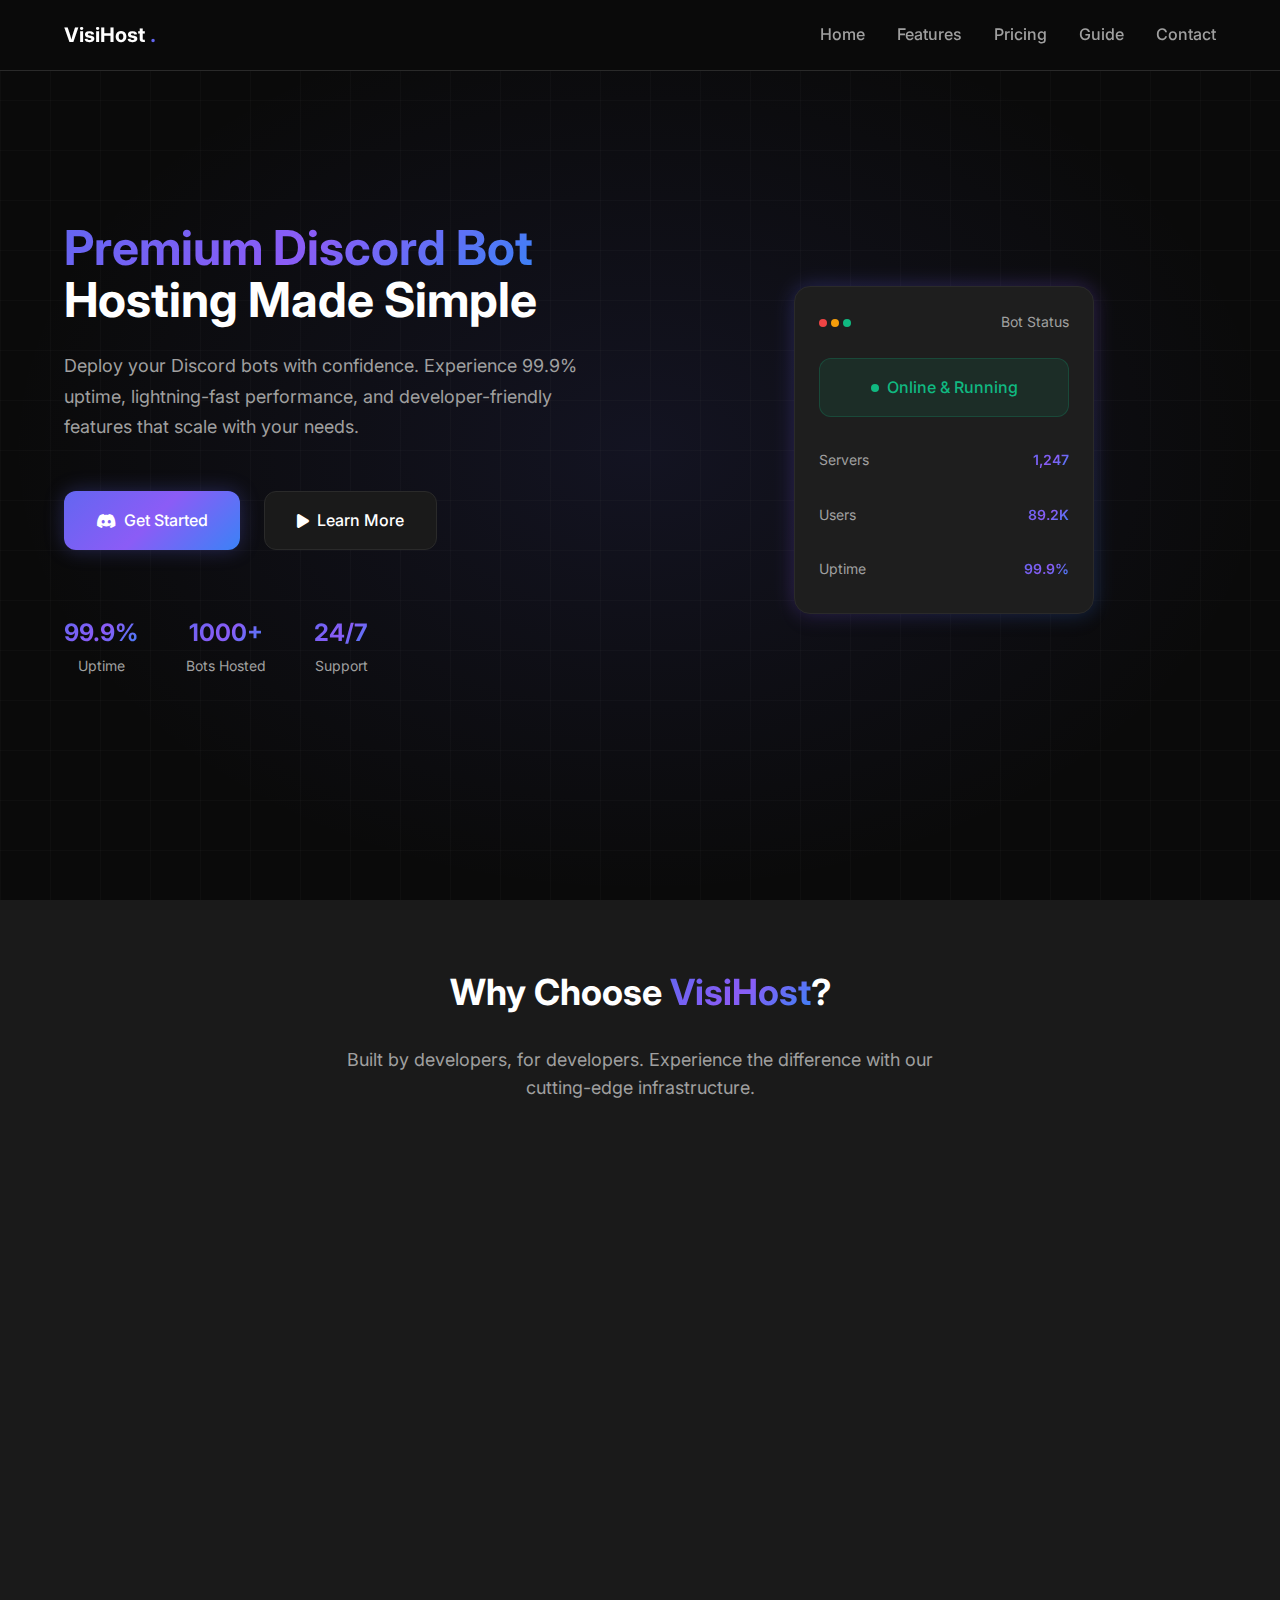
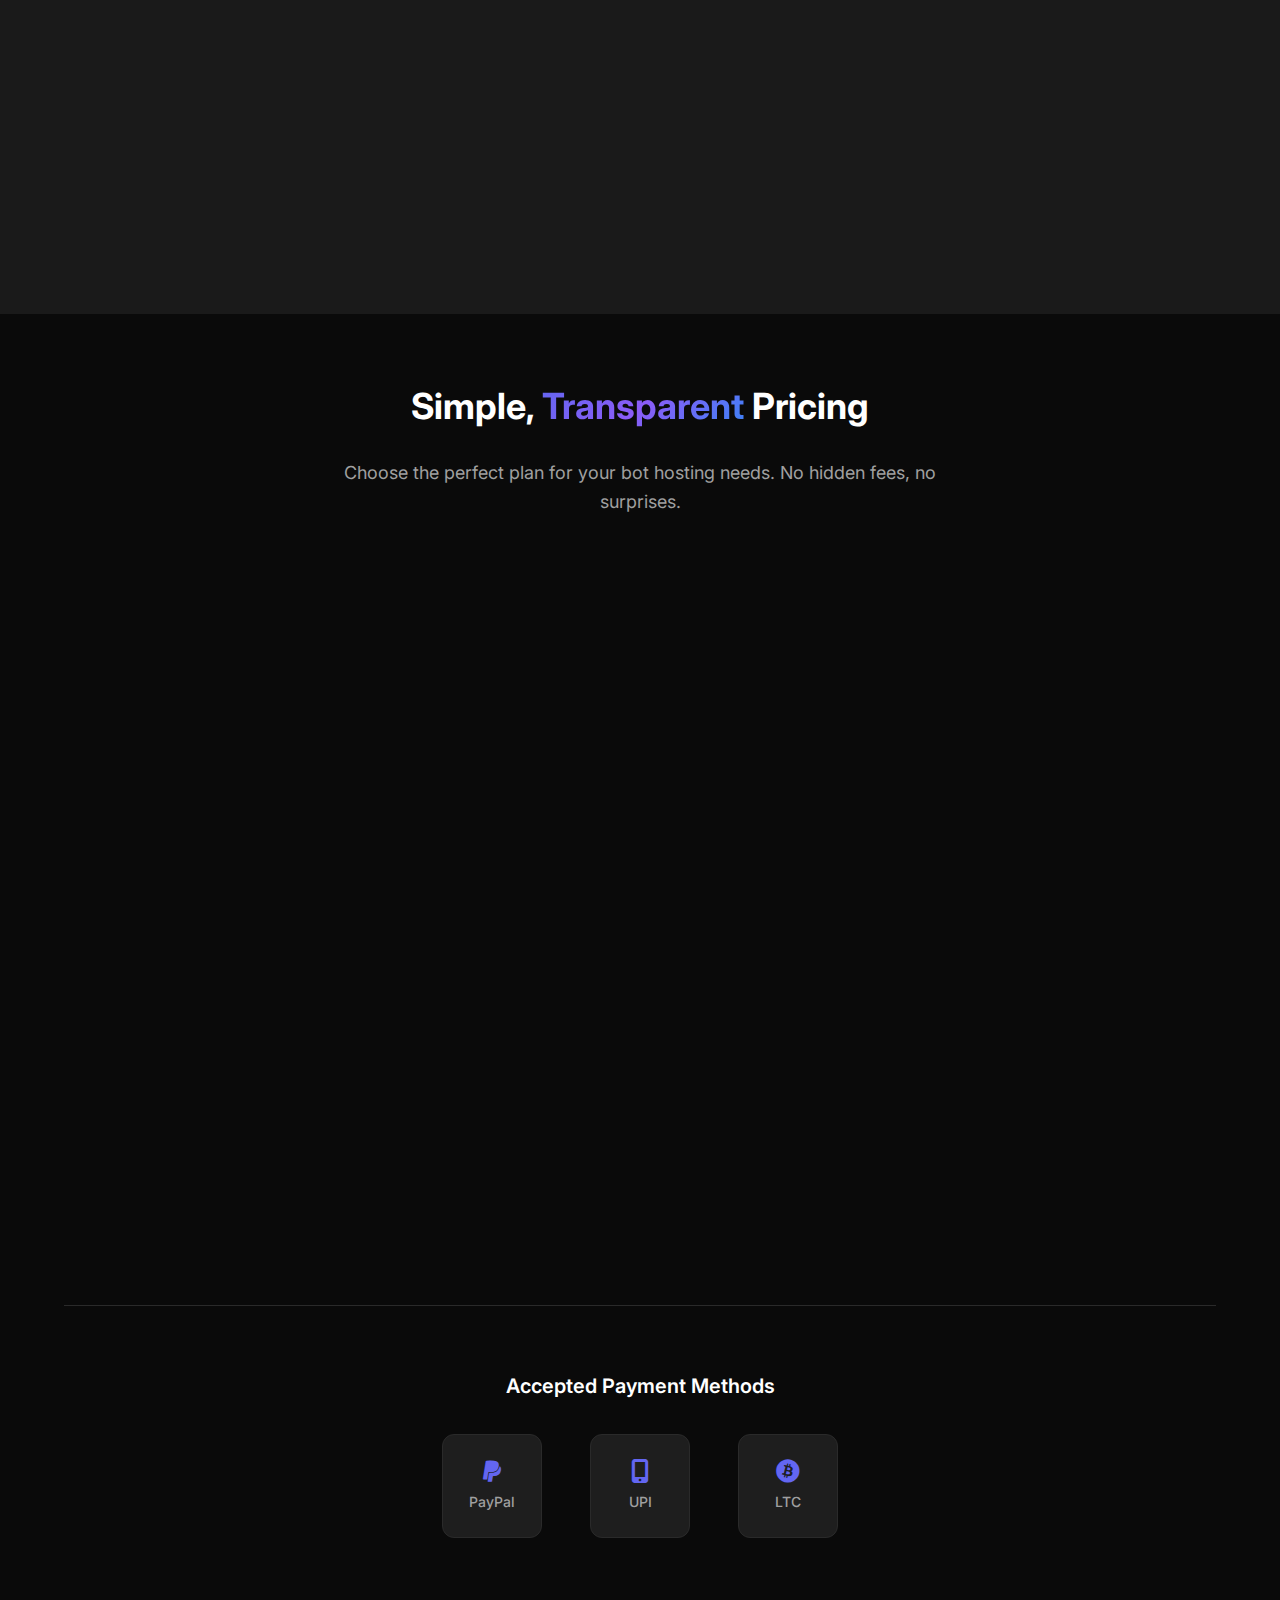
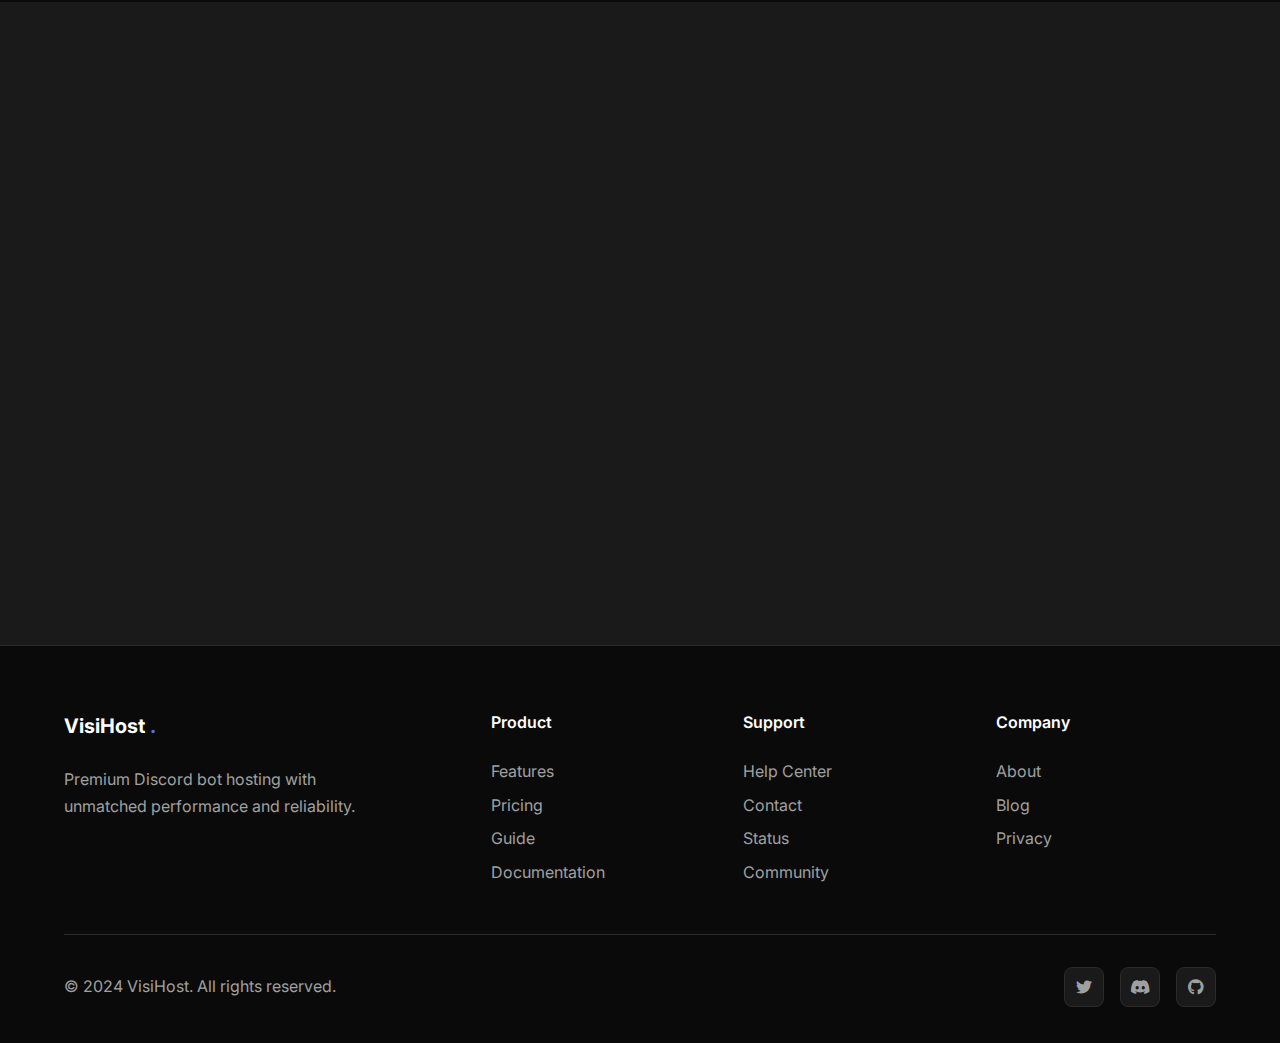
<file: index.html>
<!DOCTYPE html>
<html lang="en">
<head>
    <meta charset="UTF-8">
    <meta name="viewport" content="width=device-width, initial-scale=1.0">
    <title>VisiHost - Premium Discord Bot Hosting</title>
    <meta name="description" content="Professional Discord bot hosting with 99.9% uptime, lightning-fast performance, and developer-friendly features.">
    <link rel="stylesheet" href="styles.css">
    <link href="https://fonts.googleapis.com/css2?family=Inter:wght@300;400;500;600;700&display=swap" rel="stylesheet">
    <link rel="stylesheet" href="https://cdnjs.cloudflare.com/ajax/libs/font-awesome/6.4.0/css/all.min.css">
</head>
<body>
    <!-- Navigation -->
    <nav class="navbar">
        <div class="nav-container">
            <div class="nav-logo">
                <span class="logo-text">VisiHost</span>
                <span class="logo-accent">.</span>
            </div>
            <ul class="nav-menu">
                <li><a href="index.html" class="nav-link">Home</a></li>
                <li><a href="features.html" class="nav-link">Features</a></li>
                <li><a href="pricing.html" class="nav-link">Pricing</a></li>
                <li><a href="guide.html" class="nav-link">Guide</a></li>
                <li><a href="contact.html" class="nav-link">Contact</a></li>
            </ul>
            <div class="hamburger">
                <span></span>
                <span></span>
                <span></span>
            </div>
        </div>
    </nav>

    <!-- Hero Section -->
    <section id="home" class="hero">
        <div class="hero-container">
            <div class="hero-content">
                <h1 class="hero-title">
                    <span class="gradient-text">Premium Discord Bot</span>
                    <br>Hosting Made Simple
                </h1>
                <p class="hero-description">
                    Deploy your Discord bots with confidence. Experience 99.9% uptime,
                    lightning-fast performance, and developer-friendly features that scale with your needs.
                </p>
                <div class="hero-buttons">
                    <a href="https://discord.gg/Vd48FAZCGV" class="btn btn-primary" target="_blank">
                        <i class="fab fa-discord"></i>
                        Get Started
                    </a>
                    <a href="features.html" class="btn btn-secondary">
                        <i class="fas fa-play"></i>
                        Learn More
                    </a>
                </div>
                <div class="hero-stats">
                    <div class="stat">
                        <span class="stat-number">99.9%</span>
                        <span class="stat-label">Uptime</span>
                    </div>
                    <div class="stat">
                        <span class="stat-number">1000+</span>
                        <span class="stat-label">Bots Hosted</span>
                    </div>
                    <div class="stat">
                        <span class="stat-number">24/7</span>
                        <span class="stat-label">Support</span>
                    </div>
                </div>
            </div>
            <div class="hero-visual">
                <div class="floating-card">
                    <div class="card-header">
                        <div class="card-dots">
                            <span></span>
                            <span></span>
                            <span></span>
                        </div>
                        <span class="card-title">Bot Status</span>
                    </div>
                    <div class="card-content">
                        <div class="status-indicator online">
                            <span class="status-dot"></span>
                            <span>Online & Running</span>
                        </div>
                        <div class="bot-info">
                            <div class="info-item">
                                <span class="info-label">Servers</span>
                                <span class="info-value">1,247</span>
                            </div>
                            <div class="info-item">
                                <span class="info-label">Users</span>
                                <span class="info-value">89.2K</span>
                            </div>
                            <div class="info-item">
                                <span class="info-label">Uptime</span>
                                <span class="info-value">99.9%</span>
                            </div>
                        </div>
                    </div>
                </div>
            </div>
        </div>
        <div class="hero-bg">
            <div class="bg-gradient"></div>
            <div class="bg-grid"></div>
        </div>
    </section>

    <!-- Features Section -->
    <section id="features" class="features">
        <div class="container">
            <div class="section-header">
                <h2 class="section-title">Why Choose <span class="gradient-text">VisiHost</span>?</h2>
                <p class="section-description">
                    Built by developers, for developers. Experience the difference with our cutting-edge infrastructure.
                </p>
            </div>
            <div class="features-grid">
                <div class="feature-card">
                    <div class="feature-icon">
                        <i class="fas fa-bolt"></i>
                    </div>
                    <h3 class="feature-title">Lightning Fast</h3>
                    <p class="feature-description">
                        Ultra-low latency hosting with SSD storage and optimized infrastructure for maximum performance.
                    </p>
                </div>
                <div class="feature-card">
                    <div class="feature-icon">
                        <i class="fas fa-shield-alt"></i>
                    </div>
                    <h3 class="feature-title">99.9% Uptime</h3>
                    <p class="feature-description">
                        Reliable hosting with redundant systems and automatic failover to keep your bots online 24/7.
                    </p>
                </div>
                <div class="feature-card">
                    <div class="feature-icon">
                        <i class="fas fa-code"></i>
                    </div>
                    <h3 class="feature-title">Developer Friendly</h3>
                    <p class="feature-description">
                        Easy deployment with Git integration, real-time logs, and comprehensive API access.
                    </p>
                </div>
                <div class="feature-card">
                    <div class="feature-icon">
                        <i class="fas fa-chart-line"></i>
                    </div>
                    <h3 class="feature-title">Auto Scaling</h3>
                    <p class="feature-description">
                        Automatically scale resources based on demand to handle traffic spikes effortlessly.
                    </p>
                </div>
                <div class="feature-card">
                    <div class="feature-icon">
                        <i class="fas fa-headset"></i>
                    </div>
                    <h3 class="feature-title">24/7 Support</h3>
                    <p class="feature-description">
                        Expert support team available around the clock to help with any issues or questions.
                    </p>
                </div>
                <div class="feature-card">
                    <div class="feature-icon">
                        <i class="fas fa-lock"></i>
                    </div>
                    <h3 class="feature-title">Secure & Private</h3>
                    <p class="feature-description">
                        Enterprise-grade security with encrypted connections and isolated environments.
                    </p>
                </div>
            </div>
        </div>
    </section>

    <!-- Pricing Section -->
    <section id="pricing" class="pricing">
        <div class="container">
            <div class="section-header">
                <h2 class="section-title">Simple, <span class="gradient-text">Transparent</span> Pricing</h2>
                <p class="section-description">
                    Choose the perfect plan for your bot hosting needs. No hidden fees, no surprises.
                </p>
            </div>
            <div class="pricing-grid">
                <div class="pricing-card">
                    <div class="pricing-header">
                        <h3 class="pricing-title">Standard</h3>
                        <div class="pricing-price">
                            <span class="price-currency">$</span>
                            <span class="price-amount">0.23</span>
                            <span class="price-period">/month</span>
                        </div>
                        <p class="pricing-description">Perfect for small projects</p>
                    </div>
                    <ul class="pricing-features">
                        <li><i class="fas fa-check"></i> 512MB RAM</li>
                        <li><i class="fas fa-check"></i> 2 Bots</li>
                        <li><i class="fas fa-check"></i> Basic DDoS Protection</li>
                        <li><i class="fas fa-check"></i> Auto-Restart</li>
                    </ul>
                    <a href="https://discord.gg/Vd48FAZCGV" class="btn btn-outline" target="_blank">Get Started</a>
                </div>
                <div class="pricing-card featured">
                    <div class="pricing-badge">Most Popular</div>
                    <div class="pricing-header">
                        <h3 class="pricing-title">Pro</h3>
                        <div class="pricing-price">
                            <span class="price-currency">$</span>
                            <span class="price-amount">0.35</span>
                            <span class="price-period">/month</span>
                        </div>
                        <p class="pricing-description">Ideal for growing communities</p>
                    </div>
                    <ul class="pricing-features">
                        <li><i class="fas fa-check"></i> 1GB RAM</li>
                        <li><i class="fas fa-check"></i> 5 Bots</li>
                        <li><i class="fas fa-check"></i> Priority Support</li>
                        <li><i class="fas fa-check"></i> Custom Domain Support</li>
                        <li><i class="fas fa-check"></i> Full DDoS Protection</li>
                    </ul>
                    <a href="https://discord.gg/Vd48FAZCGV" class="btn btn-primary" target="_blank">Get Started</a>
                </div>
                <div class="pricing-card">
                    <div class="pricing-header">
                        <h3 class="pricing-title">Ultimate</h3>
                        <div class="pricing-price">
                            <span class="price-currency">$</span>
                            <span class="price-amount">0.67</span>
                            <span class="price-period">/month</span>
                        </div>
                        <p class="pricing-description">For power users and enterprises</p>
                    </div>
                    <ul class="pricing-features">
                        <li><i class="fas fa-check"></i> 2GB RAM</li>
                        <li><i class="fas fa-check"></i> Unlimited Bots</li>
                        <li><i class="fas fa-check"></i> Premium Panel Access</li>
                        <li><i class="fas fa-check"></i> Discord Bot Setup Help</li>
                        <li><i class="fas fa-check"></i> Uptime Monitoring & Logs</li>
                    </ul>
                    <a href="https://discord.gg/Vd48FAZCGV" class="btn btn-outline" target="_blank">Get Started</a>
                </div>
            </div>

            <!-- Payment Methods -->
            <div class="payment-methods">
                <h3 class="payment-title">Accepted Payment Methods</h3>
                <div class="payment-icons">
                    <div class="payment-method">
                        <i class="fab fa-paypal"></i>
                        <span>PayPal</span>
                    </div>
                    <div class="payment-method">
                        <i class="fas fa-mobile-alt"></i>
                        <span>UPI</span>
                    </div>
                    <div class="payment-method">
                        <i class="fab fa-bitcoin"></i>
                        <span>LTC</span>
                    </div>
                </div>
            </div>
        </div>
    </section>

    <!-- Contact Section -->
    <section id="contact" class="contact">
        <div class="container">
            <div class="contact-content">
                <div class="contact-info">
                    <h2 class="contact-title">Ready to <span class="gradient-text">Get Started</span>?</h2>
                    <p class="contact-description">
                        Join thousands of developers who trust VisiHost for their Discord bot hosting needs.
                    </p>
                    <div class="contact-features">
                        <div class="contact-feature">
                            <i class="fas fa-rocket"></i>
                            <span>Deploy in minutes</span>
                        </div>
                        <div class="contact-feature">
                            <i class="fas fa-credit-card"></i>
                            <span>No setup fees</span>
                        </div>
                        <div class="contact-feature">
                            <i class="fas fa-undo"></i>
                            <span>30-day money back</span>
                        </div>
                    </div>
                </div>
                <div class="contact-form">
                    <form class="form">
                        <div class="form-group">
                            <input type="text" class="form-input" placeholder="Your Name" required>
                        </div>
                        <div class="form-group">
                            <input type="email" class="form-input" placeholder="Email Address" required>
                        </div>
                        <div class="form-group">
                            <select class="form-input" required>
                                <option value="">Select Plan</option>
                                <option value="standard">Standard - $0.23/month</option>
                                <option value="pro">Pro - $0.35/month</option>
                                <option value="ultimate">Ultimate - $0.67/month</option>
                            </select>
                        </div>
                        <div class="form-group">
                            <textarea class="form-input" placeholder="Tell us about your bot..." rows="4"></textarea>
                        </div>
                        <a href="https://discord.gg/Vd48FAZCGV" class="btn btn-primary btn-full" target="_blank">
                            <i class="fab fa-discord"></i>
                            Start Hosting Today
                        </a>
                    </form>
                </div>
            </div>
        </div>
    </section>

    <!-- Footer -->
    <footer class="footer">
        <div class="container">
            <div class="footer-content">
                <div class="footer-brand">
                    <div class="footer-logo">
                        <span class="logo-text">VisiHost</span>
                        <span class="logo-accent">.</span>
                    </div>
                    <p class="footer-description">
                        Premium Discord bot hosting with unmatched performance and reliability.
                    </p>
                </div>
                <div class="footer-links">
                    <div class="footer-column">
                        <h4 class="footer-title">Product</h4>
                        <ul class="footer-list">
                            <li><a href="features.html">Features</a></li>
                            <li><a href="pricing.html">Pricing</a></li>
                            <li><a href="guide.html">Guide</a></li>
                            <li><a href="documentation.html">Documentation</a></li>
                        </ul>
                    </div>
                    <div class="footer-column">
                        <h4 class="footer-title">Support</h4>
                        <ul class="footer-list">
                            <li><a href="help.html">Help Center</a></li>
                            <li><a href="contact.html">Contact</a></li>
                            <li><a href="status.html">Status</a></li>
                            <li><a href="community.html">Community</a></li>
                        </ul>
                    </div>
                    <div class="footer-column">
                        <h4 class="footer-title">Company</h4>
                        <ul class="footer-list">
                            <li><a href="#">About</a></li>
                            <li><a href="#">Blog</a></li>
                            <li><a href="#">Privacy</a></li>
                        </ul>
                    </div>
                </div>
            </div>
            <div class="footer-bottom">
                <p>&copy; 2024 VisiHost. All rights reserved.</p>
                <div class="footer-social">
                    <a href="#"><i class="fab fa-twitter"></i></a>
                    <a href="https://discord.gg/Vd48FAZCGV" target="_blank"><i class="fab fa-discord"></i></a>
                    <a href="#"><i class="fab fa-github"></i></a>
                </div>
            </div>
        </div>
    </footer>

    <script src="script.js"></script>
</body>
</html>
</file>
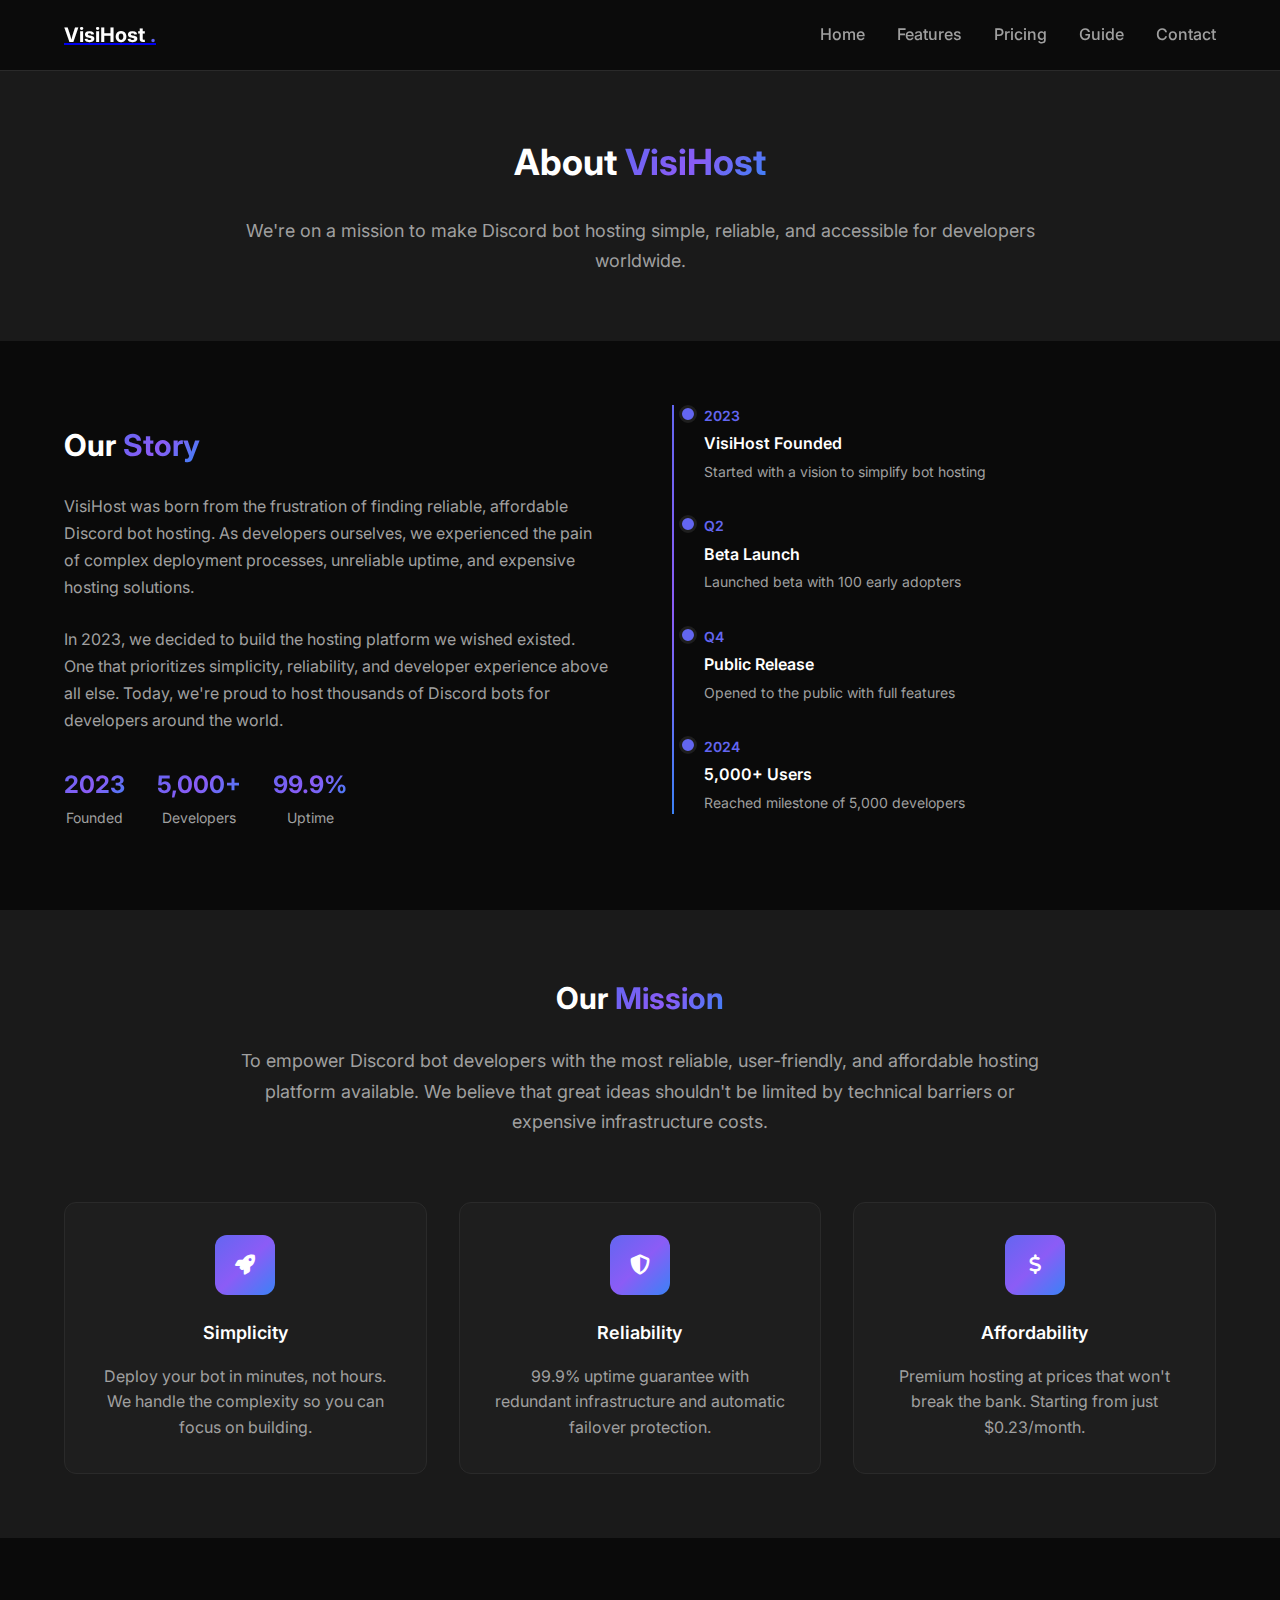
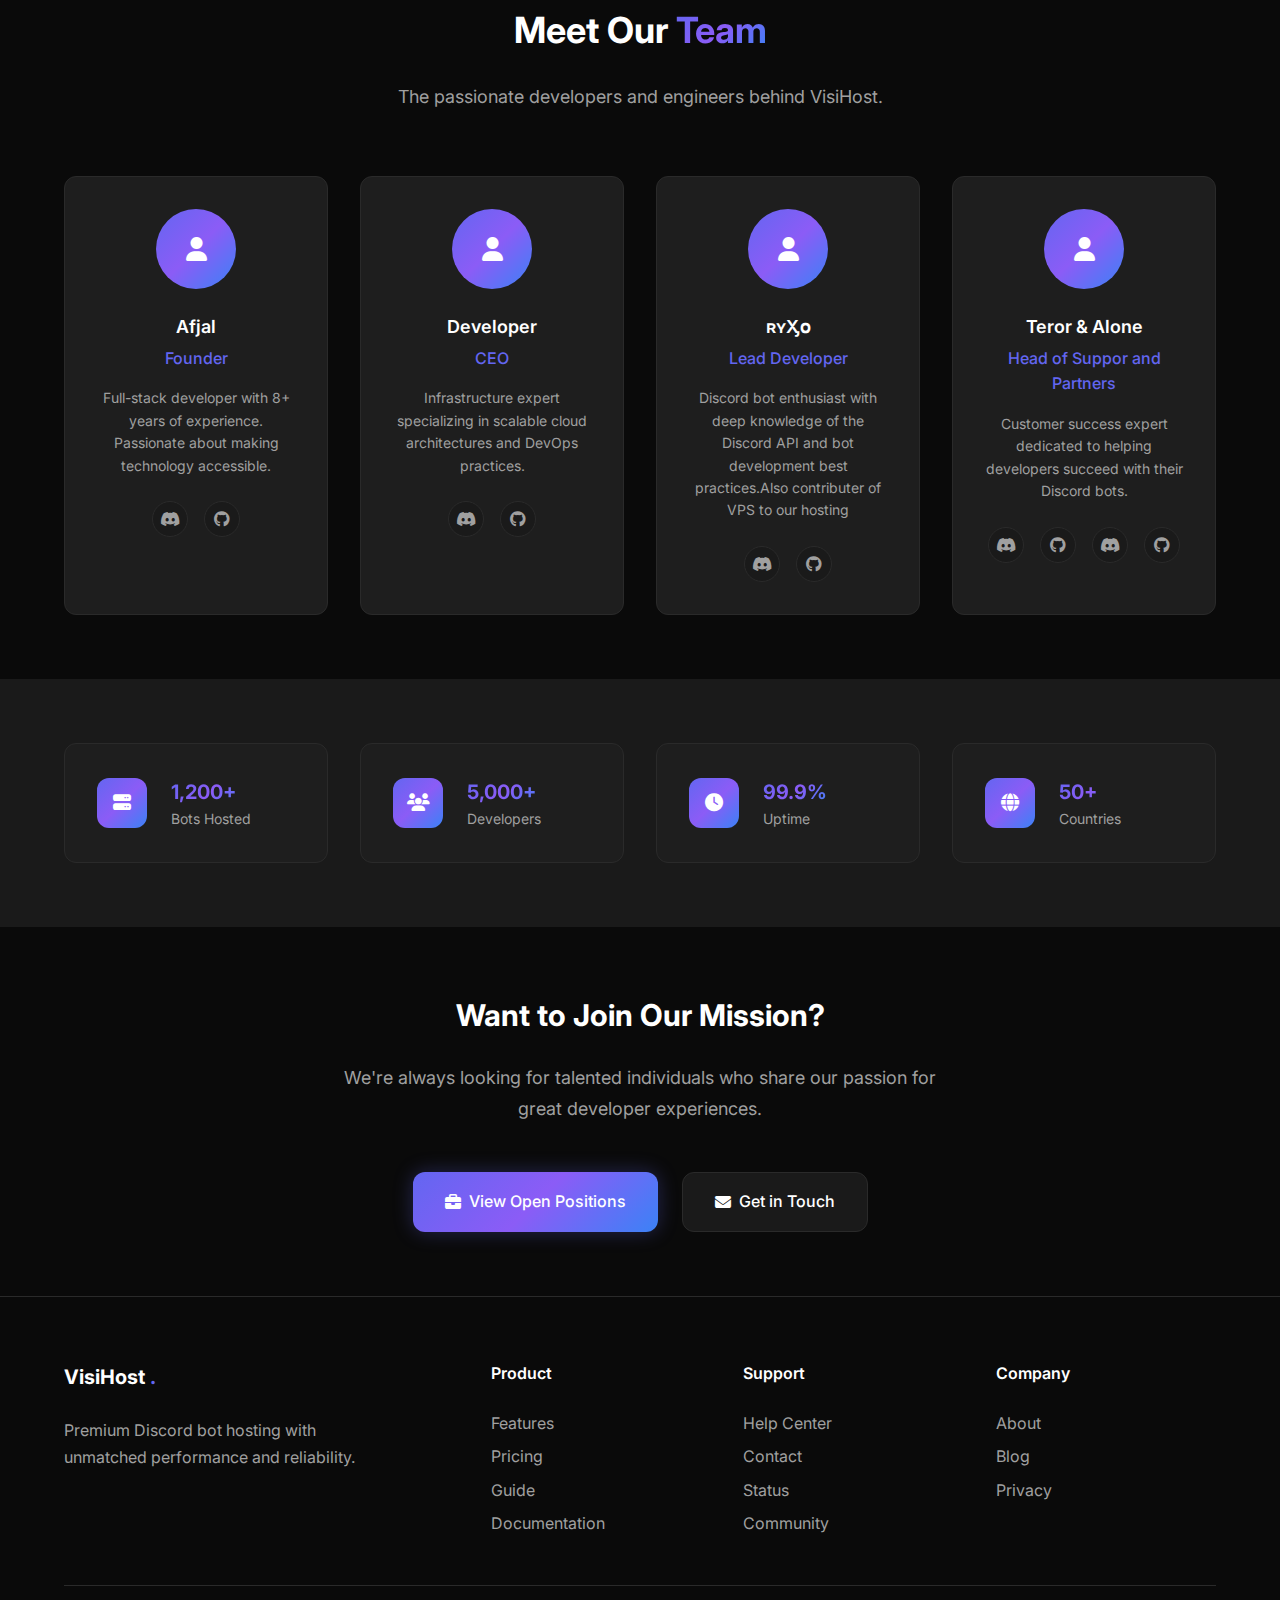
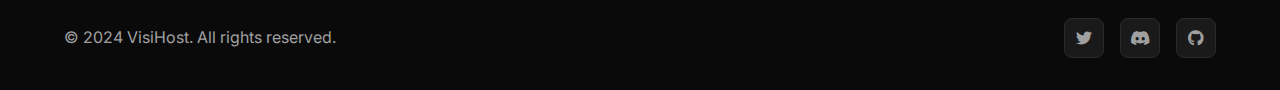
<file: about.html>
<!DOCTYPE html>
<html lang="en">
<head>
    <meta charset="UTF-8">
    <meta name="viewport" content="width=device-width, initial-scale=1.0">
    <title>About Us - VisiHost</title>
    <meta name="description" content="Learn about VisiHost's mission to provide the best Discord bot hosting platform. Meet our team and discover our story.">
    <link rel="stylesheet" href="styles.css">
    <link href="https://fonts.googleapis.com/css2?family=Inter:wght@300;400;500;600;700&display=swap" rel="stylesheet">
    <link rel="stylesheet" href="https://cdnjs.cloudflare.com/ajax/libs/font-awesome/6.4.0/css/all.min.css">
</head>
<body>
    <!-- Navigation -->
    <nav class="navbar">
        <div class="nav-container">
            <div class="nav-logo">
                <a href="index.html">
                    <span class="logo-text">VisiHost</span>
                    <span class="logo-accent">.</span>
                </a>
            </div>
            <ul class="nav-menu">
                <li><a href="index.html" class="nav-link">Home</a></li>
                <li><a href="features.html" class="nav-link">Features</a></li>
                <li><a href="pricing.html" class="nav-link">Pricing</a></li>
                <li><a href="guide.html" class="nav-link">Guide</a></li>
                <li><a href="contact.html" class="nav-link">Contact</a></li>
            </ul>
            <div class="hamburger">
                <span></span>
                <span></span>
                <span></span>
            </div>
        </div>
    </nav>

    <!-- About Header -->
    <section class="page-header">
        <div class="container">
            <div class="page-header-content">
                <h1 class="page-title">
                    About <span class="gradient-text">VisiHost</span>
                </h1>
                <p class="page-description">
                    We're on a mission to make Discord bot hosting simple, reliable, and accessible for developers worldwide.
                </p>
            </div>
        </div>
    </section>

    <!-- Our Story -->
    <section class="our-story">
        <div class="container">
            <div class="story-content">
                <div class="story-text">
                    <h2 class="story-title">Our <span class="gradient-text">Story</span></h2>
                    <p class="story-description">
                        VisiHost was born from the frustration of finding reliable, affordable Discord bot hosting.
                        As developers ourselves, we experienced the pain of complex deployment processes, unreliable
                        uptime, and expensive hosting solutions.
                    </p>
                    <p class="story-description">
                        In 2023, we decided to build the hosting platform we wished existed. One that prioritizes
                        simplicity, reliability, and developer experience above all else. Today, we're proud to host
                        thousands of Discord bots for developers around the world.
                    </p>
                    <div class="story-stats">
                        <div class="stat">
                            <span class="stat-number">2023</span>
                            <span class="stat-label">Founded</span>
                        </div>
                        <div class="stat">
                            <span class="stat-number">5,000+</span>
                            <span class="stat-label">Developers</span>
                        </div>
                        <div class="stat">
                            <span class="stat-number">99.9%</span>
                            <span class="stat-label">Uptime</span>
                        </div>
                    </div>
                </div>
                <div class="story-visual">
                    <div class="timeline">
                        <div class="timeline-item">
                            <div class="timeline-date">2023</div>
                            <div class="timeline-content">
                                <h3 class="timeline-title">VisiHost Founded</h3>
                                <p class="timeline-description">Started with a vision to simplify bot hosting</p>
                            </div>
                        </div>
                        <div class="timeline-item">
                            <div class="timeline-date">Q2</div>
                            <div class="timeline-content">
                                <h3 class="timeline-title">Beta Launch</h3>
                                <p class="timeline-description">Launched beta with 100 early adopters</p>
                            </div>
                        </div>
                        <div class="timeline-item">
                            <div class="timeline-date">Q4</div>
                            <div class="timeline-content">
                                <h3 class="timeline-title">Public Release</h3>
                                <p class="timeline-description">Opened to the public with full features</p>
                            </div>
                        </div>
                        <div class="timeline-item">
                            <div class="timeline-date">2024</div>
                            <div class="timeline-content">
                                <h3 class="timeline-title">5,000+ Users</h3>
                                <p class="timeline-description">Reached milestone of 5,000 developers</p>
                            </div>
                        </div>
                    </div>
                </div>
            </div>
        </div>
    </section>

    <!-- Our Mission -->
    <section class="our-mission">
        <div class="container">
            <div class="mission-content">
                <div class="mission-text">
                    <h2 class="mission-title">Our <span class="gradient-text">Mission</span></h2>
                    <p class="mission-description">
                        To empower Discord bot developers with the most reliable, user-friendly, and affordable
                        hosting platform available. We believe that great ideas shouldn't be limited by technical
                        barriers or expensive infrastructure costs.
                    </p>
                </div>
                <div class="mission-values">
                    <div class="value-card">
                        <div class="value-icon">
                            <i class="fas fa-rocket"></i>
                        </div>
                        <h3 class="value-title">Simplicity</h3>
                        <p class="value-description">
                            Deploy your bot in minutes, not hours. We handle the complexity so you can focus on building.
                        </p>
                    </div>
                    <div class="value-card">
                        <div class="value-icon">
                            <i class="fas fa-shield-alt"></i>
                        </div>
                        <h3 class="value-title">Reliability</h3>
                        <p class="value-description">
                            99.9% uptime guarantee with redundant infrastructure and automatic failover protection.
                        </p>
                    </div>
                    <div class="value-card">
                        <div class="value-icon">
                            <i class="fas fa-dollar-sign"></i>
                        </div>
                        <h3 class="value-title">Affordability</h3>
                        <p class="value-description">
                            Premium hosting at prices that won't break the bank. Starting from just $0.23/month.
                        </p>
                    </div>
                </div>
            </div>
        </div>
    </section>

    <!-- Our Team -->
    <section class="our-team">
        <div class="container">
            <div class="section-header">
                <h2 class="section-title">Meet Our <span class="gradient-text">Team</span></h2>
                <p class="section-description">
                    The passionate developers and engineers behind VisiHost.
                </p>
            </div>

            <div class="team-grid">
                <div class="team-member">
                    <div class="member-avatar">
                        <i class="fas fa-user"></i>
                    </div>
                    <h3 class="member-name">Afjal</h3>
                    <p class="member-role">Founder</p>
                    <p class="member-bio">
                        Full-stack developer with 8+ years of experience. Passionate about making technology accessible.
                    </p>
                    <div class="member-social">
                        <a href="https://discord.com/users/1293144836299558931"><i class="fab fa-discord"></i></a>
                        <a href="https://github.com/visi-host"><i class="fab fa-github"></i></a>
                    </div>
                </div>

                <div class="team-member">
                    <div class="member-avatar">
                        <i class="fas fa-user"></i>
                    </div>
                    <h3 class="member-name">Developer </h3>
                    <p class="member-role">CEO</p>
                    <p class="member-bio">
                        Infrastructure expert specializing in scalable cloud architectures and DevOps practices.
                    </p>
                    <div class="member-social">
                        <a href="https://discord.com/users/1281978348624674899"><i class="fab fa-discord"></i></a>
                        <a href="https://github.com/visi-host"><i class="fab fa-github"></i></a>
                    </div>
                </div>

                <div class="team-member">
                    <div class="member-avatar">
                        <i class="fas fa-user"></i>
                    </div>
                    <h3 class="member-name">ʀʏӼօ</h3>
                    <p class="member-role">Lead Developer</p>
                    <p class="member-bio">
                        Discord bot enthusiast with deep knowledge of the Discord API and bot development best practices.Also contributer of VPS to our hosting
                    </p>
                    <div class="member-social">
                        <a href="https://discord.com/users/648976207660187659"><i class="fab fa-discord"></i></a>
                        <a href="https://github.com/visi-host"><i class="fab fa-github"></i></a>
                    </div>
                </div>

                <div class="team-member">
                    <div class="member-avatar">
                        <i class="fas fa-user"></i>
                    </div>
                    <h3 class="member-name">Teror & Alone</h3>
                    <p class="member-role">Head of Suppor and Partners</p>
                    <p class="member-bio">
                        Customer success expert dedicated to helping developers succeed with their Discord bots.
                    </p>
                    <div class="member-social">
                        <a href="https://discord.com/users/1202830963034296360"><i class="fab fa-discord"></i></a>
                        <a href="https://github.com/vickyhubhai"><i class="fab fa-github"></i></a>
                        <a href="https://discord.com/users/984409270344908872"><i class="fab fa-discord"></i></a>
                        <a href="#"><i class="fab fa-github"></i></a>
                    </div>
                </div>
            </div>
        </div>
    </section>

    <!-- Company Stats -->
    <section class="company-stats">
        <div class="container">
            <div class="stats-grid">
                <div class="stat-card">
                    <div class="stat-icon">
                        <i class="fas fa-server"></i>
                    </div>
                    <div class="stat-content">
                        <span class="stat-number">1,200+</span>
                        <span class="stat-label">Bots Hosted</span>
                    </div>
                </div>

                <div class="stat-card">
                    <div class="stat-icon">
                        <i class="fas fa-users"></i>
                    </div>
                    <div class="stat-content">
                        <span class="stat-number">5,000+</span>
                        <span class="stat-label">Developers</span>
                    </div>
                </div>

                <div class="stat-card">
                    <div class="stat-icon">
                        <i class="fas fa-clock"></i>
                    </div>
                    <div class="stat-content">
                        <span class="stat-number">99.9%</span>
                        <span class="stat-label">Uptime</span>
                    </div>
                </div>

                <div class="stat-card">
                    <div class="stat-icon">
                        <i class="fas fa-globe"></i>
                    </div>
                    <div class="stat-content">
                        <span class="stat-number">50+</span>
                        <span class="stat-label">Countries</span>
                    </div>
                </div>
            </div>
        </div>
    </section>

    <!-- Join Us -->
    <section class="join-us">
        <div class="container">
            <div class="join-content">
                <h2 class="join-title">Want to Join Our Mission?</h2>
                <p class="join-description">
                    We're always looking for talented individuals who share our passion for great developer experiences.
                </p>
                <div class="join-buttons">
                    <a href="careers.html" class="btn btn-primary">
                        <i class="fas fa-briefcase"></i>
                        View Open Positions
                    </a>
                    <a href="contact.html" class="btn btn-secondary">
                        <i class="fas fa-envelope"></i>
                        Get in Touch
                    </a>
                </div>
            </div>
        </div>
    </section>

    <!-- Footer -->
    <footer class="footer">
        <div class="container">
            <div class="footer-content">
                <div class="footer-brand">
                    <div class="footer-logo">
                        <span class="logo-text">VisiHost</span>
                        <span class="logo-accent">.</span>
                    </div>
                    <p class="footer-description">
                        Premium Discord bot hosting with unmatched performance and reliability.
                    </p>
                </div>
                <div class="footer-links">
                    <div class="footer-column">
                        <h4 class="footer-title">Product</h4>
                        <ul class="footer-list">
                            <li><a href="features.html">Features</a></li>
                            <li><a href="pricing.html">Pricing</a></li>
                            <li><a href="guide.html">Guide</a></li>
                            <li><a href="documentation.html">Documentation</a></li>
                        </ul>
                    </div>
                    <div class="footer-column">
                        <h4 class="footer-title">Support</h4>
                        <ul class="footer-list">
                            <li><a href="help.html">Help Center</a></li>
                            <li><a href="contact.html">Contact</a></li>
                            <li><a href="status.html">Status</a></li>
                            <li><a href="community.html">Community</a></li>
                        </ul>
                    </div>
                    <div class="footer-column">
                        <h4 class="footer-title">Company</h4>
                        <ul class="footer-list">
                            <li><a href="about.html">About</a></li>
                            <li><a href="blog.html">Blog</a></li>
                            <li><a href="privacy.html">Privacy</a></li>
                        </ul>
                    </div>
                </div>
            </div>
            <div class="footer-bottom">
                <p>&copy; 2024 VisiHost. All rights reserved.</p>
                <div class="footer-social">
                    <a href="#"><i class="fab fa-twitter"></i></a>
                    <a href="https://discord.gg/Vd48FAZCGV" target="_blank"><i class="fab fa-discord"></i></a>
                    <a href="#"><i class="fab fa-github"></i></a>
                </div>
            </div>
        </div>
    </footer>

    <script src="script.js"></script>
</body>
</html>
</file>
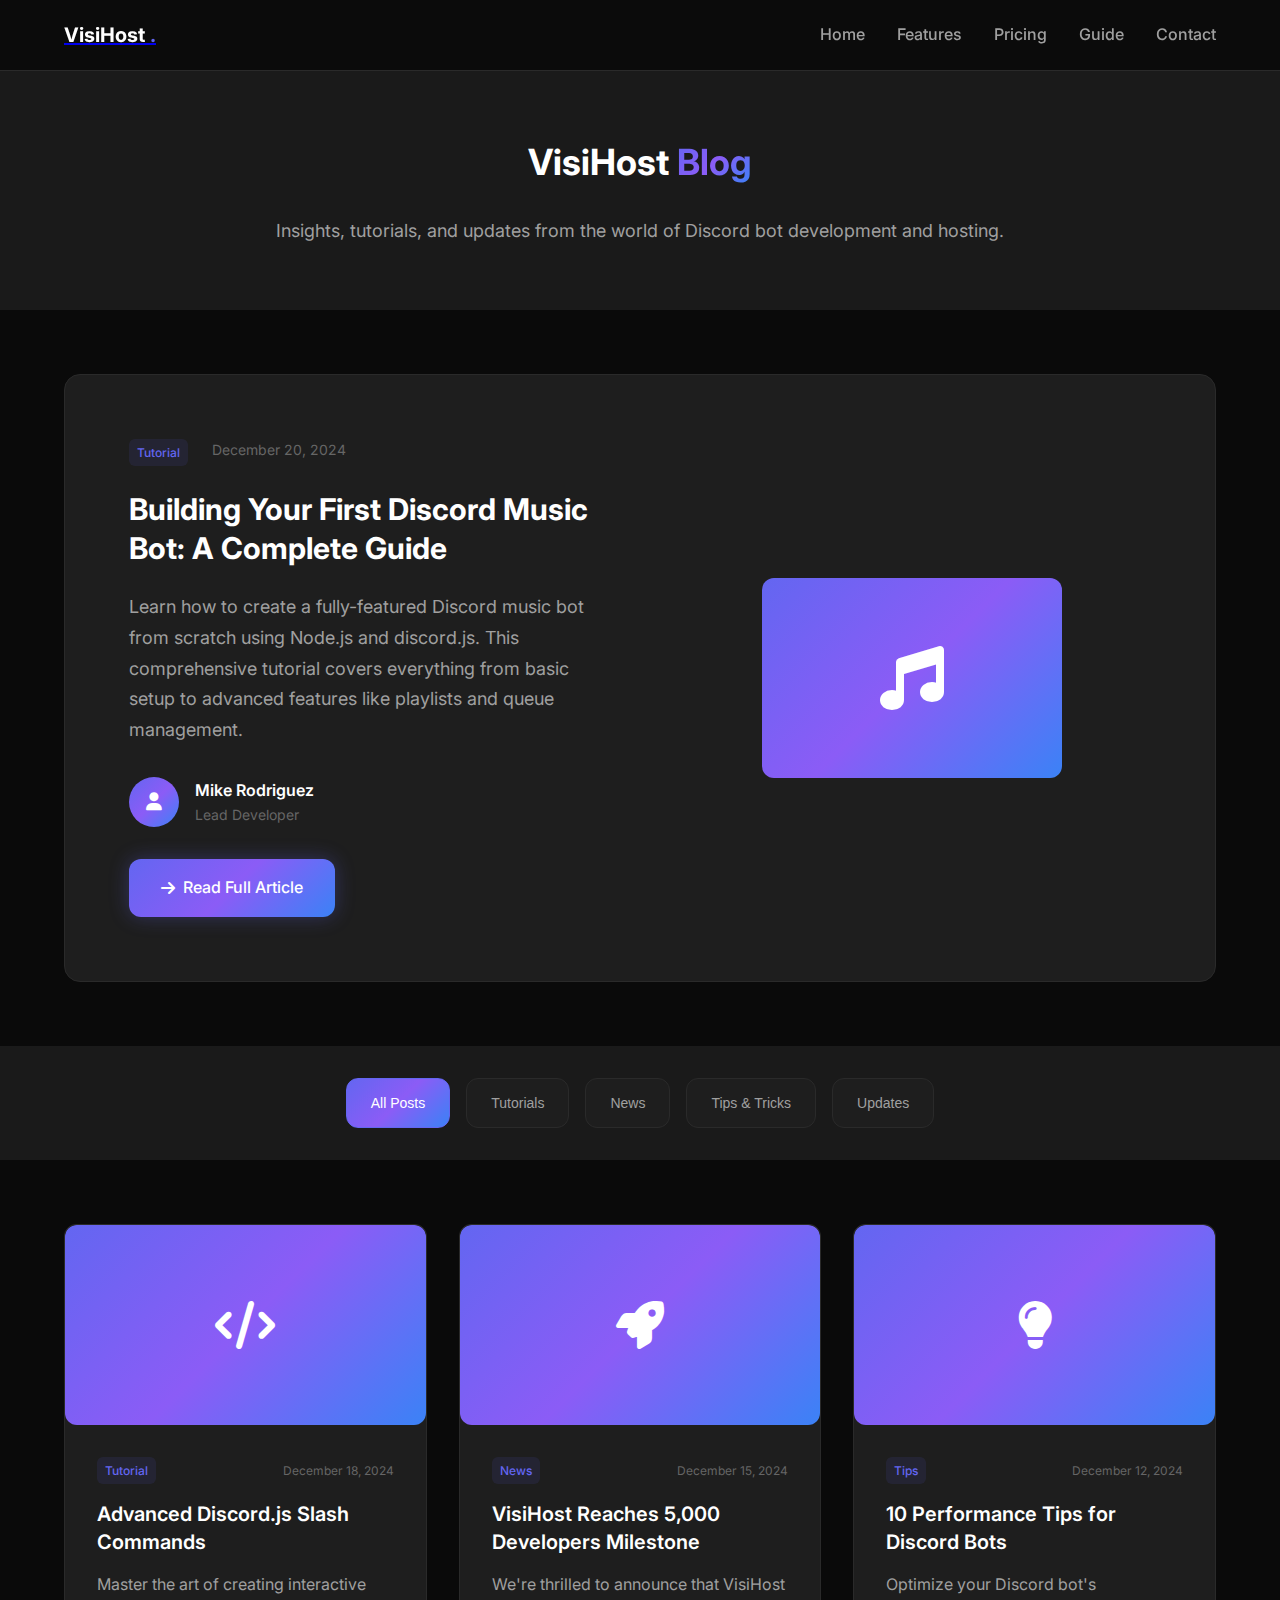
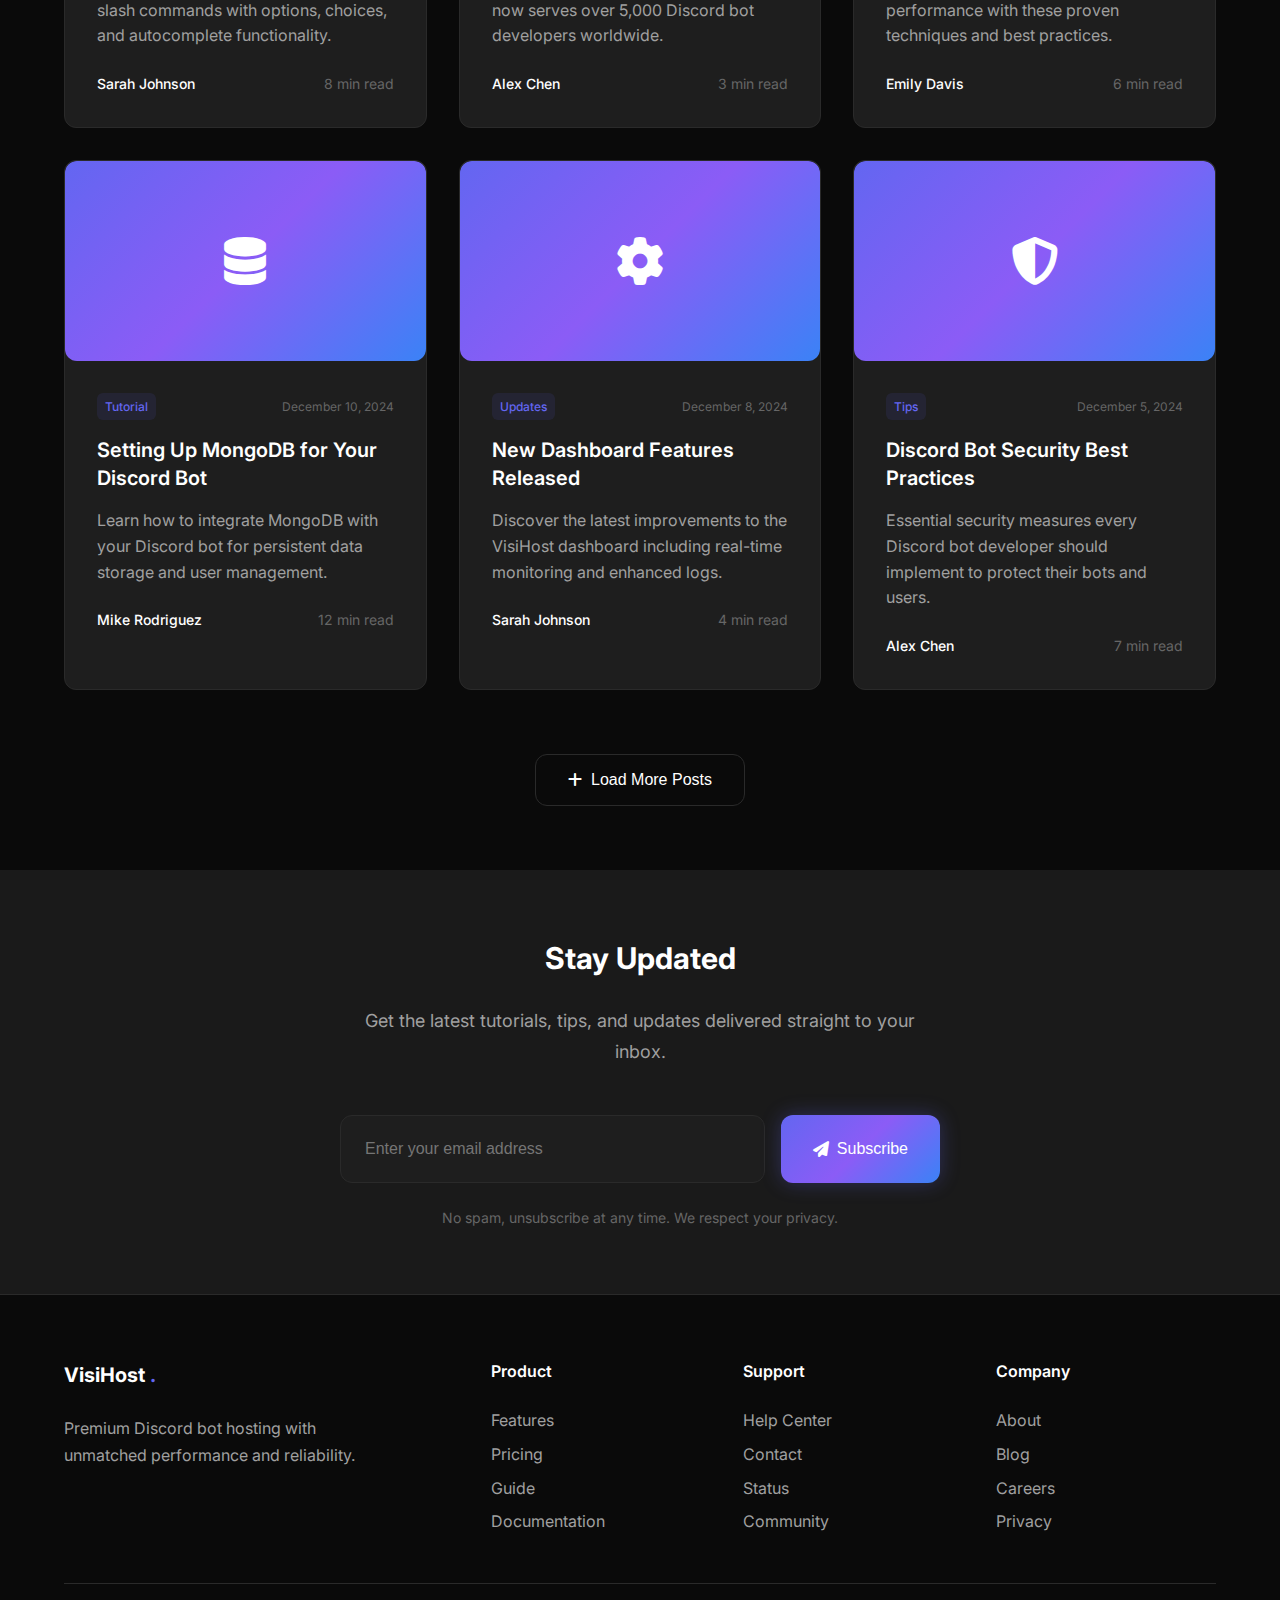
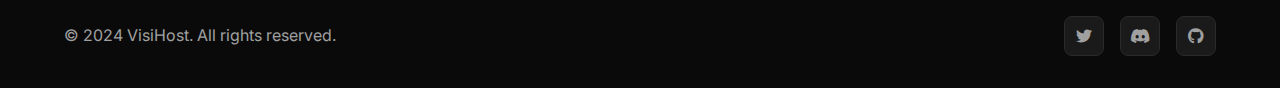
<file: blog.html>
<!DOCTYPE html>
<html lang="en">
<head>
    <meta charset="UTF-8">
    <meta name="viewport" content="width=device-width, initial-scale=1.0">
    <title>Blog - VisiHost</title>
    <meta name="description" content="Stay updated with the latest news, tutorials, and insights about Discord bot development and hosting from the VisiHost team.">
    <link rel="stylesheet" href="styles.css">
    <link href="https://fonts.googleapis.com/css2?family=Inter:wght@300;400;500;600;700&display=swap" rel="stylesheet">
    <link rel="stylesheet" href="https://cdnjs.cloudflare.com/ajax/libs/font-awesome/6.4.0/css/all.min.css">
</head>
<body>
    <!-- Navigation -->
    <nav class="navbar">
        <div class="nav-container">
            <div class="nav-logo">
                <a href="index.html">
                    <span class="logo-text">VisiHost</span>
                    <span class="logo-accent">.</span>
                </a>
            </div>
            <ul class="nav-menu">
                <li><a href="index.html" class="nav-link">Home</a></li>
                <li><a href="features.html" class="nav-link">Features</a></li>
                <li><a href="pricing.html" class="nav-link">Pricing</a></li>
                <li><a href="guide.html" class="nav-link">Guide</a></li>
                <li><a href="contact.html" class="nav-link">Contact</a></li>
            </ul>
            <div class="hamburger">
                <span></span>
                <span></span>
                <span></span>
            </div>
        </div>
    </nav>

    <!-- Blog Header -->
    <section class="page-header">
        <div class="container">
            <div class="page-header-content">
                <h1 class="page-title">
                    VisiHost <span class="gradient-text">Blog</span>
                </h1>
                <p class="page-description">
                    Insights, tutorials, and updates from the world of Discord bot development and hosting.
                </p>
            </div>
        </div>
    </section>

    <!-- Featured Post -->
    <section class="featured-post">
        <div class="container">
            <article class="featured-article">
                <div class="featured-content">
                    <div class="featured-meta">
                        <span class="featured-category">Tutorial</span>
                        <span class="featured-date">December 20, 2024</span>
                    </div>
                    <h2 class="featured-title">Building Your First Discord Music Bot: A Complete Guide</h2>
                    <p class="featured-excerpt">
                        Learn how to create a fully-featured Discord music bot from scratch using Node.js and discord.js. 
                        This comprehensive tutorial covers everything from basic setup to advanced features like playlists and queue management.
                    </p>
                    <div class="featured-author">
                        <div class="author-avatar">
                            <i class="fas fa-user"></i>
                        </div>
                        <div class="author-info">
                            <span class="author-name">Mike Rodriguez</span>
                            <span class="author-role">Lead Developer</span>
                        </div>
                    </div>
                    <a href="#" class="btn btn-primary">
                        <i class="fas fa-arrow-right"></i>
                        Read Full Article
                    </a>
                </div>
                <div class="featured-image">
                    <div class="image-placeholder">
                        <i class="fas fa-music"></i>
                    </div>
                </div>
            </article>
        </div>
    </section>

    <!-- Blog Categories -->
    <section class="blog-categories">
        <div class="container">
            <div class="categories-filter">
                <button class="category-btn active" data-category="all">All Posts</button>
                <button class="category-btn" data-category="tutorials">Tutorials</button>
                <button class="category-btn" data-category="news">News</button>
                <button class="category-btn" data-category="tips">Tips & Tricks</button>
                <button class="category-btn" data-category="updates">Updates</button>
            </div>
        </div>
    </section>

    <!-- Blog Posts -->
    <section class="blog-posts">
        <div class="container">
            <div class="posts-grid">
                <article class="post-card" data-category="tutorials">
                    <div class="post-image">
                        <div class="image-placeholder">
                            <i class="fas fa-code"></i>
                        </div>
                    </div>
                    <div class="post-content">
                        <div class="post-meta">
                            <span class="post-category">Tutorial</span>
                            <span class="post-date">December 18, 2024</span>
                        </div>
                        <h3 class="post-title">Advanced Discord.js Slash Commands</h3>
                        <p class="post-excerpt">
                            Master the art of creating interactive slash commands with options, choices, and autocomplete functionality.
                        </p>
                        <div class="post-author">
                            <span class="author-name">Sarah Johnson</span>
                            <span class="read-time">8 min read</span>
                        </div>
                    </div>
                </article>

                <article class="post-card" data-category="news">
                    <div class="post-image">
                        <div class="image-placeholder">
                            <i class="fas fa-rocket"></i>
                        </div>
                    </div>
                    <div class="post-content">
                        <div class="post-meta">
                            <span class="post-category">News</span>
                            <span class="post-date">December 15, 2024</span>
                        </div>
                        <h3 class="post-title">VisiHost Reaches 5,000 Developers Milestone</h3>
                        <p class="post-excerpt">
                            We're thrilled to announce that VisiHost now serves over 5,000 Discord bot developers worldwide.
                        </p>
                        <div class="post-author">
                            <span class="author-name">Alex Chen</span>
                            <span class="read-time">3 min read</span>
                        </div>
                    </div>
                </article>

                <article class="post-card" data-category="tips">
                    <div class="post-image">
                        <div class="image-placeholder">
                            <i class="fas fa-lightbulb"></i>
                        </div>
                    </div>
                    <div class="post-content">
                        <div class="post-meta">
                            <span class="post-category">Tips</span>
                            <span class="post-date">December 12, 2024</span>
                        </div>
                        <h3 class="post-title">10 Performance Tips for Discord Bots</h3>
                        <p class="post-excerpt">
                            Optimize your Discord bot's performance with these proven techniques and best practices.
                        </p>
                        <div class="post-author">
                            <span class="author-name">Emily Davis</span>
                            <span class="read-time">6 min read</span>
                        </div>
                    </div>
                </article>

                <article class="post-card" data-category="tutorials">
                    <div class="post-image">
                        <div class="image-placeholder">
                            <i class="fas fa-database"></i>
                        </div>
                    </div>
                    <div class="post-content">
                        <div class="post-meta">
                            <span class="post-category">Tutorial</span>
                            <span class="post-date">December 10, 2024</span>
                        </div>
                        <h3 class="post-title">Setting Up MongoDB for Your Discord Bot</h3>
                        <p class="post-excerpt">
                            Learn how to integrate MongoDB with your Discord bot for persistent data storage and user management.
                        </p>
                        <div class="post-author">
                            <span class="author-name">Mike Rodriguez</span>
                            <span class="read-time">12 min read</span>
                        </div>
                    </div>
                </article>

                <article class="post-card" data-category="updates">
                    <div class="post-image">
                        <div class="image-placeholder">
                            <i class="fas fa-cog"></i>
                        </div>
                    </div>
                    <div class="post-content">
                        <div class="post-meta">
                            <span class="post-category">Updates</span>
                            <span class="post-date">December 8, 2024</span>
                        </div>
                        <h3 class="post-title">New Dashboard Features Released</h3>
                        <p class="post-excerpt">
                            Discover the latest improvements to the VisiHost dashboard including real-time monitoring and enhanced logs.
                        </p>
                        <div class="post-author">
                            <span class="author-name">Sarah Johnson</span>
                            <span class="read-time">4 min read</span>
                        </div>
                    </div>
                </article>

                <article class="post-card" data-category="tips">
                    <div class="post-image">
                        <div class="image-placeholder">
                            <i class="fas fa-shield-alt"></i>
                        </div>
                    </div>
                    <div class="post-content">
                        <div class="post-meta">
                            <span class="post-category">Tips</span>
                            <span class="post-date">December 5, 2024</span>
                        </div>
                        <h3 class="post-title">Discord Bot Security Best Practices</h3>
                        <p class="post-excerpt">
                            Essential security measures every Discord bot developer should implement to protect their bots and users.
                        </p>
                        <div class="post-author">
                            <span class="author-name">Alex Chen</span>
                            <span class="read-time">7 min read</span>
                        </div>
                    </div>
                </article>
            </div>

            <!-- Load More -->
            <div class="load-more">
                <button class="btn btn-outline">
                    <i class="fas fa-plus"></i>
                    Load More Posts
                </button>
            </div>
        </div>
    </section>

    <!-- Newsletter Signup -->
    <section class="newsletter-signup">
        <div class="container">
            <div class="newsletter-content">
                <h2 class="newsletter-title">Stay Updated</h2>
                <p class="newsletter-description">
                    Get the latest tutorials, tips, and updates delivered straight to your inbox.
                </p>
                <form class="newsletter-form">
                    <input type="email" class="newsletter-input" placeholder="Enter your email address" required>
                    <button type="submit" class="btn btn-primary">
                        <i class="fas fa-paper-plane"></i>
                        Subscribe
                    </button>
                </form>
                <p class="newsletter-note">
                    No spam, unsubscribe at any time. We respect your privacy.
                </p>
            </div>
        </div>
    </section>

    <!-- Footer -->
    <footer class="footer">
        <div class="container">
            <div class="footer-content">
                <div class="footer-brand">
                    <div class="footer-logo">
                        <span class="logo-text">VisiHost</span>
                        <span class="logo-accent">.</span>
                    </div>
                    <p class="footer-description">
                        Premium Discord bot hosting with unmatched performance and reliability.
                    </p>
                </div>
                <div class="footer-links">
                    <div class="footer-column">
                        <h4 class="footer-title">Product</h4>
                        <ul class="footer-list">
                            <li><a href="features.html">Features</a></li>
                            <li><a href="pricing.html">Pricing</a></li>
                            <li><a href="guide.html">Guide</a></li>
                            <li><a href="documentation.html">Documentation</a></li>
                        </ul>
                    </div>
                    <div class="footer-column">
                        <h4 class="footer-title">Support</h4>
                        <ul class="footer-list">
                            <li><a href="help.html">Help Center</a></li>
                            <li><a href="contact.html">Contact</a></li>
                            <li><a href="status.html">Status</a></li>
                            <li><a href="community.html">Community</a></li>
                        </ul>
                    </div>
                    <div class="footer-column">
                        <h4 class="footer-title">Company</h4>
                        <ul class="footer-list">
                            <li><a href="about.html">About</a></li>
                            <li><a href="blog.html">Blog</a></li>
                            <li><a href="careers.html">Careers</a></li>
                            <li><a href="privacy.html">Privacy</a></li>
                        </ul>
                    </div>
                </div>
            </div>
            <div class="footer-bottom">
                <p>&copy; 2024 VisiHost. All rights reserved.</p>
                <div class="footer-social">
                    <a href="#"><i class="fab fa-twitter"></i></a>
                    <a href="#"><i class="fab fa-discord"></i></a>
                    <a href="#"><i class="fab fa-github"></i></a>
                </div>
            </div>
        </div>
    </footer>

    <script src="script.js"></script>
    <script>
        // Blog category filtering
        document.addEventListener('DOMContentLoaded', function() {
            const categoryBtns = document.querySelectorAll('.category-btn');
            const postCards = document.querySelectorAll('.post-card');

            categoryBtns.forEach(btn => {
                btn.addEventListener('click', () => {
                    const category = btn.getAttribute('data-category');
                    
                    // Update active button
                    categoryBtns.forEach(b => b.classList.remove('active'));
                    btn.classList.add('active');
                    
                    // Filter posts
                    postCards.forEach(card => {
                        if (category === 'all' || card.getAttribute('data-category') === category) {
                            card.style.display = 'block';
                        } else {
                            card.style.display = 'none';
                        }
                    });
                });
            });
        });
    </script>
</body>
</html>
</file>
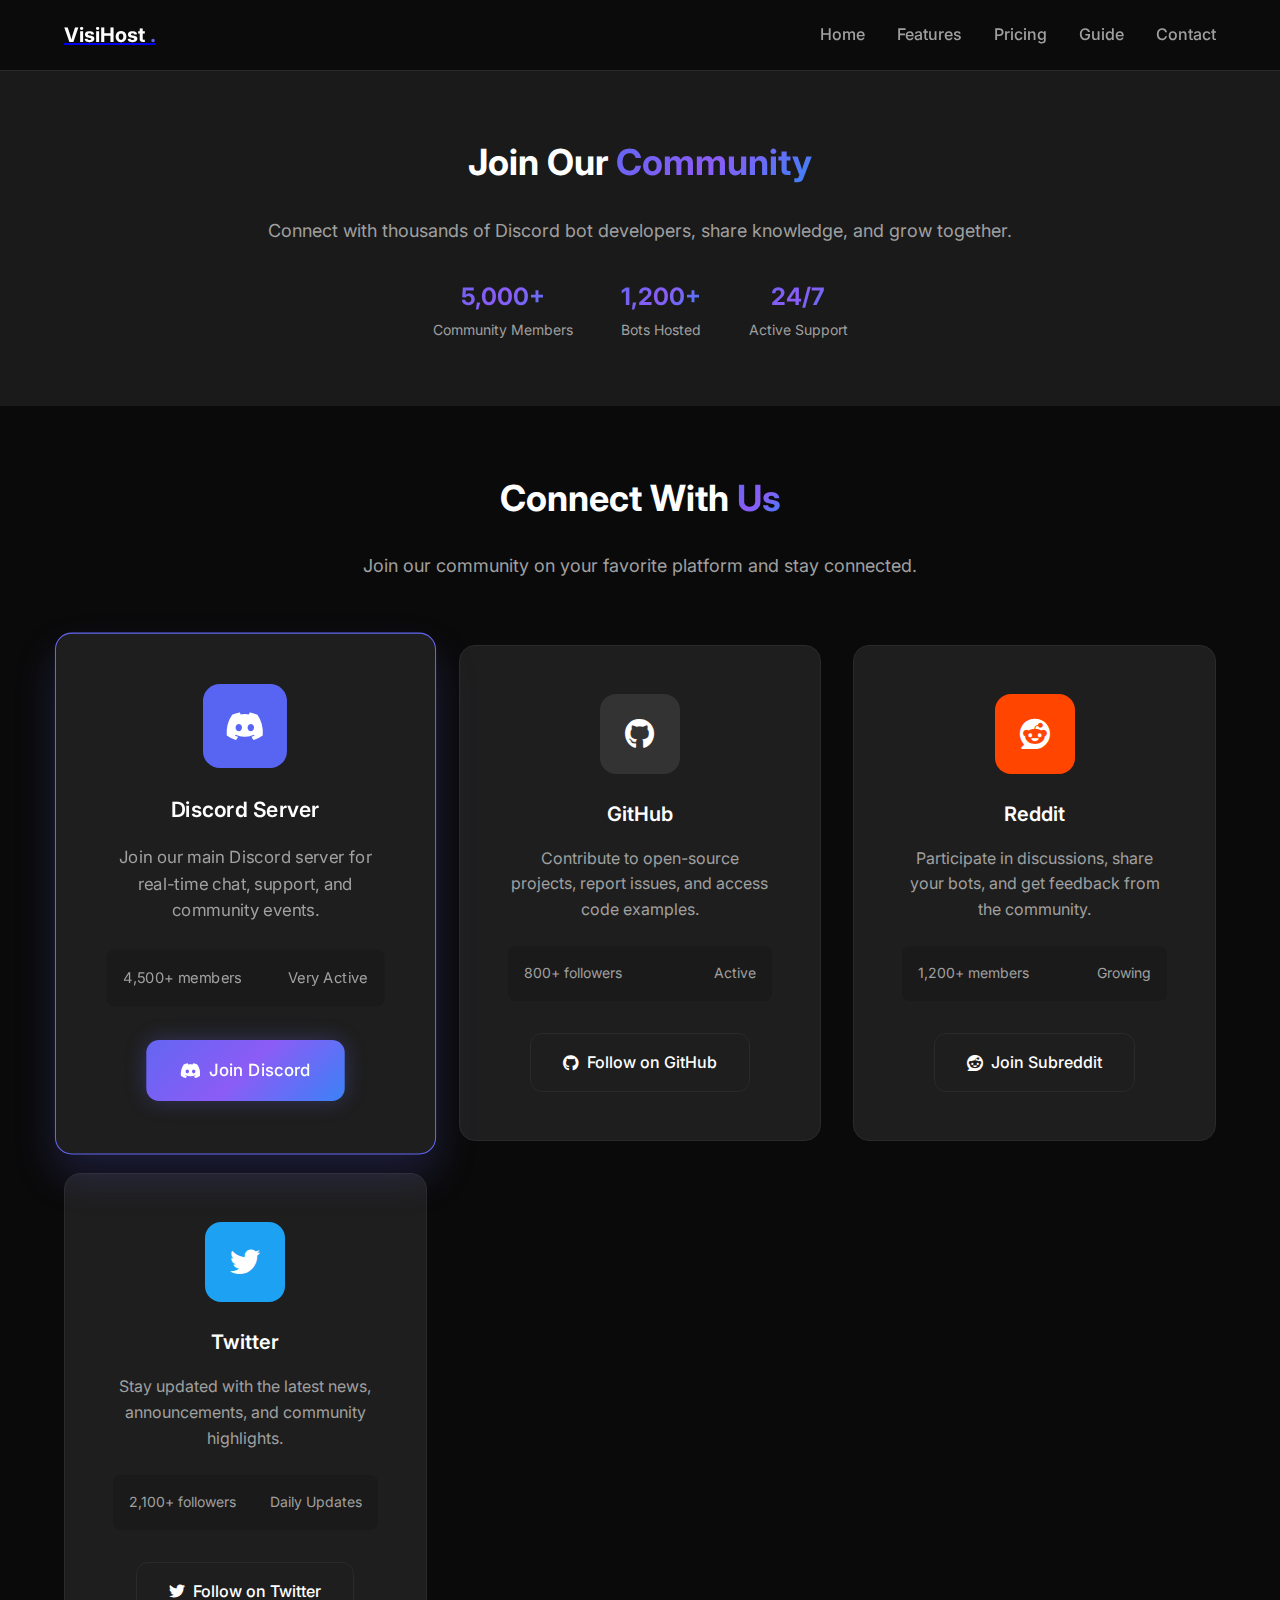
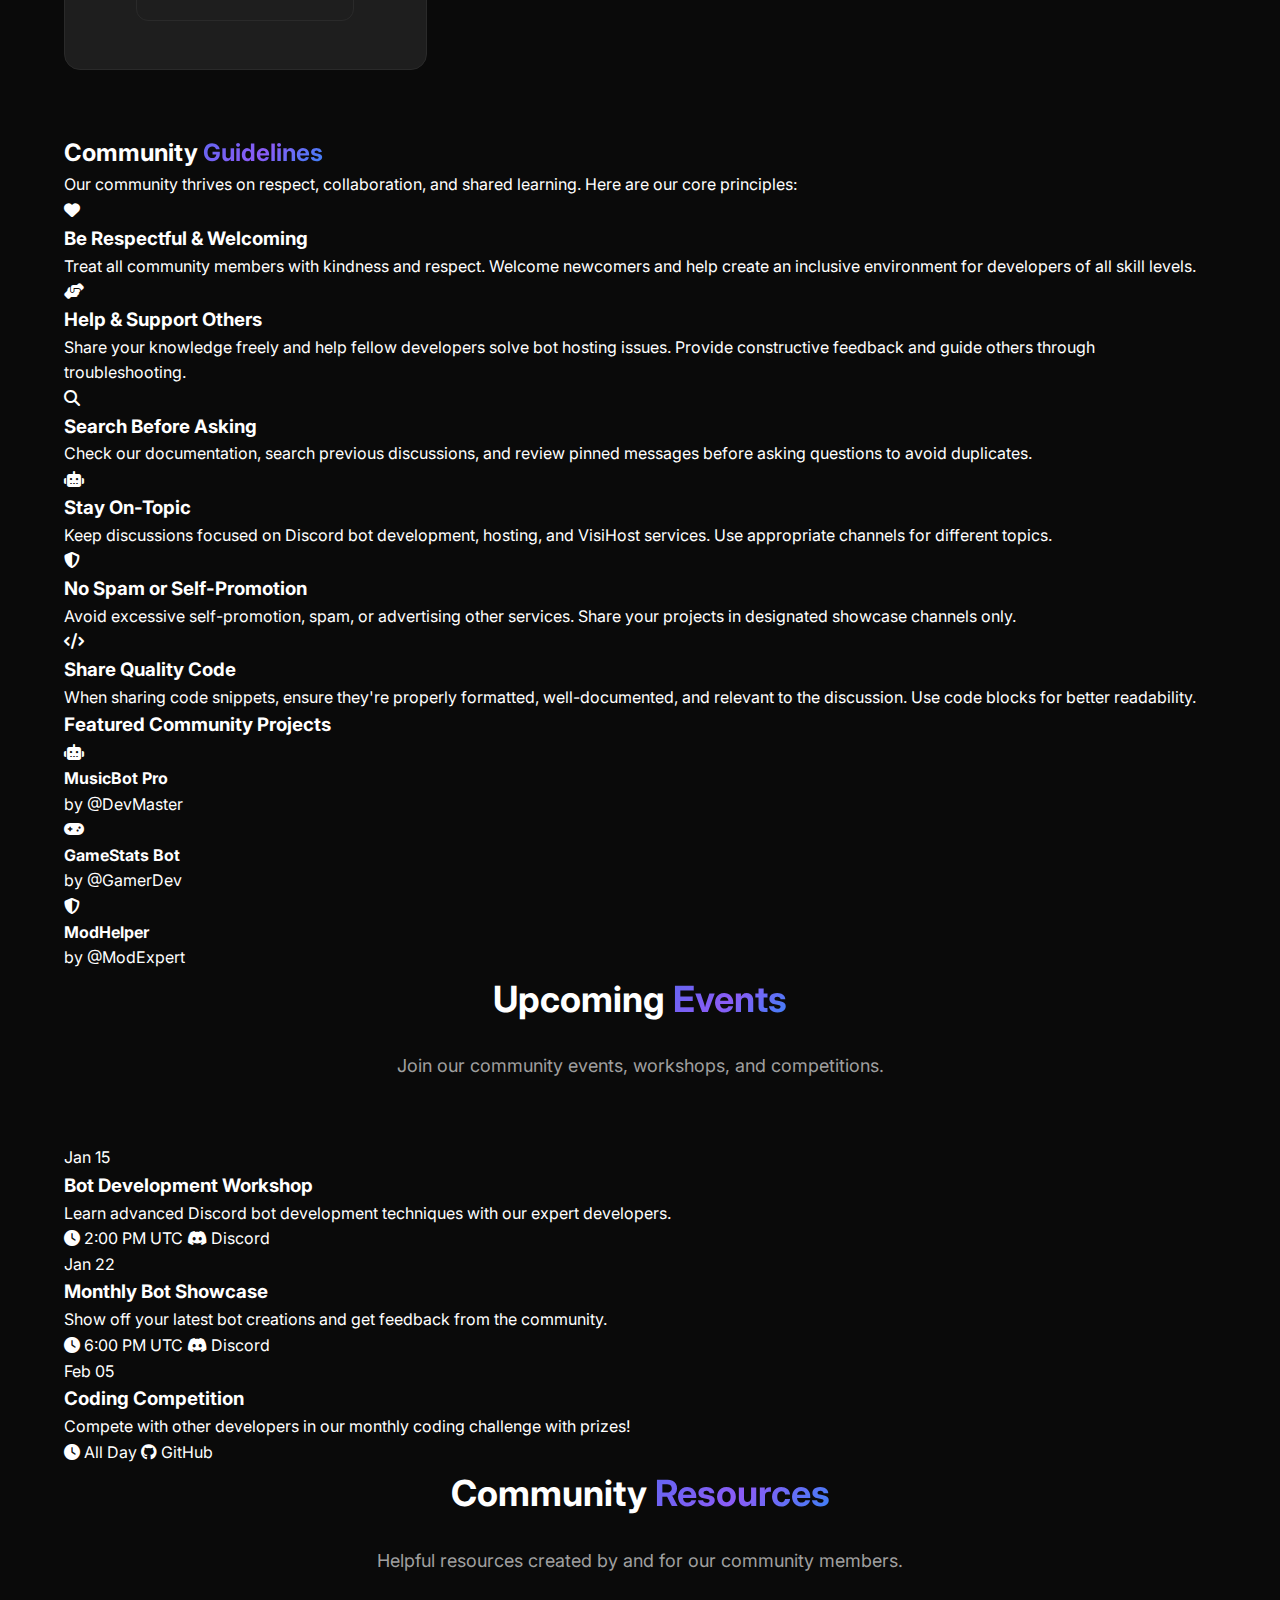
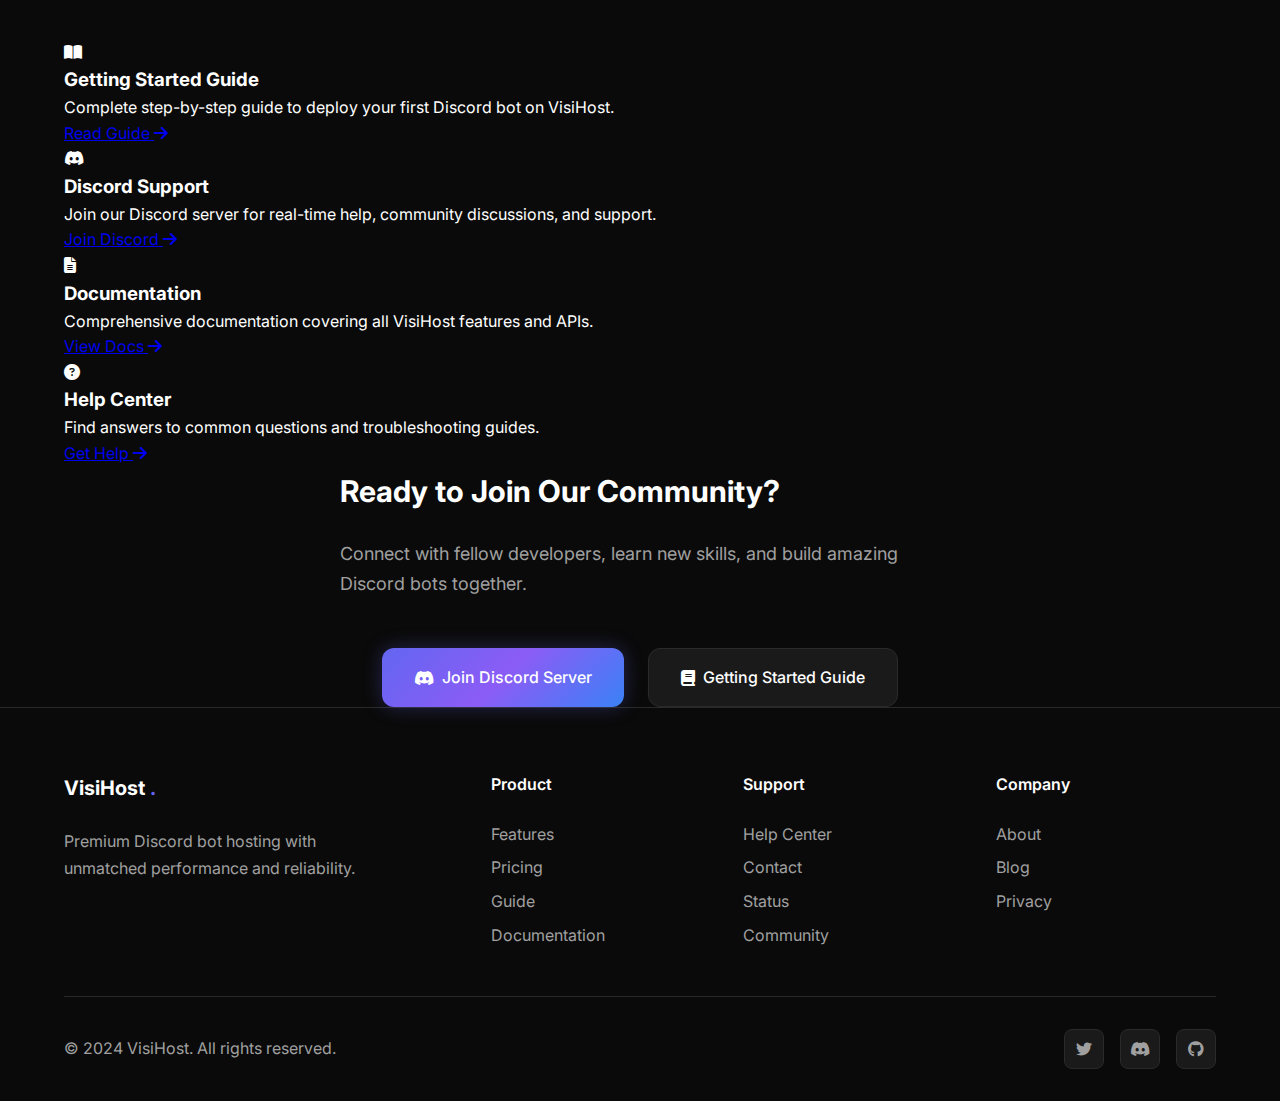
<file: community.html>
<!DOCTYPE html>
<html lang="en">
<head>
    <meta charset="UTF-8">
    <meta name="viewport" content="width=device-width, initial-scale=1.0">
    <title>Community - VisiHost</title>
    <meta name="description" content="Join the VisiHost community. Connect with other Discord bot developers, share knowledge, and get help from our vibrant community.">
    <link rel="stylesheet" href="styles.css">
    <link href="https://fonts.googleapis.com/css2?family=Inter:wght@300;400;500;600;700&display=swap" rel="stylesheet">
    <link rel="stylesheet" href="https://cdnjs.cloudflare.com/ajax/libs/font-awesome/6.4.0/css/all.min.css">
</head>
<body>
    <!-- Navigation -->
    <nav class="navbar">
        <div class="nav-container">
            <div class="nav-logo">
                <a href="index.html">
                    <span class="logo-text">VisiHost</span>
                    <span class="logo-accent">.</span>
                </a>
            </div>
            <ul class="nav-menu">
                <li><a href="index.html" class="nav-link">Home</a></li>
                <li><a href="features.html" class="nav-link">Features</a></li>
                <li><a href="pricing.html" class="nav-link">Pricing</a></li>
                <li><a href="guide.html" class="nav-link">Guide</a></li>
                <li><a href="contact.html" class="nav-link">Contact</a></li>
            </ul>
            <div class="hamburger">
                <span></span>
                <span></span>
                <span></span>
            </div>
        </div>
    </nav>

    <!-- Community Header -->
    <section class="page-header">
        <div class="container">
            <div class="page-header-content">
                <h1 class="page-title">
                    Join Our <span class="gradient-text">Community</span>
                </h1>
                <p class="page-description">
                    Connect with thousands of Discord bot developers, share knowledge, and grow together.
                </p>
                <div class="community-stats">
                    <div class="stat">
                        <span class="stat-number">5,000+</span>
                        <span class="stat-label">Community Members</span>
                    </div>
                    <div class="stat">
                        <span class="stat-number">1,200+</span>
                        <span class="stat-label">Bots Hosted</span>
                    </div>
                    <div class="stat">
                        <span class="stat-number">24/7</span>
                        <span class="stat-label">Active Support</span>
                    </div>
                </div>
            </div>
        </div>
    </section>

    <!-- Community Platforms -->
    <section class="community-platforms">
        <div class="container">
            <div class="section-header">
                <h2 class="section-title">Connect With <span class="gradient-text">Us</span></h2>
                <p class="section-description">
                    Join our community on your favorite platform and stay connected.
                </p>
            </div>

            <div class="platforms-grid">
                <div class="platform-card featured">
                    <div class="platform-icon discord">
                        <i class="fab fa-discord"></i>
                    </div>
                    <h3 class="platform-title">Discord Server</h3>
                    <p class="platform-description">
                        Join our main Discord server for real-time chat, support, and community events.
                    </p>
                    <div class="platform-stats">
                        <span class="platform-members">4,500+ members</span>
                        <span class="platform-activity">Very Active</span>
                    </div>
                    <a href="https://discord.gg/Vd48FAZCGV" class="btn btn-primary" target="_blank">
                        <i class="fab fa-discord"></i>
                        Join Discord
                    </a>
                </div>

                <div class="platform-card">
                    <div class="platform-icon github">
                        <i class="fab fa-github"></i>
                    </div>
                    <h3 class="platform-title">GitHub</h3>
                    <p class="platform-description">
                        Contribute to open-source projects, report issues, and access code examples.
                    </p>
                    <div class="platform-stats">
                        <span class="platform-members">800+ followers</span>
                        <span class="platform-activity">Active</span>
                    </div>
                    <a href="#" class="btn btn-outline">
                        <i class="fab fa-github"></i>
                        Follow on GitHub
                    </a>
                </div>

                <div class="platform-card">
                    <div class="platform-icon reddit">
                        <i class="fab fa-reddit"></i>
                    </div>
                    <h3 class="platform-title">Reddit</h3>
                    <p class="platform-description">
                        Participate in discussions, share your bots, and get feedback from the community.
                    </p>
                    <div class="platform-stats">
                        <span class="platform-members">1,200+ members</span>
                        <span class="platform-activity">Growing</span>
                    </div>
                    <a href="#" class="btn btn-outline">
                        <i class="fab fa-reddit"></i>
                        Join Subreddit
                    </a>
                </div>

                <div class="platform-card">
                    <div class="platform-icon twitter">
                        <i class="fab fa-twitter"></i>
                    </div>
                    <h3 class="platform-title">Twitter</h3>
                    <p class="platform-description">
                        Stay updated with the latest news, announcements, and community highlights.
                    </p>
                    <div class="platform-stats">
                        <span class="platform-members">2,100+ followers</span>
                        <span class="platform-activity">Daily Updates</span>
                    </div>
                    <a href="#" class="btn btn-outline">
                        <i class="fab fa-twitter"></i>
                        Follow on Twitter
                    </a>
                </div>
            </div>
        </div>
    </section>

    <!-- Community Guidelines -->
    <section class="community-guidelines">
        <div class="container">
            <div class="guidelines-content">
                <div class="guidelines-text">
                    <h2 class="guidelines-title">Community <span class="gradient-text">Guidelines</span></h2>
                    <p class="guidelines-description">
                        Our community thrives on respect, collaboration, and shared learning. Here are our core principles:
                    </p>

                    <div class="guidelines-list">
                        <div class="guideline-item">
                            <div class="guideline-icon">
                                <i class="fas fa-heart"></i>
                            </div>
                            <div class="guideline-content">
                                <h3 class="guideline-title">Be Respectful & Welcoming</h3>
                                <p class="guideline-description">Treat all community members with kindness and respect. Welcome newcomers and help create an inclusive environment for developers of all skill levels.</p>
                            </div>
                        </div>

                        <div class="guideline-item">
                            <div class="guideline-icon">
                                <i class="fas fa-hands-helping"></i>
                            </div>
                            <div class="guideline-content">
                                <h3 class="guideline-title">Help & Support Others</h3>
                                <p class="guideline-description">Share your knowledge freely and help fellow developers solve bot hosting issues. Provide constructive feedback and guide others through troubleshooting.</p>
                            </div>
                        </div>

                        <div class="guideline-item">
                            <div class="guideline-icon">
                                <i class="fas fa-search"></i>
                            </div>
                            <div class="guideline-content">
                                <h3 class="guideline-title">Search Before Asking</h3>
                                <p class="guideline-description">Check our documentation, search previous discussions, and review pinned messages before asking questions to avoid duplicates.</p>
                            </div>
                        </div>

                        <div class="guideline-item">
                            <div class="guideline-icon">
                                <i class="fas fa-robot"></i>
                            </div>
                            <div class="guideline-content">
                                <h3 class="guideline-title">Stay On-Topic</h3>
                                <p class="guideline-description">Keep discussions focused on Discord bot development, hosting, and VisiHost services. Use appropriate channels for different topics.</p>
                            </div>
                        </div>

                        <div class="guideline-item">
                            <div class="guideline-icon">
                                <i class="fas fa-shield-alt"></i>
                            </div>
                            <div class="guideline-content">
                                <h3 class="guideline-title">No Spam or Self-Promotion</h3>
                                <p class="guideline-description">Avoid excessive self-promotion, spam, or advertising other services. Share your projects in designated showcase channels only.</p>
                            </div>
                        </div>

                        <div class="guideline-item">
                            <div class="guideline-icon">
                                <i class="fas fa-code"></i>
                            </div>
                            <div class="guideline-content">
                                <h3 class="guideline-title">Share Quality Code</h3>
                                <p class="guideline-description">When sharing code snippets, ensure they're properly formatted, well-documented, and relevant to the discussion. Use code blocks for better readability.</p>
                            </div>
                        </div>
                    </div>
                </div>

                <div class="guidelines-visual">
                    <div class="community-showcase">
                        <h3 class="showcase-title">Featured Community Projects</h3>
                        <div class="showcase-items">
                            <div class="showcase-item">
                                <div class="showcase-avatar">
                                    <i class="fas fa-robot"></i>
                                </div>
                                <div class="showcase-info">
                                    <h4 class="showcase-name">MusicBot Pro</h4>
                                    <p class="showcase-author">by @DevMaster</p>
                                </div>
                            </div>

                            <div class="showcase-item">
                                <div class="showcase-avatar">
                                    <i class="fas fa-gamepad"></i>
                                </div>
                                <div class="showcase-info">
                                    <h4 class="showcase-name">GameStats Bot</h4>
                                    <p class="showcase-author">by @GamerDev</p>
                                </div>
                            </div>

                            <div class="showcase-item">
                                <div class="showcase-avatar">
                                    <i class="fas fa-shield-alt"></i>
                                </div>
                                <div class="showcase-info">
                                    <h4 class="showcase-name">ModHelper</h4>
                                    <p class="showcase-author">by @ModExpert</p>
                                </div>
                            </div>
                        </div>
                    </div>
                </div>
            </div>
        </div>
    </section>

    <!-- Community Events -->
    <section class="community-events">
        <div class="container">
            <div class="section-header">
                <h2 class="section-title">Upcoming <span class="gradient-text">Events</span></h2>
                <p class="section-description">
                    Join our community events, workshops, and competitions.
                </p>
            </div>

            <div class="events-grid">
                <div class="event-card">
                    <div class="event-date">
                        <span class="event-month">Jan</span>
                        <span class="event-day">15</span>
                    </div>
                    <div class="event-content">
                        <h3 class="event-title">Bot Development Workshop</h3>
                        <p class="event-description">
                            Learn advanced Discord bot development techniques with our expert developers.
                        </p>
                        <div class="event-meta">
                            <span class="event-time"><i class="fas fa-clock"></i> 2:00 PM UTC</span>
                            <span class="event-platform"><i class="fab fa-discord"></i> Discord</span>
                        </div>
                    </div>
                </div>

                <div class="event-card">
                    <div class="event-date">
                        <span class="event-month">Jan</span>
                        <span class="event-day">22</span>
                    </div>
                    <div class="event-content">
                        <h3 class="event-title">Monthly Bot Showcase</h3>
                        <p class="event-description">
                            Show off your latest bot creations and get feedback from the community.
                        </p>
                        <div class="event-meta">
                            <span class="event-time"><i class="fas fa-clock"></i> 6:00 PM UTC</span>
                            <span class="event-platform"><i class="fab fa-discord"></i> Discord</span>
                        </div>
                    </div>
                </div>

                <div class="event-card">
                    <div class="event-date">
                        <span class="event-month">Feb</span>
                        <span class="event-day">05</span>
                    </div>
                    <div class="event-content">
                        <h3 class="event-title">Coding Competition</h3>
                        <p class="event-description">
                            Compete with other developers in our monthly coding challenge with prizes!
                        </p>
                        <div class="event-meta">
                            <span class="event-time"><i class="fas fa-clock"></i> All Day</span>
                            <span class="event-platform"><i class="fab fa-github"></i> GitHub</span>
                        </div>
                    </div>
                </div>
            </div>
        </div>
    </section>

    <!-- Community Resources -->
    <section class="community-resources">
        <div class="container">
            <div class="section-header">
                <h2 class="section-title">Community <span class="gradient-text">Resources</span></h2>
                <p class="section-description">
                    Helpful resources created by and for our community members.
                </p>
            </div>

            <div class="resources-grid">
                <div class="resource-card">
                    <div class="resource-icon">
                        <i class="fas fa-book-open"></i>
                    </div>
                    <h3 class="resource-title">Getting Started Guide</h3>
                    <p class="resource-description">
                        Complete step-by-step guide to deploy your first Discord bot on VisiHost.
                    </p>
                    <a href="guide.html" class="resource-link">Read Guide <i class="fas fa-arrow-right"></i></a>
                </div>

                <div class="resource-card">
                    <div class="resource-icon">
                        <i class="fab fa-discord"></i>
                    </div>
                    <h3 class="resource-title">Discord Support</h3>
                    <p class="resource-description">
                        Join our Discord server for real-time help, community discussions, and support.
                    </p>
                    <a href="https://discord.gg/Vd48FAZCGV" class="resource-link" target="_blank">Join Discord <i class="fas fa-arrow-right"></i></a>
                </div>

                <div class="resource-card">
                    <div class="resource-icon">
                        <i class="fas fa-file-alt"></i>
                    </div>
                    <h3 class="resource-title">Documentation</h3>
                    <p class="resource-description">
                        Comprehensive documentation covering all VisiHost features and APIs.
                    </p>
                    <a href="documentation.html" class="resource-link">View Docs <i class="fas fa-arrow-right"></i></a>
                </div>

                <div class="resource-card">
                    <div class="resource-icon">
                        <i class="fas fa-question-circle"></i>
                    </div>
                    <h3 class="resource-title">Help Center</h3>
                    <p class="resource-description">
                        Find answers to common questions and troubleshooting guides.
                    </p>
                    <a href="help.html" class="resource-link">Get Help <i class="fas fa-arrow-right"></i></a>
                </div>
            </div>
        </div>
    </section>

    <!-- Join CTA -->
    <section class="community-cta">
        <div class="container">
            <div class="cta-content">
                <h2 class="cta-title">Ready to Join Our Community?</h2>
                <p class="cta-description">
                    Connect with fellow developers, learn new skills, and build amazing Discord bots together.
                </p>
                <div class="cta-buttons">
                    <a href="https://discord.gg/Vd48FAZCGV" class="btn btn-primary" target="_blank">
                        <i class="fab fa-discord"></i>
                        Join Discord Server
                    </a>
                    <a href="guide.html" class="btn btn-secondary">
                        <i class="fas fa-book"></i>
                        Getting Started Guide
                    </a>
                </div>
            </div>
        </div>
    </section>

    <!-- Footer -->
    <footer class="footer">
        <div class="container">
            <div class="footer-content">
                <div class="footer-brand">
                    <div class="footer-logo">
                        <span class="logo-text">VisiHost</span>
                        <span class="logo-accent">.</span>
                    </div>
                    <p class="footer-description">
                        Premium Discord bot hosting with unmatched performance and reliability.
                    </p>
                </div>
                <div class="footer-links">
                    <div class="footer-column">
                        <h4 class="footer-title">Product</h4>
                        <ul class="footer-list">
                            <li><a href="features.html">Features</a></li>
                            <li><a href="pricing.html">Pricing</a></li>
                            <li><a href="guide.html">Guide</a></li>
                            <li><a href="documentation.html">Documentation</a></li>
                        </ul>
                    </div>
                    <div class="footer-column">
                        <h4 class="footer-title">Support</h4>
                        <ul class="footer-list">
                            <li><a href="help.html">Help Center</a></li>
                            <li><a href="contact.html">Contact</a></li>
                            <li><a href="status.html">Status</a></li>
                            <li><a href="community.html">Community</a></li>
                        </ul>
                    </div>
                    <div class="footer-column">
                        <h4 class="footer-title">Company</h4>
                        <ul class="footer-list">
                            <li><a href="about.html">About</a></li>
                            <li><a href="blog.html">Blog</a></li>
                            <li><a href="privacy.html">Privacy</a></li>
                        </ul>
                    </div>
                </div>
            </div>
            <div class="footer-bottom">
                <p>&copy; 2024 VisiHost. All rights reserved.</p>
                <div class="footer-social">
                    <a href="#"><i class="fab fa-twitter"></i></a>
                    <a href="https://discord.gg/Vd48FAZCGV" target="_blank"><i class="fab fa-discord"></i></a>
                    <a href="#"><i class="fab fa-github"></i></a>
                </div>
            </div>
        </div>
    </footer>

    <script src="script.js"></script>
</body>
</html>
</file>
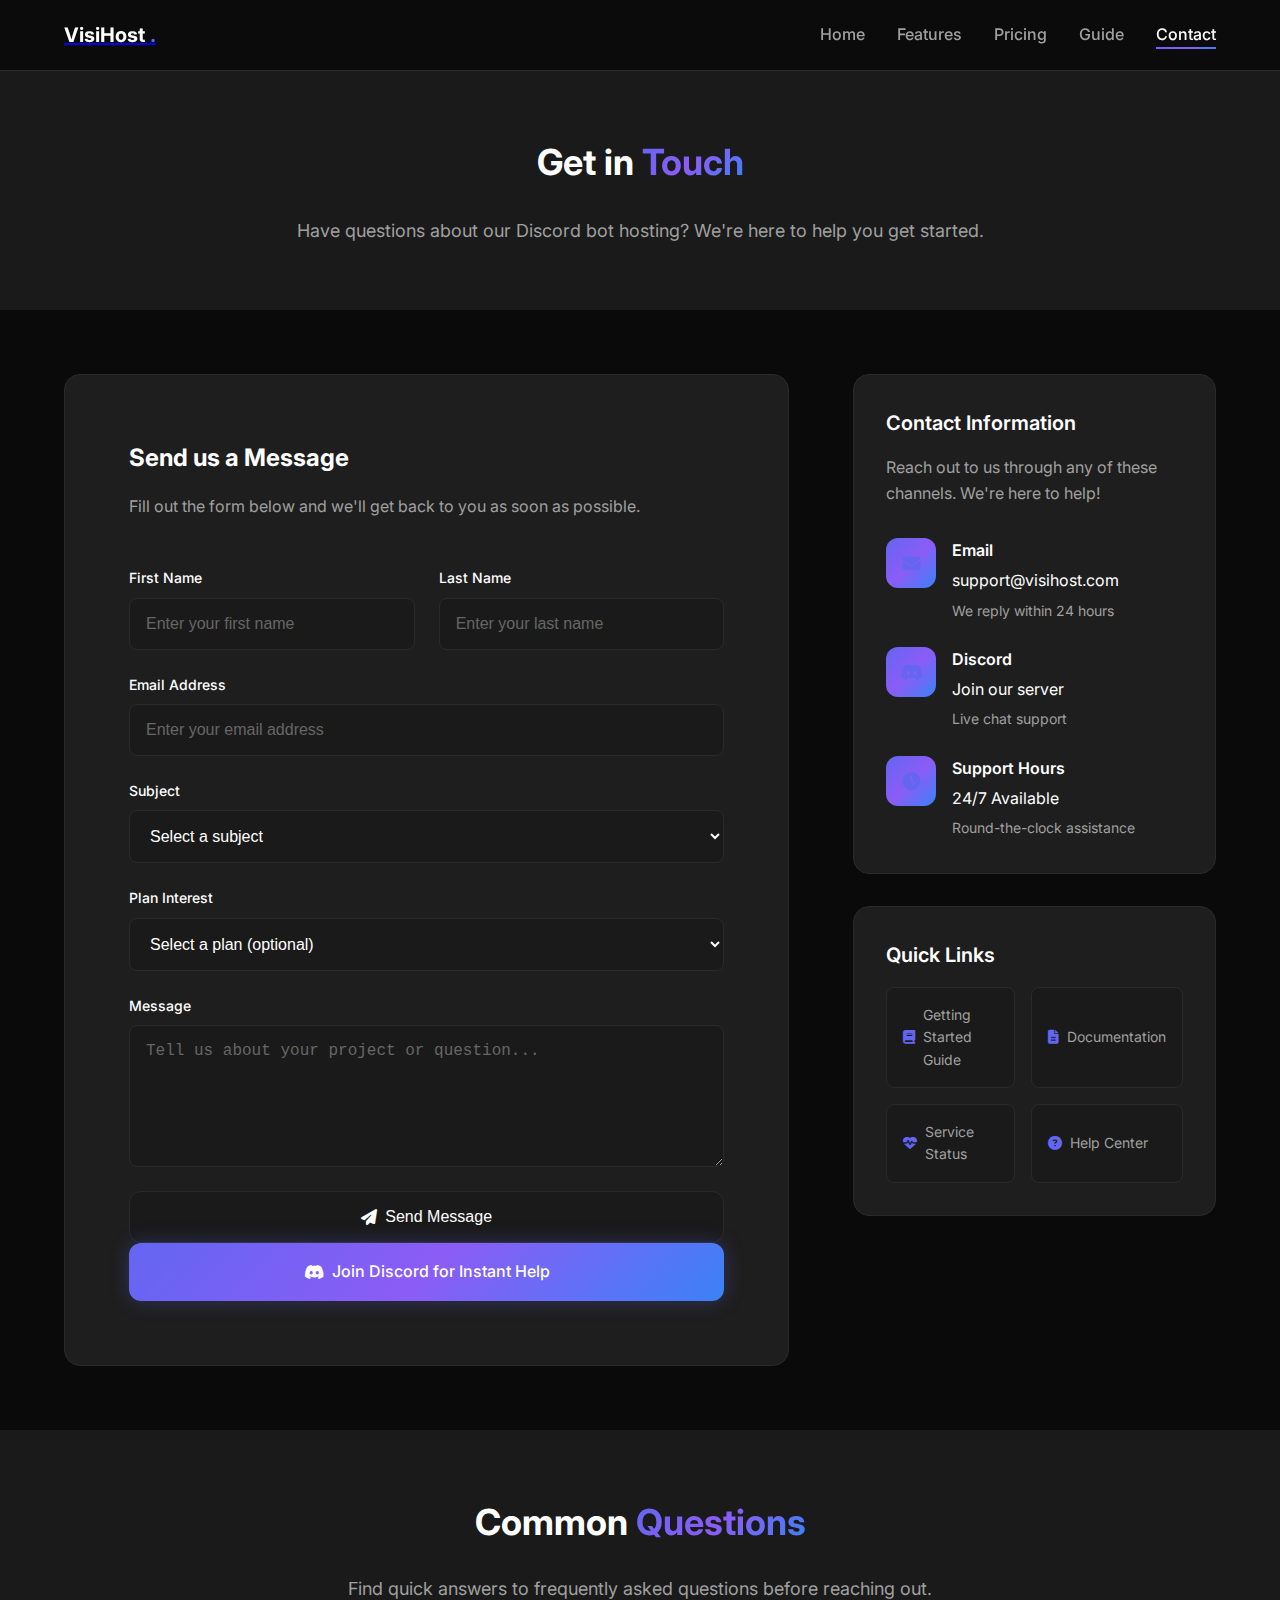
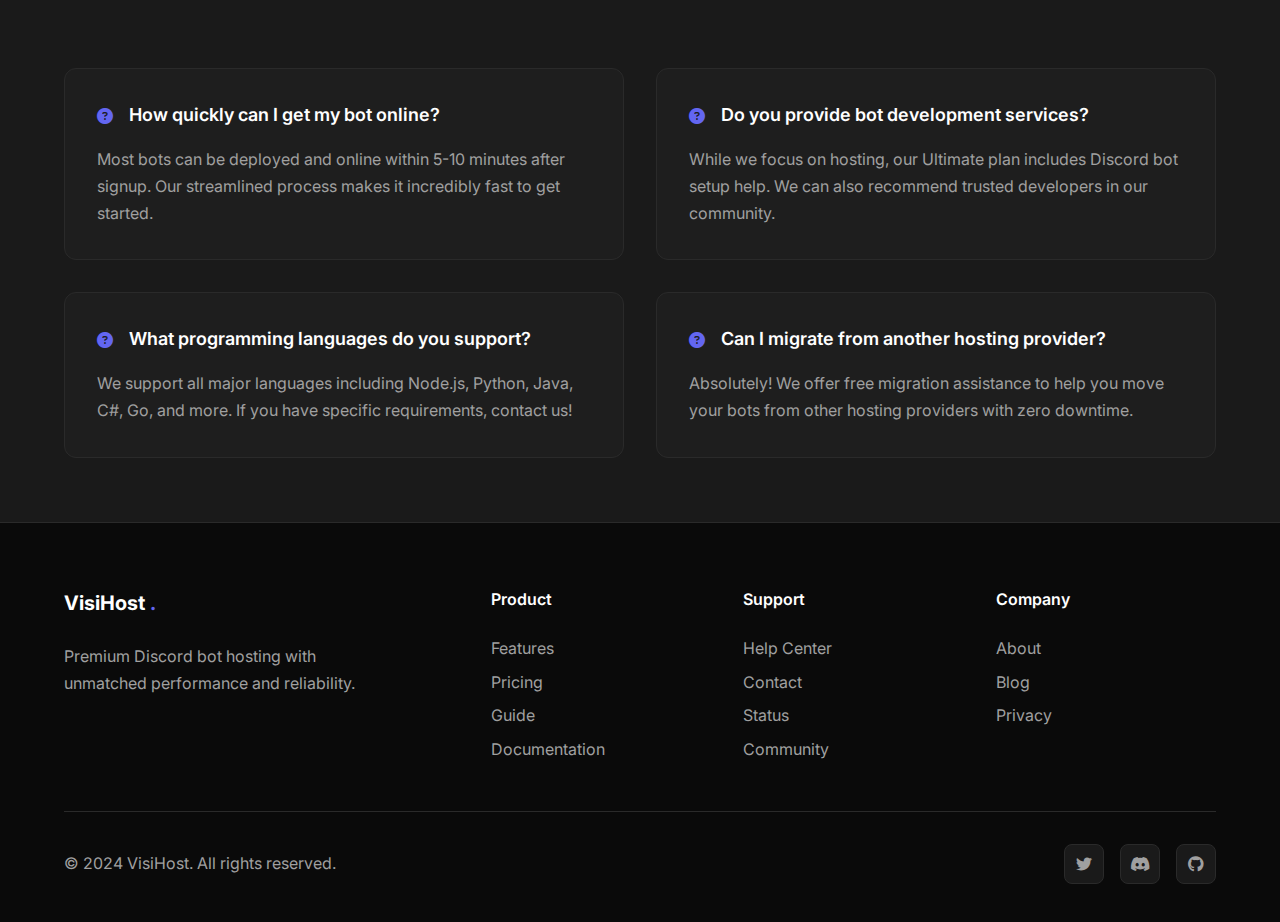
<file: contact.html>
<!DOCTYPE html>
<html lang="en">
<head>
    <meta charset="UTF-8">
    <meta name="viewport" content="width=device-width, initial-scale=1.0">
    <title>Contact - VisiHost</title>
    <meta name="description" content="Get in touch with VisiHost. Contact our support team for Discord bot hosting questions, technical support, or sales inquiries.">
    <link rel="stylesheet" href="styles.css">
    <link href="https://fonts.googleapis.com/css2?family=Inter:wght@300;400;500;600;700&display=swap" rel="stylesheet">
    <link rel="stylesheet" href="https://cdnjs.cloudflare.com/ajax/libs/font-awesome/6.4.0/css/all.min.css">
</head>
<body>
    <!-- Navigation -->
    <nav class="navbar">
        <div class="nav-container">
            <div class="nav-logo">
                <a href="index.html">
                    <span class="logo-text">VisiHost</span>
                    <span class="logo-accent">.</span>
                </a>
            </div>
            <ul class="nav-menu">
                <li><a href="index.html" class="nav-link">Home</a></li>
                <li><a href="features.html" class="nav-link">Features</a></li>
                <li><a href="pricing.html" class="nav-link">Pricing</a></li>
                <li><a href="guide.html" class="nav-link">Guide</a></li>
                <li><a href="contact.html" class="nav-link active">Contact</a></li>
            </ul>
            <div class="hamburger">
                <span></span>
                <span></span>
                <span></span>
            </div>
        </div>
    </nav>

    <!-- Contact Header -->
    <section class="page-header">
        <div class="container">
            <div class="page-header-content">
                <h1 class="page-title">
                    Get in <span class="gradient-text">Touch</span>
                </h1>
                <p class="page-description">
                    Have questions about our Discord bot hosting? We're here to help you get started.
                </p>
            </div>
        </div>
    </section>

    <!-- Contact Section -->
    <section class="contact-section">
        <div class="container">
            <div class="contact-layout">
                <!-- Contact Form -->
                <div class="contact-form-section">
                    <div class="contact-form-header">
                        <h2 class="contact-form-title">Send us a Message</h2>
                        <p class="contact-form-description">
                            Fill out the form below and we'll get back to you as soon as possible.
                        </p>
                    </div>

                    <form class="contact-form-large" id="contactForm">
                        <div class="form-row">
                            <div class="form-group">
                                <label class="form-label">First Name</label>
                                <input type="text" class="form-input" name="firstName" placeholder="Enter your first name" required>
                            </div>
                            <div class="form-group">
                                <label class="form-label">Last Name</label>
                                <input type="text" class="form-input" name="lastName" placeholder="Enter your last name" required>
                            </div>
                        </div>

                        <div class="form-group">
                            <label class="form-label">Email Address</label>
                            <input type="email" class="form-input" name="email" placeholder="Enter your email address" required>
                        </div>

                        <div class="form-group">
                            <label class="form-label">Subject</label>
                            <select class="form-input" name="subject" required>
                                <option value="">Select a subject</option>
                                <option value="General Inquiry">General Inquiry</option>
                                <option value="Technical Support">Technical Support</option>
                                <option value="Billing Question">Billing Question</option>
                                <option value="Sales Inquiry">Sales Inquiry</option>
                                <option value="Partnership">Partnership</option>
                                <option value="Other">Other</option>
                            </select>
                        </div>

                        <div class="form-group">
                            <label class="form-label">Plan Interest</label>
                            <select class="form-input" name="planInterest">
                                <option value="">Select a plan (optional)</option>
                                <option value="Standard - $0.23/month">Standard - $0.23/month</option>
                                <option value="Pro - $0.35/month">Pro - $0.35/month</option>
                                <option value="Ultimate - $0.67/month">Ultimate - $0.67/month</option>
                            </select>
                        </div>

                        <div class="form-group">
                            <label class="form-label">Message</label>
                            <textarea class="form-input" name="message" placeholder="Tell us about your project or question..." rows="6" required></textarea>
                        </div>

                        <div class="form-buttons">
                            <button type="submit" class="btn btn-secondary btn-full" id="submitBtn">
                                <i class="fas fa-paper-plane"></i>
                                <span class="btn-text">Send Message</span>
                            </button>
                            <a href="https://discord.gg/Vd48FAZCGV" class="btn btn-primary btn-full" target="_blank">
                                <i class="fab fa-discord"></i>
                                Join Discord for Instant Help
                            </a>
                        </div>

                        <!-- Success/Error Messages -->
                        <div id="formMessage" class="form-message" style="display: none;"></div>
                    </form>
                </div>

                <!-- Contact Info -->
                <div class="contact-info-section">
                    <div class="contact-info-card">
                        <h3 class="contact-info-title">Contact Information</h3>
                        <p class="contact-info-description">
                            Reach out to us through any of these channels. We're here to help!
                        </p>

                        <div class="contact-methods">
                            <div class="contact-method">
                                <div class="contact-icon">
                                    <i class="fas fa-envelope"></i>
                                </div>
                                <div class="contact-details">
                                    <h4 class="contact-method-title">Email</h4>
                                    <p class="contact-method-info">support@visihost.com</p>
                                    <span class="contact-method-note">We reply within 24 hours</span>
                                </div>
                            </div>

                            <div class="contact-method">
                                <div class="contact-icon">
                                    <i class="fab fa-discord"></i>
                                </div>
                                <div class="contact-details">
                                    <h4 class="contact-method-title">Discord</h4>
                                    <p class="contact-method-info"><a href="https://discord.gg/Vd48FAZCGV" target="_blank" style="color: inherit; text-decoration: none;">Join our server</a></p>
                                    <span class="contact-method-note">Live chat support</span>
                                </div>
                            </div>

                            <div class="contact-method">
                                <div class="contact-icon">
                                    <i class="fas fa-clock"></i>
                                </div>
                                <div class="contact-details">
                                    <h4 class="contact-method-title">Support Hours</h4>
                                    <p class="contact-method-info">24/7 Available</p>
                                    <span class="contact-method-note">Round-the-clock assistance</span>
                                </div>
                            </div>
                        </div>
                    </div>

                    <!-- Quick Links -->
                    <div class="quick-links-card">
                        <h3 class="quick-links-title">Quick Links</h3>
                        <div class="quick-links-grid">
                            <a href="guide.html" class="quick-link">
                                <i class="fas fa-book"></i>
                                <span>Getting Started Guide</span>
                            </a>
                            <a href="documentation.html" class="quick-link">
                                <i class="fas fa-file-alt"></i>
                                <span>Documentation</span>
                            </a>
                            <a href="status.html" class="quick-link">
                                <i class="fas fa-heartbeat"></i>
                                <span>Service Status</span>
                            </a>
                            <a href="help.html" class="quick-link">
                                <i class="fas fa-question-circle"></i>
                                <span>Help Center</span>
                            </a>
                        </div>
                    </div>
                </div>
            </div>
        </div>
    </section>

    <!-- FAQ Section -->
    <section class="contact-faq">
        <div class="container">
            <div class="section-header">
                <h2 class="section-title">Common <span class="gradient-text">Questions</span></h2>
                <p class="section-description">
                    Find quick answers to frequently asked questions before reaching out.
                </p>
            </div>

            <div class="faq-grid">
                <div class="faq-item">
                    <h3 class="faq-question">
                        <i class="fas fa-question-circle"></i>
                        How quickly can I get my bot online?
                    </h3>
                    <p class="faq-answer">
                        Most bots can be deployed and online within 5-10 minutes after signup. Our streamlined
                        process makes it incredibly fast to get started.
                    </p>
                </div>

                <div class="faq-item">
                    <h3 class="faq-question">
                        <i class="fas fa-question-circle"></i>
                        Do you provide bot development services?
                    </h3>
                    <p class="faq-answer">
                        While we focus on hosting, our Ultimate plan includes Discord bot setup help. We can
                        also recommend trusted developers in our community.
                    </p>
                </div>

                <div class="faq-item">
                    <h3 class="faq-question">
                        <i class="fas fa-question-circle"></i>
                        What programming languages do you support?
                    </h3>
                    <p class="faq-answer">
                        We support all major languages including Node.js, Python, Java, C#, Go, and more.
                        If you have specific requirements, contact us!
                    </p>
                </div>

                <div class="faq-item">
                    <h3 class="faq-question">
                        <i class="fas fa-question-circle"></i>
                        Can I migrate from another hosting provider?
                    </h3>
                    <p class="faq-answer">
                        Absolutely! We offer free migration assistance to help you move your bots from other
                        hosting providers with zero downtime.
                    </p>
                </div>
            </div>
        </div>
    </section>

    <!-- Footer -->
    <footer class="footer">
        <div class="container">
            <div class="footer-content">
                <div class="footer-brand">
                    <div class="footer-logo">
                        <span class="logo-text">VisiHost</span>
                        <span class="logo-accent">.</span>
                    </div>
                    <p class="footer-description">
                        Premium Discord bot hosting with unmatched performance and reliability.
                    </p>
                </div>
                <div class="footer-links">
                    <div class="footer-column">
                        <h4 class="footer-title">Product</h4>
                        <ul class="footer-list">
                            <li><a href="features.html">Features</a></li>
                            <li><a href="pricing.html">Pricing</a></li>
                            <li><a href="guide.html">Guide</a></li>
                            <li><a href="documentation.html">Documentation</a></li>
                        </ul>
                    </div>
                    <div class="footer-column">
                        <h4 class="footer-title">Support</h4>
                        <ul class="footer-list">
                            <li><a href="help.html">Help Center</a></li>
                            <li><a href="contact.html">Contact</a></li>
                            <li><a href="status.html">Status</a></li>
                            <li><a href="community.html">Community</a></li>
                        </ul>
                    </div>
                    <div class="footer-column">
                        <h4 class="footer-title">Company</h4>
                        <ul class="footer-list">
                            <li><a href="about.html">About</a></li>
                            <li><a href="blog.html">Blog</a></li>
                            <li><a href="privacy.html">Privacy</a></li>
                        </ul>
                    </div>
                </div>
            </div>
            <div class="footer-bottom">
                <p>&copy; 2024 VisiHost. All rights reserved.</p>
                <div class="footer-social">
                    <a href="#"><i class="fab fa-twitter"></i></a>
                    <a href="https://discord.gg/Vd48FAZCGV" target="_blank"><i class="fab fa-discord"></i></a>
                    <a href="#"><i class="fab fa-github"></i></a>
                </div>
            </div>
        </div>
    </footer>

    <script src="script.js"></script>
    <script src="contact-form.js"></script>
</body>
</html>
</file>
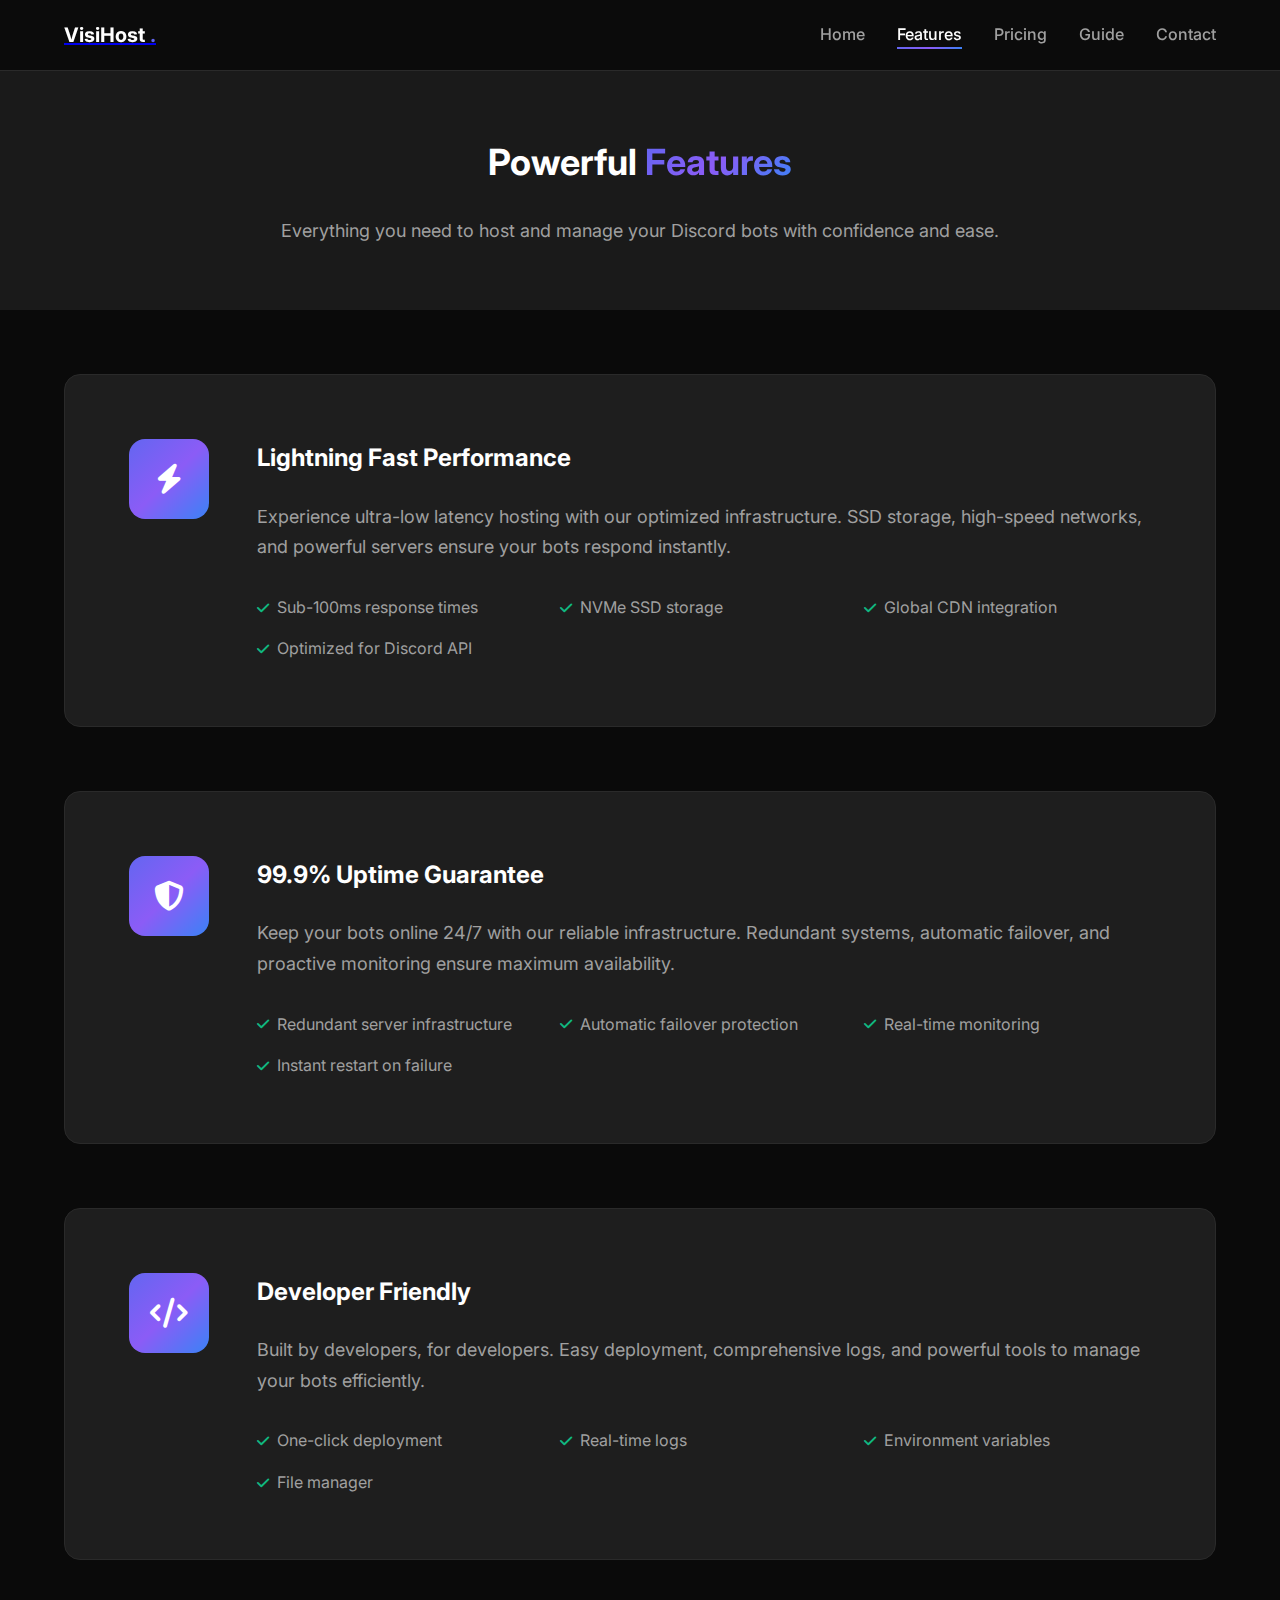
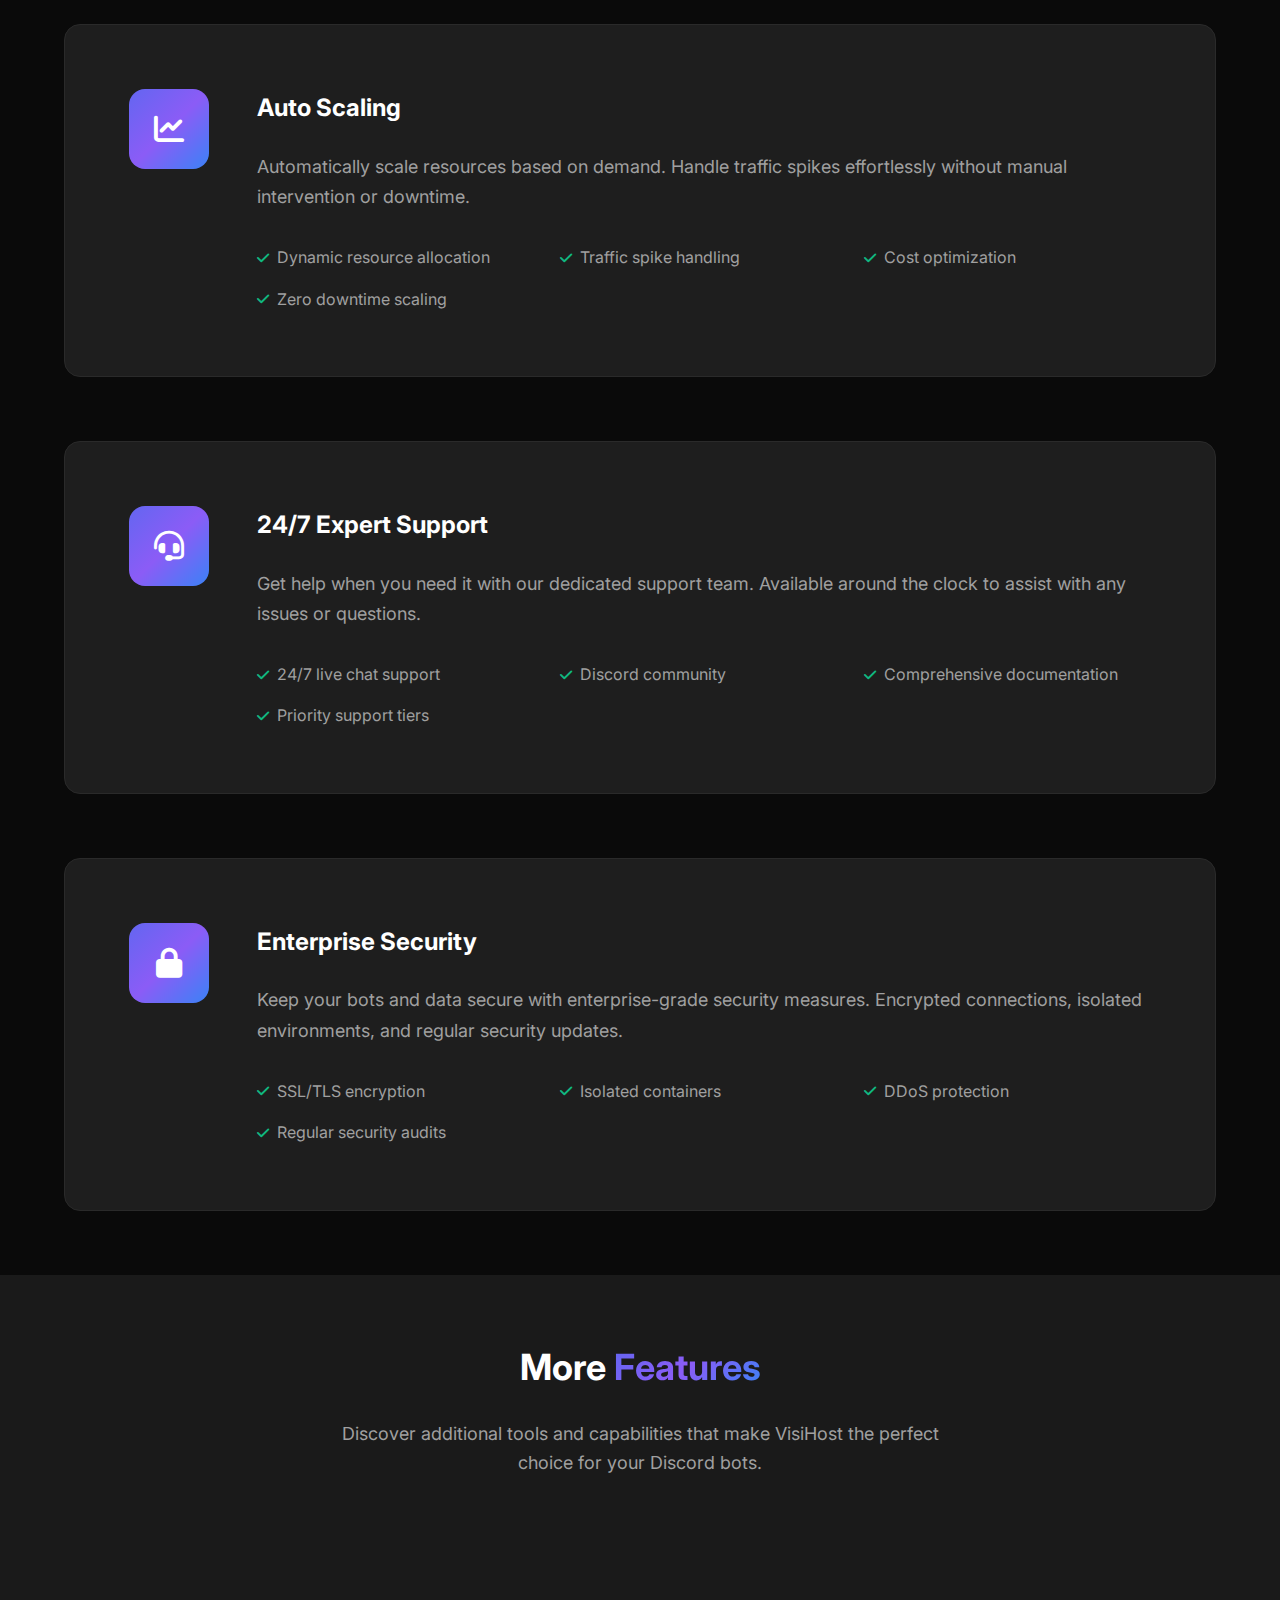
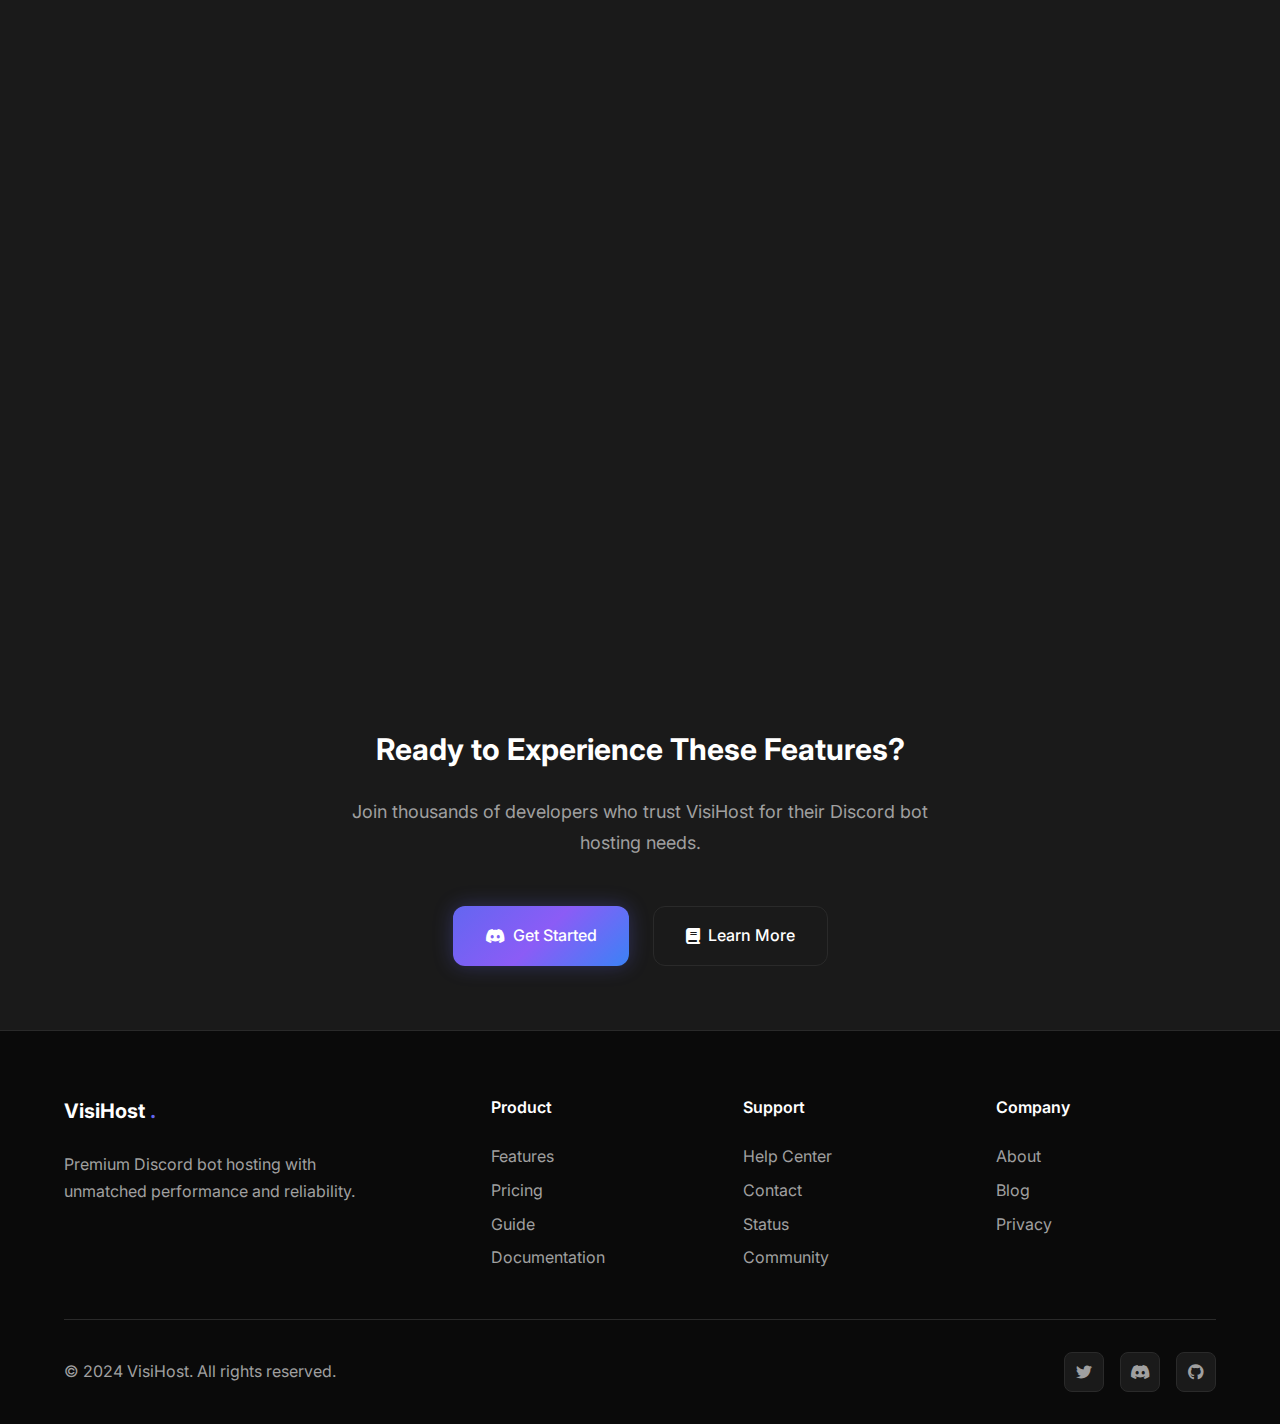
<file: features.html>
<!DOCTYPE html>
<html lang="en">
<head>
    <meta charset="UTF-8">
    <meta name="viewport" content="width=device-width, initial-scale=1.0">
    <title>Features - VisiHost</title>
    <meta name="description" content="Discover VisiHost's powerful features for Discord bot hosting. Lightning-fast performance, 99.9% uptime, and developer-friendly tools.">
    <link rel="stylesheet" href="styles.css">
    <link href="https://fonts.googleapis.com/css2?family=Inter:wght@300;400;500;600;700&display=swap" rel="stylesheet">
    <link rel="stylesheet" href="https://cdnjs.cloudflare.com/ajax/libs/font-awesome/6.4.0/css/all.min.css">
</head>
<body>
    <!-- Navigation -->
    <nav class="navbar">
        <div class="nav-container">
            <div class="nav-logo">
                <a href="index.html">
                    <span class="logo-text">VisiHost</span>
                    <span class="logo-accent">.</span>
                </a>
            </div>
            <ul class="nav-menu">
                <li><a href="index.html" class="nav-link">Home</a></li>
                <li><a href="features.html" class="nav-link active">Features</a></li>
                <li><a href="pricing.html" class="nav-link">Pricing</a></li>
                <li><a href="guide.html" class="nav-link">Guide</a></li>
                <li><a href="contact.html" class="nav-link">Contact</a></li>
            </ul>
            <div class="hamburger">
                <span></span>
                <span></span>
                <span></span>
            </div>
        </div>
    </nav>

    <!-- Features Header -->
    <section class="page-header">
        <div class="container">
            <div class="page-header-content">
                <h1 class="page-title">
                    Powerful <span class="gradient-text">Features</span>
                </h1>
                <p class="page-description">
                    Everything you need to host and manage your Discord bots with confidence and ease.
                </p>
            </div>
        </div>
    </section>

    <!-- Main Features -->
    <section class="features-detailed">
        <div class="container">
            <div class="features-grid-detailed">
                <div class="feature-card-detailed">
                    <div class="feature-icon-large">
                        <i class="fas fa-bolt"></i>
                    </div>
                    <div class="feature-content-detailed">
                        <h3 class="feature-title-large">Lightning Fast Performance</h3>
                        <p class="feature-description-large">
                            Experience ultra-low latency hosting with our optimized infrastructure. SSD storage,
                            high-speed networks, and powerful servers ensure your bots respond instantly.
                        </p>
                        <ul class="feature-benefits">
                            <li><i class="fas fa-check"></i> Sub-100ms response times</li>
                            <li><i class="fas fa-check"></i> NVMe SSD storage</li>
                            <li><i class="fas fa-check"></i> Global CDN integration</li>
                            <li><i class="fas fa-check"></i> Optimized for Discord API</li>
                        </ul>
                    </div>
                </div>

                <div class="feature-card-detailed">
                    <div class="feature-icon-large">
                        <i class="fas fa-shield-alt"></i>
                    </div>
                    <div class="feature-content-detailed">
                        <h3 class="feature-title-large">99.9% Uptime Guarantee</h3>
                        <p class="feature-description-large">
                            Keep your bots online 24/7 with our reliable infrastructure. Redundant systems,
                            automatic failover, and proactive monitoring ensure maximum availability.
                        </p>
                        <ul class="feature-benefits">
                            <li><i class="fas fa-check"></i> Redundant server infrastructure</li>
                            <li><i class="fas fa-check"></i> Automatic failover protection</li>
                            <li><i class="fas fa-check"></i> Real-time monitoring</li>
                            <li><i class="fas fa-check"></i> Instant restart on failure</li>
                        </ul>
                    </div>
                </div>

                <div class="feature-card-detailed">
                    <div class="feature-icon-large">
                        <i class="fas fa-code"></i>
                    </div>
                    <div class="feature-content-detailed">
                        <h3 class="feature-title-large">Developer Friendly</h3>
                        <p class="feature-description-large">
                            Built by developers, for developers. Easy deployment, comprehensive logs,
                            and powerful tools to manage your bots efficiently.
                        </p>
                        <ul class="feature-benefits">
                            <li><i class="fas fa-check"></i> One-click deployment</li>
                            <li><i class="fas fa-check"></i> Real-time logs</li>
                            <li><i class="fas fa-check"></i> Environment variables</li>
                            <li><i class="fas fa-check"></i> File manager</li>
                        </ul>
                    </div>
                </div>

                <div class="feature-card-detailed">
                    <div class="feature-icon-large">
                        <i class="fas fa-chart-line"></i>
                    </div>
                    <div class="feature-content-detailed">
                        <h3 class="feature-title-large">Auto Scaling</h3>
                        <p class="feature-description-large">
                            Automatically scale resources based on demand. Handle traffic spikes
                            effortlessly without manual intervention or downtime.
                        </p>
                        <ul class="feature-benefits">
                            <li><i class="fas fa-check"></i> Dynamic resource allocation</li>
                            <li><i class="fas fa-check"></i> Traffic spike handling</li>
                            <li><i class="fas fa-check"></i> Cost optimization</li>
                            <li><i class="fas fa-check"></i> Zero downtime scaling</li>
                        </ul>
                    </div>
                </div>

                <div class="feature-card-detailed">
                    <div class="feature-icon-large">
                        <i class="fas fa-headset"></i>
                    </div>
                    <div class="feature-content-detailed">
                        <h3 class="feature-title-large">24/7 Expert Support</h3>
                        <p class="feature-description-large">
                            Get help when you need it with our dedicated support team. Available
                            around the clock to assist with any issues or questions.
                        </p>
                        <ul class="feature-benefits">
                            <li><i class="fas fa-check"></i> 24/7 live chat support</li>
                            <li><i class="fas fa-check"></i> Discord community</li>
                            <li><i class="fas fa-check"></i> Comprehensive documentation</li>
                            <li><i class="fas fa-check"></i> Priority support tiers</li>
                        </ul>
                    </div>
                </div>

                <div class="feature-card-detailed">
                    <div class="feature-icon-large">
                        <i class="fas fa-lock"></i>
                    </div>
                    <div class="feature-content-detailed">
                        <h3 class="feature-title-large">Enterprise Security</h3>
                        <p class="feature-description-large">
                            Keep your bots and data secure with enterprise-grade security measures.
                            Encrypted connections, isolated environments, and regular security updates.
                        </p>
                        <ul class="feature-benefits">
                            <li><i class="fas fa-check"></i> SSL/TLS encryption</li>
                            <li><i class="fas fa-check"></i> Isolated containers</li>
                            <li><i class="fas fa-check"></i> DDoS protection</li>
                            <li><i class="fas fa-check"></i> Regular security audits</li>
                        </ul>
                    </div>
                </div>
            </div>
        </div>
    </section>

    <!-- Additional Features -->
    <section class="additional-features">
        <div class="container">
            <div class="section-header">
                <h2 class="section-title">More <span class="gradient-text">Features</span></h2>
                <p class="section-description">
                    Discover additional tools and capabilities that make VisiHost the perfect choice for your Discord bots.
                </p>
            </div>

            <div class="features-grid">
                <div class="feature-card">
                    <div class="feature-icon">
                        <i class="fas fa-database"></i>
                    </div>
                    <h3 class="feature-title">Database Support</h3>
                    <p class="feature-description">
                        Built-in support for popular databases including MongoDB, PostgreSQL, and MySQL.
                    </p>
                </div>

                <div class="feature-card">
                    <div class="feature-icon">
                        <i class="fas fa-globe"></i>
                    </div>
                    <h3 class="feature-title">Custom Domains</h3>
                    <p class="feature-description">
                        Use your own domain for webhooks and web interfaces with SSL certificates included.
                    </p>
                </div>

                <div class="feature-card">
                    <div class="feature-icon">
                        <i class="fas fa-backup"></i>
                    </div>
                    <h3 class="feature-title">Automatic Backups</h3>
                    <p class="feature-description">
                        Daily automated backups ensure your bot data is always safe and recoverable.
                    </p>
                </div>

                <div class="feature-card">
                    <div class="feature-icon">
                        <i class="fas fa-terminal"></i>
                    </div>
                    <h3 class="feature-title">Console Access</h3>
                    <p class="feature-description">
                        Direct console access for advanced debugging and bot management tasks.
                    </p>
                </div>

                <div class="feature-card">
                    <div class="feature-icon">
                        <i class="fas fa-clock"></i>
                    </div>
                    <h3 class="feature-title">Scheduled Tasks</h3>
                    <p class="feature-description">
                        Set up cron jobs and scheduled tasks to automate bot maintenance and updates.
                    </p>
                </div>

                <div class="feature-card">
                    <div class="feature-icon">
                        <i class="fas fa-users"></i>
                    </div>
                    <h3 class="feature-title">Team Collaboration</h3>
                    <p class="feature-description">
                        Invite team members with different permission levels to manage your bots together.
                    </p>
                </div>
            </div>
        </div>
    </section>

    <!-- CTA Section -->
    <section class="cta-section">
        <div class="container">
            <div class="cta-content">
                <h2 class="cta-title">Ready to Experience These Features?</h2>
                <p class="cta-description">
                    Join thousands of developers who trust VisiHost for their Discord bot hosting needs.
                </p>
                <div class="cta-buttons">
                    <a href="https://discord.gg/Vd48FAZCGV" class="btn btn-primary" target="_blank">
                        <i class="fab fa-discord"></i>
                        Get Started
                    </a>
                    <a href="guide.html" class="btn btn-secondary">
                        <i class="fas fa-book"></i>
                        Learn More
                    </a>
                </div>
            </div>
        </div>
    </section>

    <!-- Footer -->
    <footer class="footer">
        <div class="container">
            <div class="footer-content">
                <div class="footer-brand">
                    <div class="footer-logo">
                        <span class="logo-text">VisiHost</span>
                        <span class="logo-accent">.</span>
                    </div>
                    <p class="footer-description">
                        Premium Discord bot hosting with unmatched performance and reliability.
                    </p>
                </div>
                <div class="footer-links">
                    <div class="footer-column">
                        <h4 class="footer-title">Product</h4>
                        <ul class="footer-list">
                            <li><a href="features.html">Features</a></li>
                            <li><a href="pricing.html">Pricing</a></li>
                            <li><a href="guide.html">Guide</a></li>
                            <li><a href="documentation.html">Documentation</a></li>
                        </ul>
                    </div>
                    <div class="footer-column">
                        <h4 class="footer-title">Support</h4>
                        <ul class="footer-list">
                            <li><a href="help.html">Help Center</a></li>
                            <li><a href="contact.html">Contact</a></li>
                            <li><a href="status.html">Status</a></li>
                            <li><a href="community.html">Community</a></li>
                        </ul>
                    </div>
                    <div class="footer-column">
                        <h4 class="footer-title">Company</h4>
                        <ul class="footer-list">
                            <li><a href="about.html">About</a></li>
                            <li><a href="blog.html">Blog</a></li>
                            <li><a href="privacy.html">Privacy</a></li>
                        </ul>
                    </div>
                </div>
            </div>
            <div class="footer-bottom">
                <p>&copy; 2024 VisiHost. All rights reserved.</p>
                <div class="footer-social">
                    <a href="#"><i class="fab fa-twitter"></i></a>
                    <a href="https://discord.gg/Vd48FAZCGV" target="_blank"><i class="fab fa-discord"></i></a>
                    <a href="#"><i class="fab fa-github"></i></a>
                </div>
            </div>
        </div>
    </footer>

    <script src="script.js"></script>
</body>
</html>
</file>
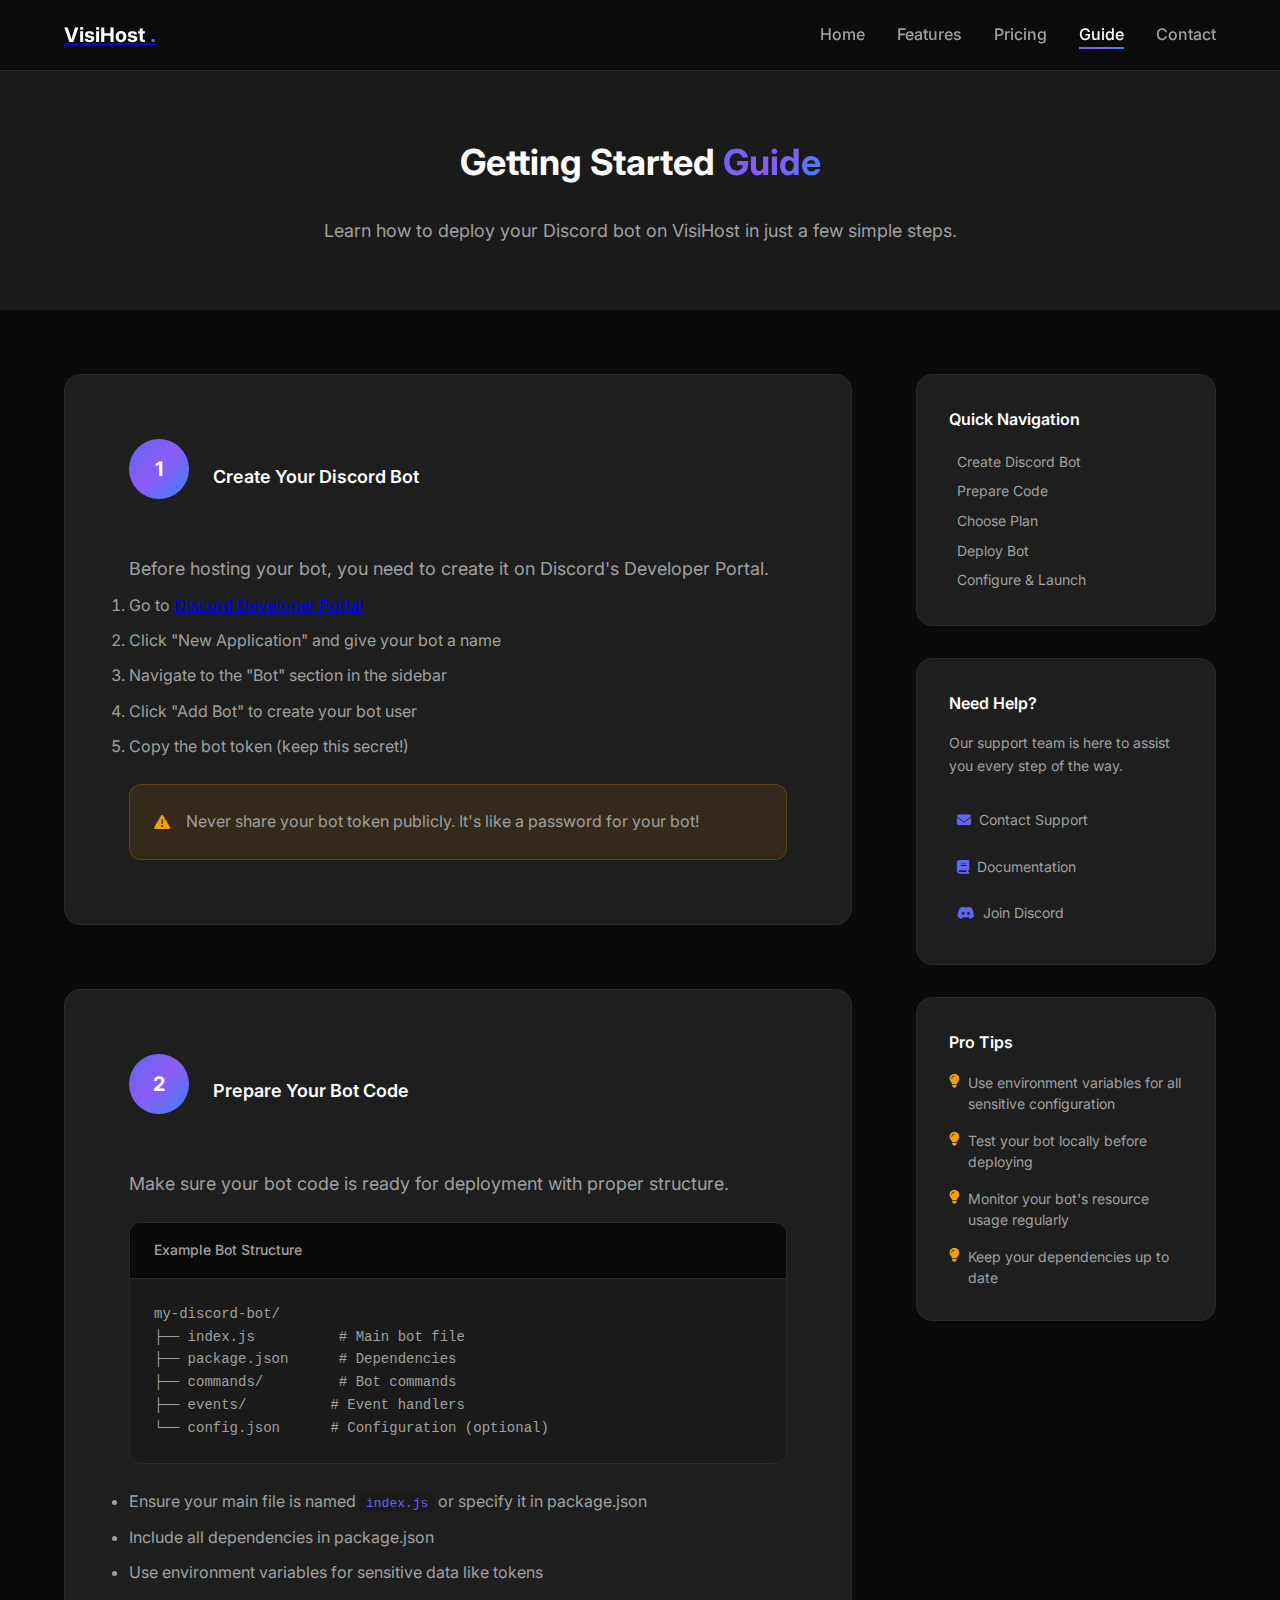
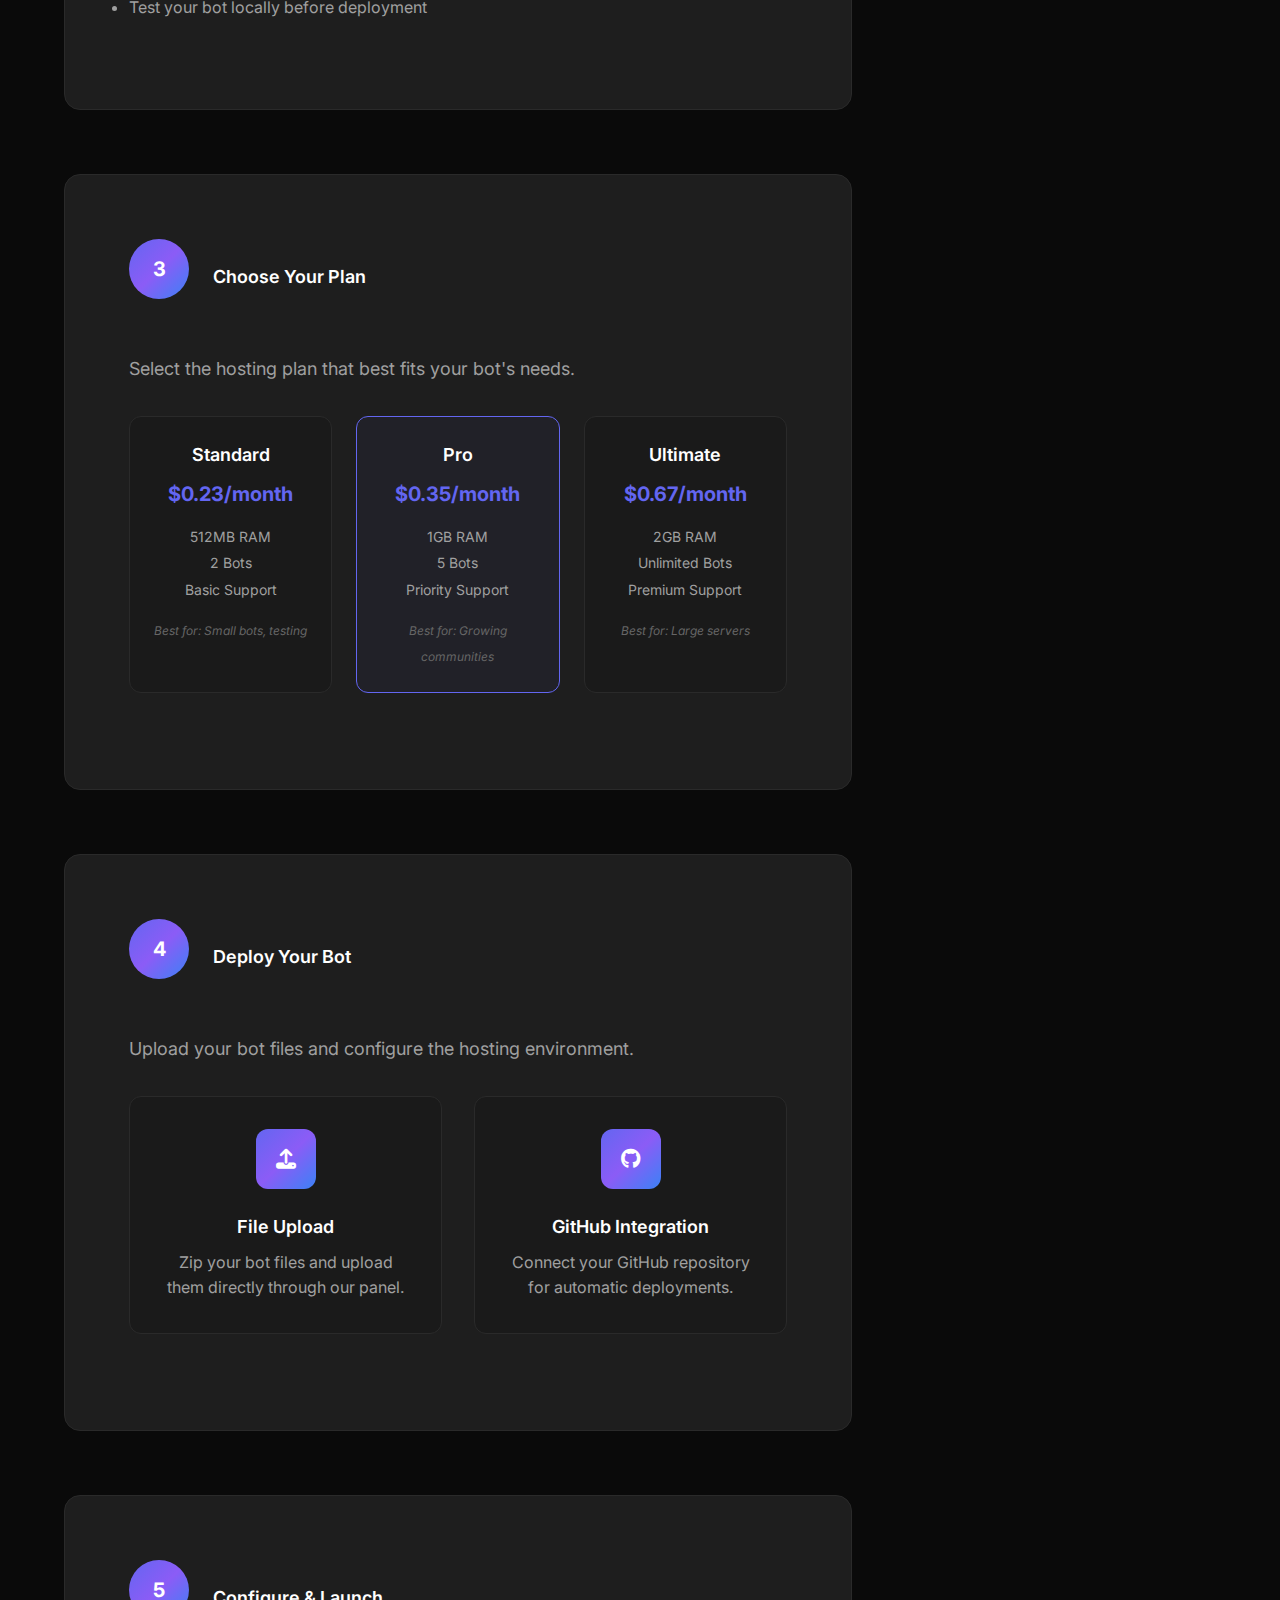
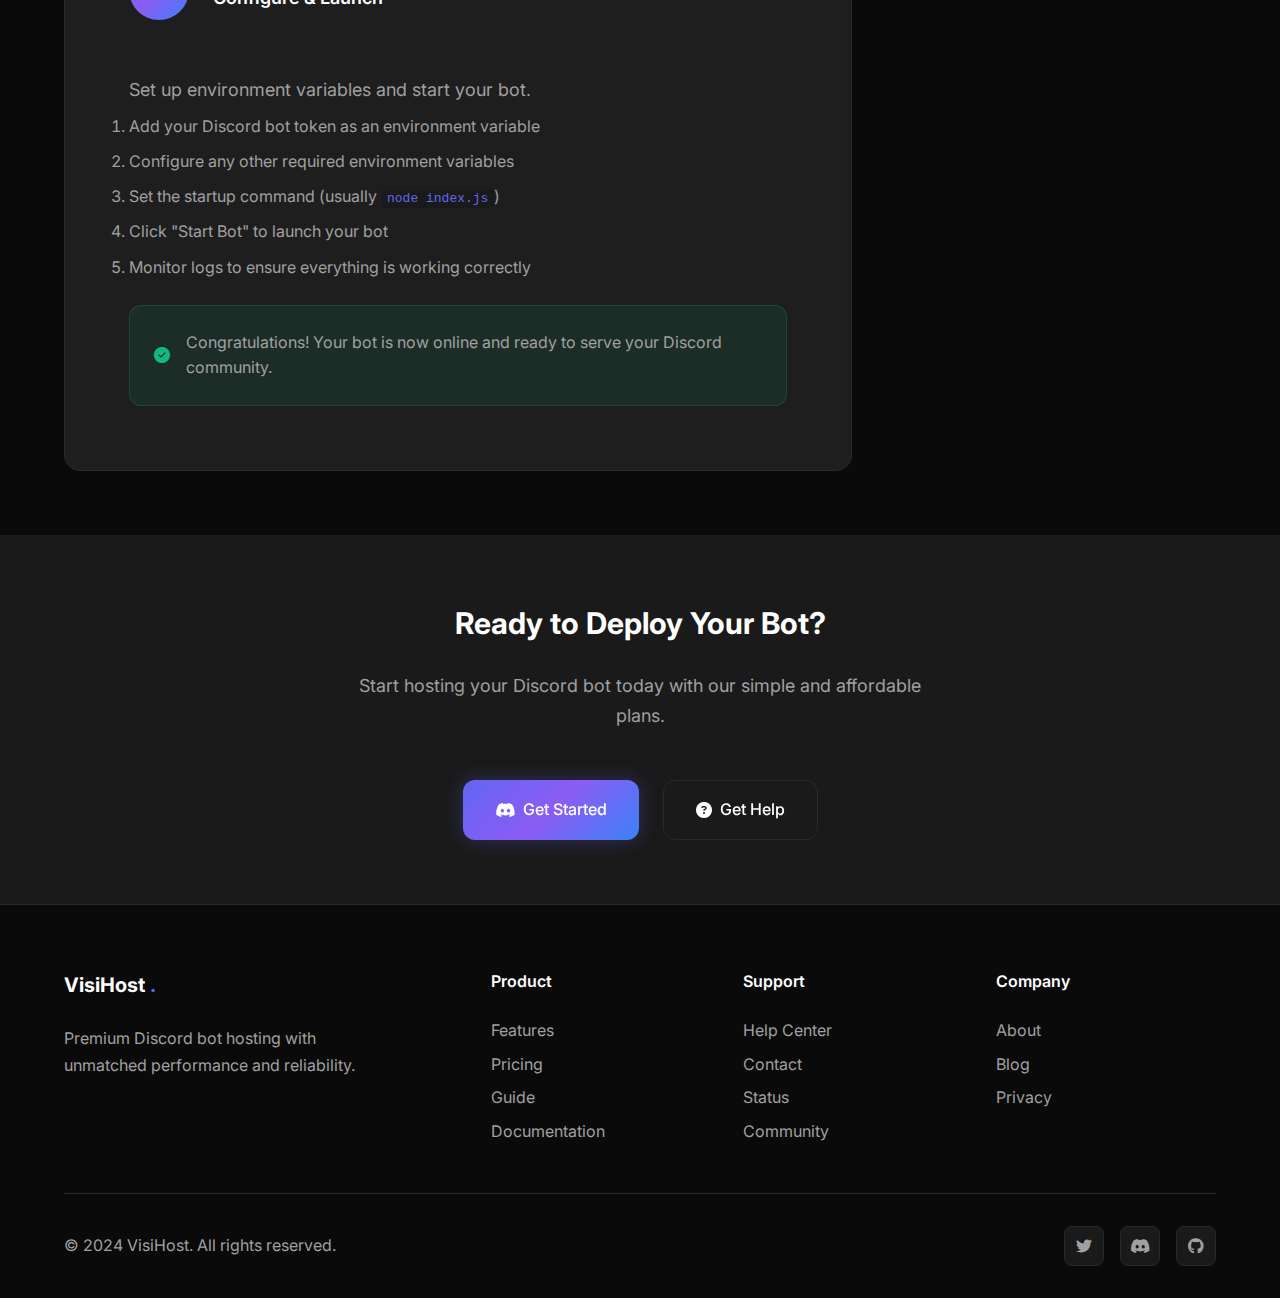
<file: guide.html>
<!DOCTYPE html>
<html lang="en">
<head>
    <meta charset="UTF-8">
    <meta name="viewport" content="width=device-width, initial-scale=1.0">
    <title>Getting Started Guide - VisiHost</title>
    <meta name="description" content="Learn how to deploy your Discord bot on VisiHost with our comprehensive getting started guide. Step-by-step instructions for beginners.">
    <link rel="stylesheet" href="styles.css">
    <link href="https://fonts.googleapis.com/css2?family=Inter:wght@300;400;500;600;700&display=swap" rel="stylesheet">
    <link rel="stylesheet" href="https://cdnjs.cloudflare.com/ajax/libs/font-awesome/6.4.0/css/all.min.css">
</head>
<body>
    <!-- Navigation -->
    <nav class="navbar">
        <div class="nav-container">
            <div class="nav-logo">
                <a href="index.html">
                    <span class="logo-text">VisiHost</span>
                    <span class="logo-accent">.</span>
                </a>
            </div>
            <ul class="nav-menu">
                <li><a href="index.html" class="nav-link">Home</a></li>
                <li><a href="features.html" class="nav-link">Features</a></li>
                <li><a href="pricing.html" class="nav-link">Pricing</a></li>
                <li><a href="guide.html" class="nav-link active">Guide</a></li>
                <li><a href="contact.html" class="nav-link">Contact</a></li>
            </ul>
            <div class="hamburger">
                <span></span>
                <span></span>
                <span></span>
            </div>
        </div>
    </nav>

    <!-- Guide Header -->
    <section class="page-header">
        <div class="container">
            <div class="page-header-content">
                <h1 class="page-title">
                    Getting Started <span class="gradient-text">Guide</span>
                </h1>
                <p class="page-description">
                    Learn how to deploy your Discord bot on VisiHost in just a few simple steps.
                </p>
            </div>
        </div>
    </section>

    <!-- Guide Content -->
    <section class="guide-section">
        <div class="container">
            <div class="guide-layout">
                <!-- Guide Steps -->
                <div class="guide-main">
                    <!-- Step 1 -->
                    <div class="guide-step">
                        <div class="step-header">
                            <div class="step-number">1</div>
                            <h2 class="step-title">Create Your Discord Bot</h2>
                        </div>
                        <div class="step-content">
                            <p class="step-description">
                                Before hosting your bot, you need to create it on Discord's Developer Portal.
                            </p>
                            <div class="step-instructions">
                                <ol class="instruction-list">
                                    <li>Go to <a href="https://discord.com/developers/applications" target="_blank">Discord Developer Portal</a></li>
                                    <li>Click "New Application" and give your bot a name</li>
                                    <li>Navigate to the "Bot" section in the sidebar</li>
                                    <li>Click "Add Bot" to create your bot user</li>
                                    <li>Copy the bot token (keep this secret!)</li>
                                </ol>
                            </div>
                            <div class="step-note">
                                <i class="fas fa-exclamation-triangle"></i>
                                <span>Never share your bot token publicly. It's like a password for your bot!</span>
                            </div>
                        </div>
                    </div>

                    <!-- Step 2 -->
                    <div class="guide-step">
                        <div class="step-header">
                            <div class="step-number">2</div>
                            <h2 class="step-title">Prepare Your Bot Code</h2>
                        </div>
                        <div class="step-content">
                            <p class="step-description">
                                Make sure your bot code is ready for deployment with proper structure.
                            </p>
                            <div class="code-example">
                                <div class="code-header">
                                    <span class="code-title">Example Bot Structure</span>
                                </div>
                                <pre><code>my-discord-bot/
├── index.js          # Main bot file
├── package.json      # Dependencies
├── commands/         # Bot commands
├── events/          # Event handlers
└── config.json      # Configuration (optional)</code></pre>
                            </div>
                            <div class="step-instructions">
                                <ul class="instruction-list">
                                    <li>Ensure your main file is named <code>index.js</code> or specify it in package.json</li>
                                    <li>Include all dependencies in package.json</li>
                                    <li>Use environment variables for sensitive data like tokens</li>
                                    <li>Test your bot locally before deployment</li>
                                </ul>
                            </div>
                        </div>
                    </div>

                    <!-- Step 3 -->
                    <div class="guide-step">
                        <div class="step-header">
                            <div class="step-number">3</div>
                            <h2 class="step-title">Choose Your Plan</h2>
                        </div>
                        <div class="step-content">
                            <p class="step-description">
                                Select the hosting plan that best fits your bot's needs.
                            </p>
                            <div class="plan-comparison">
                                <div class="plan-card">
                                    <h3 class="plan-name">Standard</h3>
                                    <div class="plan-price">$0.23/month</div>
                                    <ul class="plan-features">
                                        <li>512MB RAM</li>
                                        <li>2 Bots</li>
                                        <li>Basic Support</li>
                                    </ul>
                                    <span class="plan-best-for">Best for: Small bots, testing</span>
                                </div>
                                <div class="plan-card featured">
                                    <h3 class="plan-name">Pro</h3>
                                    <div class="plan-price">$0.35/month</div>
                                    <ul class="plan-features">
                                        <li>1GB RAM</li>
                                        <li>5 Bots</li>
                                        <li>Priority Support</li>
                                    </ul>
                                    <span class="plan-best-for">Best for: Growing communities</span>
                                </div>
                                <div class="plan-card">
                                    <h3 class="plan-name">Ultimate</h3>
                                    <div class="plan-price">$0.67/month</div>
                                    <ul class="plan-features">
                                        <li>2GB RAM</li>
                                        <li>Unlimited Bots</li>
                                        <li>Premium Support</li>
                                    </ul>
                                    <span class="plan-best-for">Best for: Large servers</span>
                                </div>
                            </div>
                        </div>
                    </div>

                    <!-- Step 4 -->
                    <div class="guide-step">
                        <div class="step-header">
                            <div class="step-number">4</div>
                            <h2 class="step-title">Deploy Your Bot</h2>
                        </div>
                        <div class="step-content">
                            <p class="step-description">
                                Upload your bot files and configure the hosting environment.
                            </p>
                            <div class="deployment-methods">
                                <div class="method-card">
                                    <div class="method-icon">
                                        <i class="fas fa-upload"></i>
                                    </div>
                                    <h3 class="method-title">File Upload</h3>
                                    <p class="method-description">
                                        Zip your bot files and upload them directly through our panel.
                                    </p>
                                </div>
                                <div class="method-card">
                                    <div class="method-icon">
                                        <i class="fab fa-github"></i>
                                    </div>
                                    <h3 class="method-title">GitHub Integration</h3>
                                    <p class="method-description">
                                        Connect your GitHub repository for automatic deployments.
                                    </p>
                                </div>
                            </div>
                        </div>
                    </div>

                    <!-- Step 5 -->
                    <div class="guide-step">
                        <div class="step-header">
                            <div class="step-number">5</div>
                            <h2 class="step-title">Configure & Launch</h2>
                        </div>
                        <div class="step-content">
                            <p class="step-description">
                                Set up environment variables and start your bot.
                            </p>
                            <div class="step-instructions">
                                <ol class="instruction-list">
                                    <li>Add your Discord bot token as an environment variable</li>
                                    <li>Configure any other required environment variables</li>
                                    <li>Set the startup command (usually <code>node index.js</code>)</li>
                                    <li>Click "Start Bot" to launch your bot</li>
                                    <li>Monitor logs to ensure everything is working correctly</li>
                                </ol>
                            </div>
                            <div class="step-success">
                                <i class="fas fa-check-circle"></i>
                                <span>Congratulations! Your bot is now online and ready to serve your Discord community.</span>
                            </div>
                        </div>
                    </div>
                </div>

                <!-- Guide Sidebar -->
                <div class="guide-sidebar">
                    <div class="guide-nav">
                        <h3 class="guide-nav-title">Quick Navigation</h3>
                        <ul class="guide-nav-list">
                            <li><a href="#step-1" class="guide-nav-link">Create Discord Bot</a></li>
                            <li><a href="#step-2" class="guide-nav-link">Prepare Code</a></li>
                            <li><a href="#step-3" class="guide-nav-link">Choose Plan</a></li>
                            <li><a href="#step-4" class="guide-nav-link">Deploy Bot</a></li>
                            <li><a href="#step-5" class="guide-nav-link">Configure & Launch</a></li>
                        </ul>
                    </div>

                    <div class="guide-help">
                        <h3 class="guide-help-title">Need Help?</h3>
                        <p class="guide-help-description">
                            Our support team is here to assist you every step of the way.
                        </p>
                        <div class="guide-help-links">
                            <a href="contact.html" class="help-link">
                                <i class="fas fa-envelope"></i>
                                Contact Support
                            </a>
                            <a href="documentation.html" class="help-link">
                                <i class="fas fa-book"></i>
                                Documentation
                            </a>
                            <a href="#" class="help-link">
                                <i class="fab fa-discord"></i>
                                Join Discord
                            </a>
                        </div>
                    </div>

                    <div class="guide-tips">
                        <h3 class="guide-tips-title">Pro Tips</h3>
                        <div class="tip-item">
                            <i class="fas fa-lightbulb"></i>
                            <span>Use environment variables for all sensitive configuration</span>
                        </div>
                        <div class="tip-item">
                            <i class="fas fa-lightbulb"></i>
                            <span>Test your bot locally before deploying</span>
                        </div>
                        <div class="tip-item">
                            <i class="fas fa-lightbulb"></i>
                            <span>Monitor your bot's resource usage regularly</span>
                        </div>
                        <div class="tip-item">
                            <i class="fas fa-lightbulb"></i>
                            <span>Keep your dependencies up to date</span>
                        </div>
                    </div>
                </div>
            </div>
        </div>
    </section>

    <!-- CTA Section -->
    <section class="cta-section">
        <div class="container">
            <div class="cta-content">
                <h2 class="cta-title">Ready to Deploy Your Bot?</h2>
                <p class="cta-description">
                    Start hosting your Discord bot today with our simple and affordable plans.
                </p>
                <div class="cta-buttons">
                    <a href="https://discord.gg/Vd48FAZCGV" class="btn btn-primary" target="_blank">
                        <i class="fab fa-discord"></i>
                        Get Started
                    </a>
                    <a href="contact.html" class="btn btn-secondary">
                        <i class="fas fa-question-circle"></i>
                        Get Help
                    </a>
                </div>
            </div>
        </div>
    </section>

    <!-- Footer -->
    <footer class="footer">
        <div class="container">
            <div class="footer-content">
                <div class="footer-brand">
                    <div class="footer-logo">
                        <span class="logo-text">VisiHost</span>
                        <span class="logo-accent">.</span>
                    </div>
                    <p class="footer-description">
                        Premium Discord bot hosting with unmatched performance and reliability.
                    </p>
                </div>
                <div class="footer-links">
                    <div class="footer-column">
                        <h4 class="footer-title">Product</h4>
                        <ul class="footer-list">
                            <li><a href="features.html">Features</a></li>
                            <li><a href="pricing.html">Pricing</a></li>
                            <li><a href="guide.html">Guide</a></li>
                            <li><a href="documentation.html">Documentation</a></li>
                        </ul>
                    </div>
                    <div class="footer-column">
                        <h4 class="footer-title">Support</h4>
                        <ul class="footer-list">
                            <li><a href="help.html">Help Center</a></li>
                            <li><a href="contact.html">Contact</a></li>
                            <li><a href="status.html">Status</a></li>
                            <li><a href="community.html">Community</a></li>
                        </ul>
                    </div>
                    <div class="footer-column">
                        <h4 class="footer-title">Company</h4>
                        <ul class="footer-list">
                            <li><a href="about.html">About</a></li>
                            <li><a href="blog.html">Blog</a></li>
                            <li><a href="privacy.html">Privacy</a></li>
                        </ul>
                    </div>
                </div>
            </div>
            <div class="footer-bottom">
                <p>&copy; 2024 VisiHost. All rights reserved.</p>
                <div class="footer-social">
                    <a href="#"><i class="fab fa-twitter"></i></a>
                    <a href="https://discord.gg/Vd48FAZCGV" target="_blank"><i class="fab fa-discord"></i></a>
                    <a href="#"><i class="fab fa-github"></i></a>
                </div>
            </div>
        </div>
    </footer>

    <script src="script.js"></script>
</body>
</html>
</file>
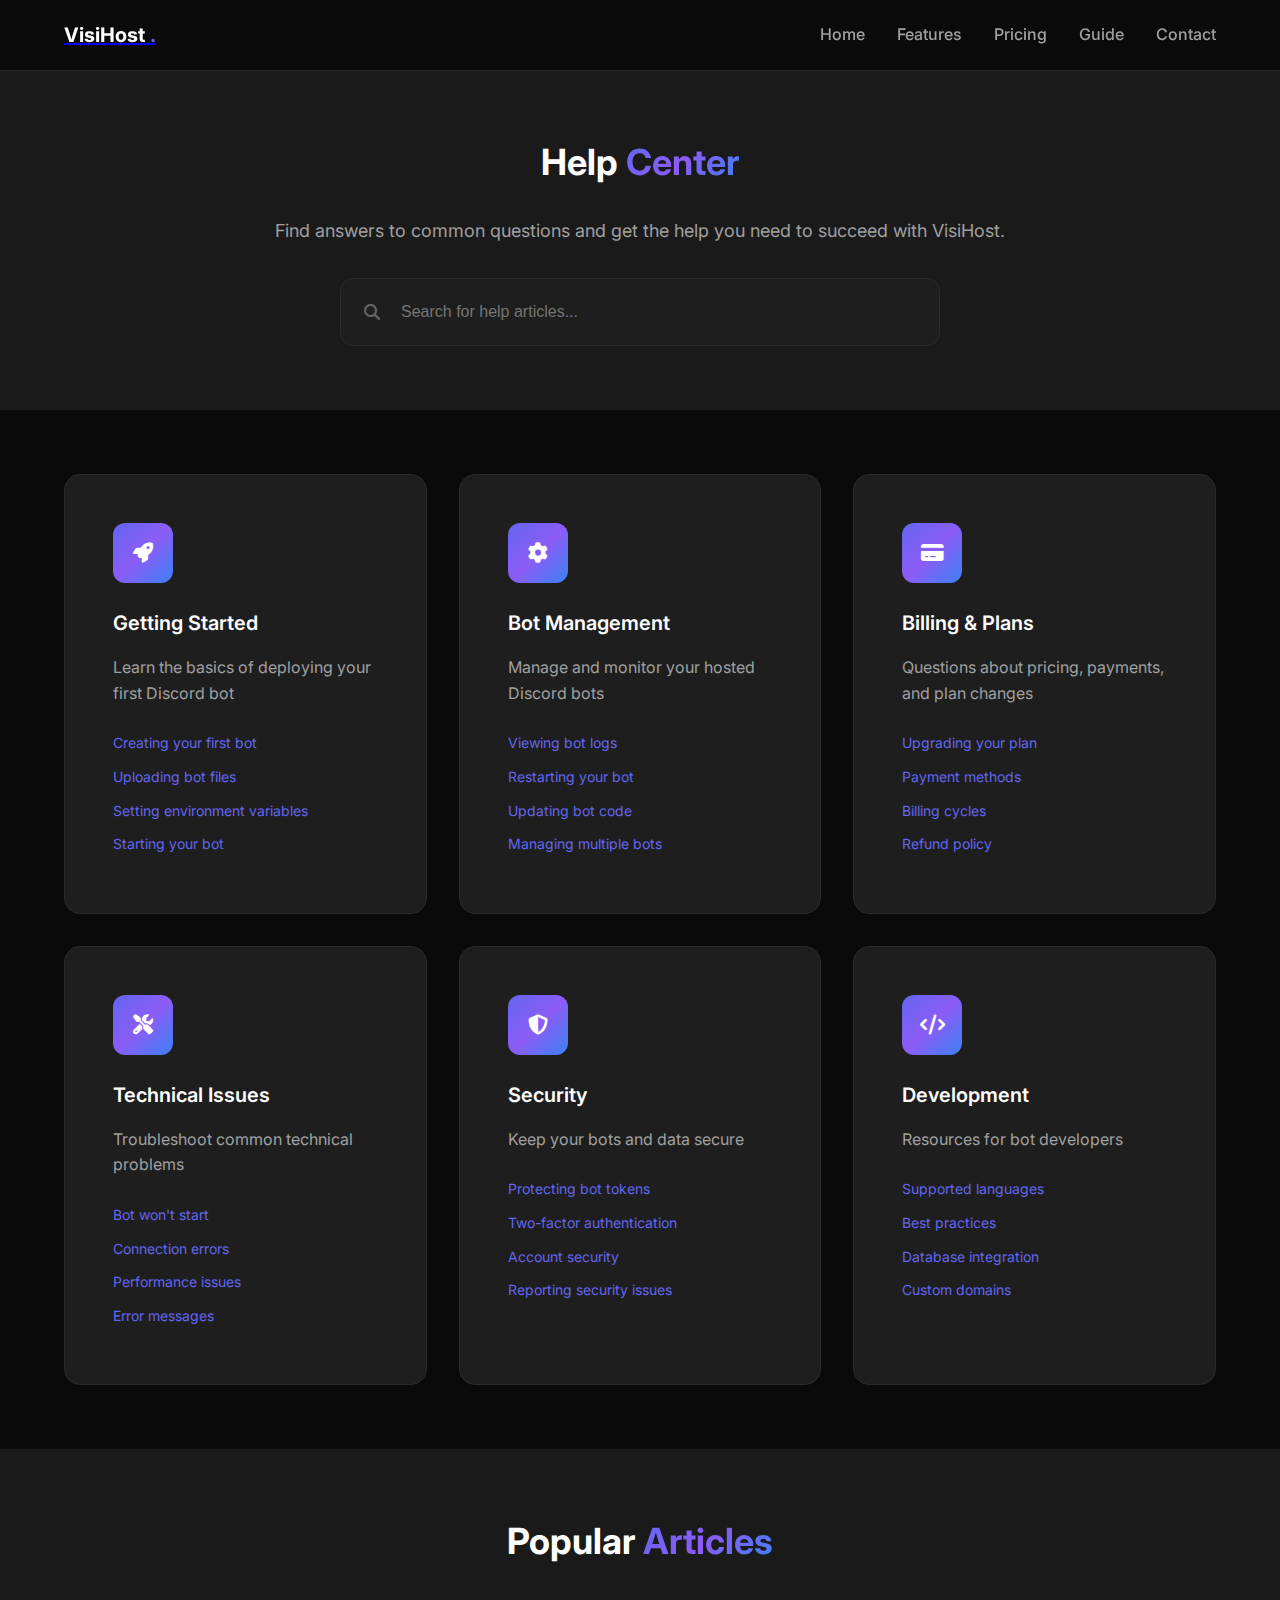
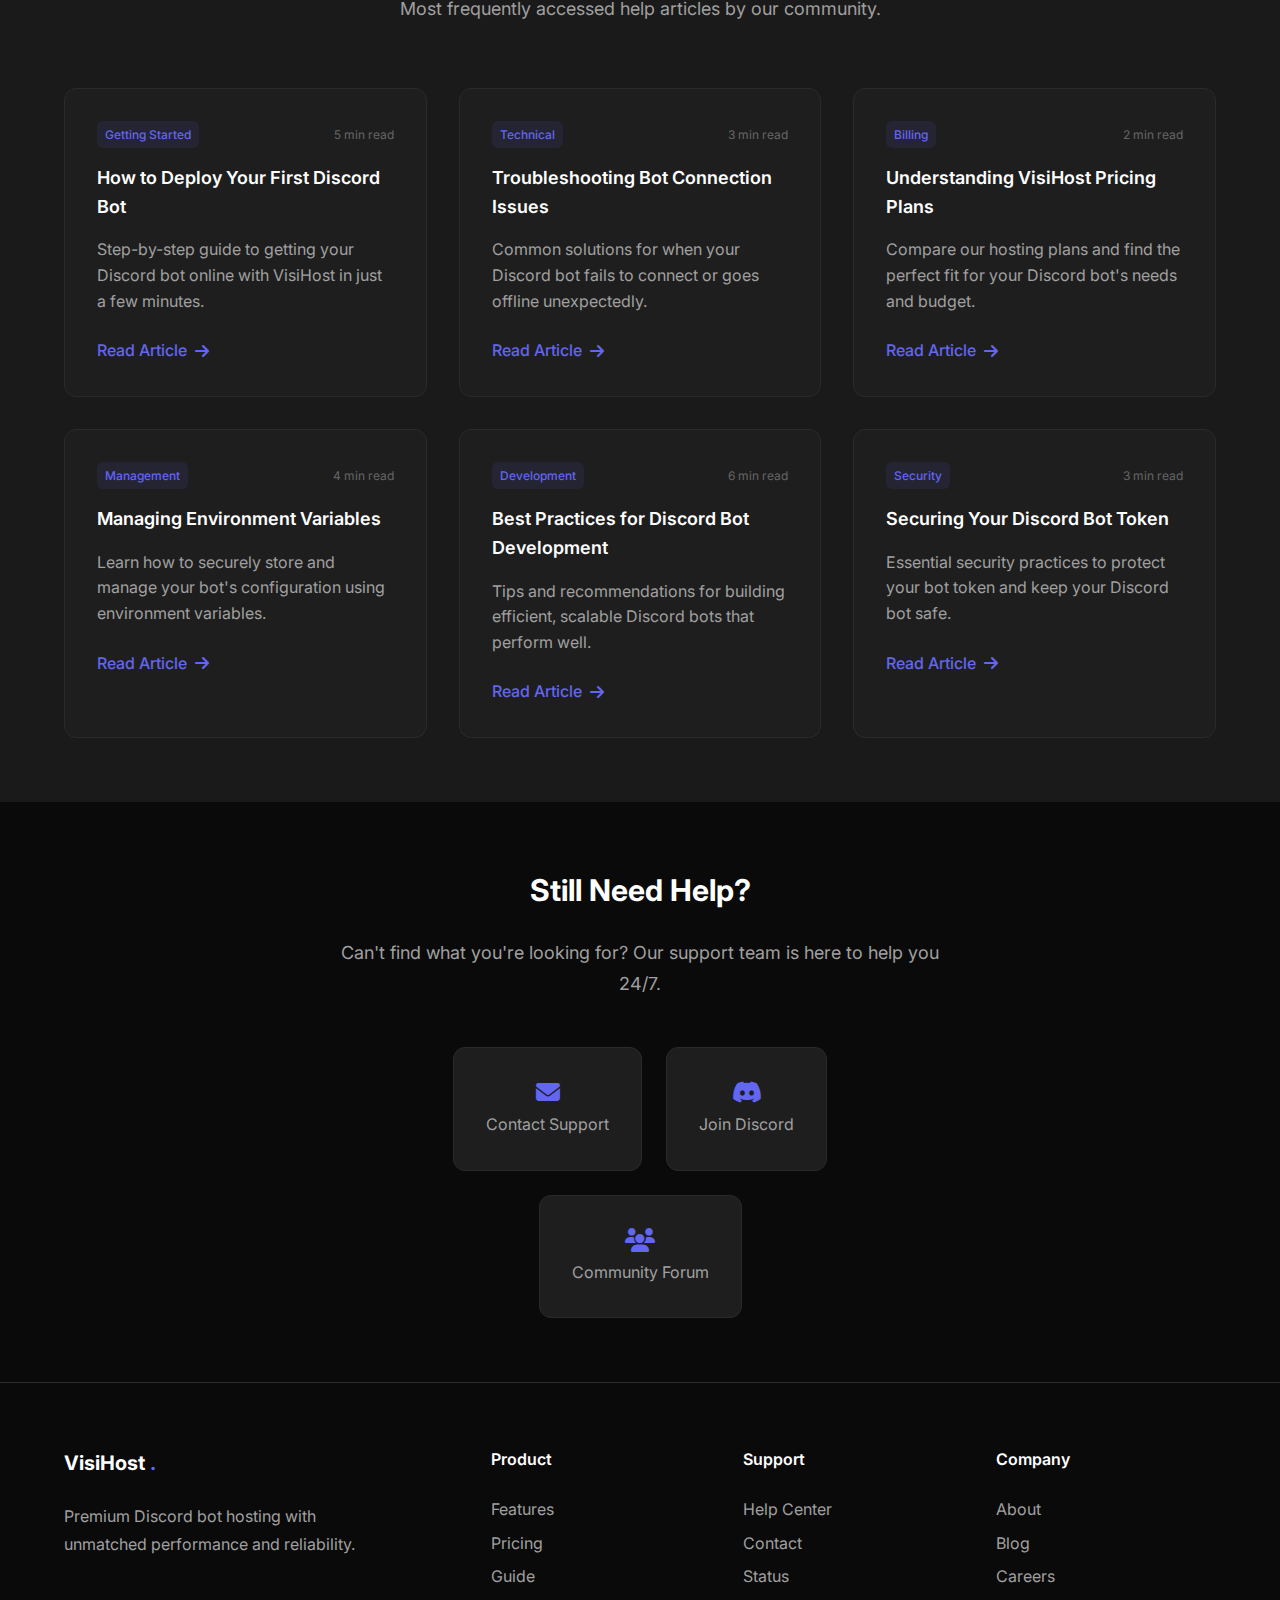
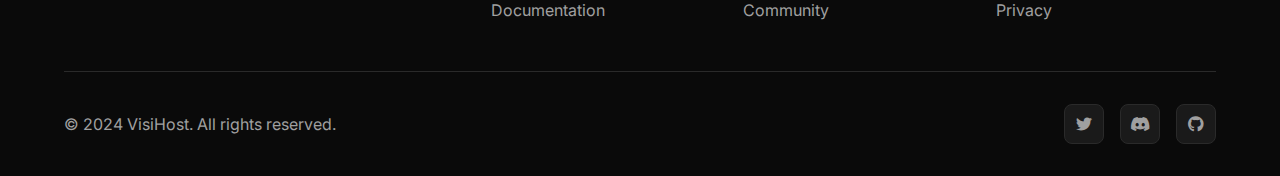
<file: help.html>
<!DOCTYPE html>
<html lang="en">
<head>
    <meta charset="UTF-8">
    <meta name="viewport" content="width=device-width, initial-scale=1.0">
    <title>Help Center - VisiHost</title>
    <meta name="description" content="Find answers to common questions about VisiHost Discord bot hosting. Get help with deployment, billing, and technical issues.">
    <link rel="stylesheet" href="styles.css">
    <link href="https://fonts.googleapis.com/css2?family=Inter:wght@300;400;500;600;700&display=swap" rel="stylesheet">
    <link rel="stylesheet" href="https://cdnjs.cloudflare.com/ajax/libs/font-awesome/6.4.0/css/all.min.css">
</head>
<body>
    <!-- Navigation -->
    <nav class="navbar">
        <div class="nav-container">
            <div class="nav-logo">
                <a href="index.html">
                    <span class="logo-text">VisiHost</span>
                    <span class="logo-accent">.</span>
                </a>
            </div>
            <ul class="nav-menu">
                <li><a href="index.html" class="nav-link">Home</a></li>
                <li><a href="features.html" class="nav-link">Features</a></li>
                <li><a href="pricing.html" class="nav-link">Pricing</a></li>
                <li><a href="guide.html" class="nav-link">Guide</a></li>
                <li><a href="contact.html" class="nav-link">Contact</a></li>
            </ul>
            <div class="hamburger">
                <span></span>
                <span></span>
                <span></span>
            </div>
        </div>
    </nav>

    <!-- Help Header -->
    <section class="page-header">
        <div class="container">
            <div class="page-header-content">
                <h1 class="page-title">
                    Help <span class="gradient-text">Center</span>
                </h1>
                <p class="page-description">
                    Find answers to common questions and get the help you need to succeed with VisiHost.
                </p>
                <div class="help-search">
                    <div class="search-box">
                        <i class="fas fa-search"></i>
                        <input type="text" placeholder="Search for help articles..." class="search-input">
                    </div>
                </div>
            </div>
        </div>
    </section>

    <!-- Help Categories -->
    <section class="help-categories">
        <div class="container">
            <div class="categories-grid">
                <div class="category-card">
                    <div class="category-icon">
                        <i class="fas fa-rocket"></i>
                    </div>
                    <h3 class="category-title">Getting Started</h3>
                    <p class="category-description">Learn the basics of deploying your first Discord bot</p>
                    <ul class="category-links">
                        <li><a href="#getting-started">Creating your first bot</a></li>
                        <li><a href="#getting-started">Uploading bot files</a></li>
                        <li><a href="#getting-started">Setting environment variables</a></li>
                        <li><a href="#getting-started">Starting your bot</a></li>
                    </ul>
                </div>

                <div class="category-card">
                    <div class="category-icon">
                        <i class="fas fa-cog"></i>
                    </div>
                    <h3 class="category-title">Bot Management</h3>
                    <p class="category-description">Manage and monitor your hosted Discord bots</p>
                    <ul class="category-links">
                        <li><a href="#management">Viewing bot logs</a></li>
                        <li><a href="#management">Restarting your bot</a></li>
                        <li><a href="#management">Updating bot code</a></li>
                        <li><a href="#management">Managing multiple bots</a></li>
                    </ul>
                </div>

                <div class="category-card">
                    <div class="category-icon">
                        <i class="fas fa-credit-card"></i>
                    </div>
                    <h3 class="category-title">Billing & Plans</h3>
                    <p class="category-description">Questions about pricing, payments, and plan changes</p>
                    <ul class="category-links">
                        <li><a href="#billing">Upgrading your plan</a></li>
                        <li><a href="#billing">Payment methods</a></li>
                        <li><a href="#billing">Billing cycles</a></li>
                        <li><a href="#billing">Refund policy</a></li>
                    </ul>
                </div>

                <div class="category-card">
                    <div class="category-icon">
                        <i class="fas fa-tools"></i>
                    </div>
                    <h3 class="category-title">Technical Issues</h3>
                    <p class="category-description">Troubleshoot common technical problems</p>
                    <ul class="category-links">
                        <li><a href="#technical">Bot won't start</a></li>
                        <li><a href="#technical">Connection errors</a></li>
                        <li><a href="#technical">Performance issues</a></li>
                        <li><a href="#technical">Error messages</a></li>
                    </ul>
                </div>

                <div class="category-card">
                    <div class="category-icon">
                        <i class="fas fa-shield-alt"></i>
                    </div>
                    <h3 class="category-title">Security</h3>
                    <p class="category-description">Keep your bots and data secure</p>
                    <ul class="category-links">
                        <li><a href="#security">Protecting bot tokens</a></li>
                        <li><a href="#security">Two-factor authentication</a></li>
                        <li><a href="#security">Account security</a></li>
                        <li><a href="#security">Reporting security issues</a></li>
                    </ul>
                </div>

                <div class="category-card">
                    <div class="category-icon">
                        <i class="fas fa-code"></i>
                    </div>
                    <h3 class="category-title">Development</h3>
                    <p class="category-description">Resources for bot developers</p>
                    <ul class="category-links">
                        <li><a href="#development">Supported languages</a></li>
                        <li><a href="#development">Best practices</a></li>
                        <li><a href="#development">Database integration</a></li>
                        <li><a href="#development">Custom domains</a></li>
                    </ul>
                </div>
            </div>
        </div>
    </section>

    <!-- Popular Articles -->
    <section class="popular-articles">
        <div class="container">
            <div class="section-header">
                <h2 class="section-title">Popular <span class="gradient-text">Articles</span></h2>
                <p class="section-description">
                    Most frequently accessed help articles by our community.
                </p>
            </div>

            <div class="articles-grid">
                <article class="article-card">
                    <div class="article-meta">
                        <span class="article-category">Getting Started</span>
                        <span class="article-read-time">5 min read</span>
                    </div>
                    <h3 class="article-title">How to Deploy Your First Discord Bot</h3>
                    <p class="article-excerpt">
                        Step-by-step guide to getting your Discord bot online with VisiHost in just a few minutes.
                    </p>
                    <a href="#" class="article-link">Read Article <i class="fas fa-arrow-right"></i></a>
                </article>

                <article class="article-card">
                    <div class="article-meta">
                        <span class="article-category">Technical</span>
                        <span class="article-read-time">3 min read</span>
                    </div>
                    <h3 class="article-title">Troubleshooting Bot Connection Issues</h3>
                    <p class="article-excerpt">
                        Common solutions for when your Discord bot fails to connect or goes offline unexpectedly.
                    </p>
                    <a href="#" class="article-link">Read Article <i class="fas fa-arrow-right"></i></a>
                </article>

                <article class="article-card">
                    <div class="article-meta">
                        <span class="article-category">Billing</span>
                        <span class="article-read-time">2 min read</span>
                    </div>
                    <h3 class="article-title">Understanding VisiHost Pricing Plans</h3>
                    <p class="article-excerpt">
                        Compare our hosting plans and find the perfect fit for your Discord bot's needs and budget.
                    </p>
                    <a href="#" class="article-link">Read Article <i class="fas fa-arrow-right"></i></a>
                </article>

                <article class="article-card">
                    <div class="article-meta">
                        <span class="article-category">Management</span>
                        <span class="article-read-time">4 min read</span>
                    </div>
                    <h3 class="article-title">Managing Environment Variables</h3>
                    <p class="article-excerpt">
                        Learn how to securely store and manage your bot's configuration using environment variables.
                    </p>
                    <a href="#" class="article-link">Read Article <i class="fas fa-arrow-right"></i></a>
                </article>

                <article class="article-card">
                    <div class="article-meta">
                        <span class="article-category">Development</span>
                        <span class="article-read-time">6 min read</span>
                    </div>
                    <h3 class="article-title">Best Practices for Discord Bot Development</h3>
                    <p class="article-excerpt">
                        Tips and recommendations for building efficient, scalable Discord bots that perform well.
                    </p>
                    <a href="#" class="article-link">Read Article <i class="fas fa-arrow-right"></i></a>
                </article>

                <article class="article-card">
                    <div class="article-meta">
                        <span class="article-category">Security</span>
                        <span class="article-read-time">3 min read</span>
                    </div>
                    <h3 class="article-title">Securing Your Discord Bot Token</h3>
                    <p class="article-excerpt">
                        Essential security practices to protect your bot token and keep your Discord bot safe.
                    </p>
                    <a href="#" class="article-link">Read Article <i class="fas fa-arrow-right"></i></a>
                </article>
            </div>
        </div>
    </section>

    <!-- Contact Support -->
    <section class="help-contact">
        <div class="container">
            <div class="help-contact-content">
                <h2 class="help-contact-title">Still Need Help?</h2>
                <p class="help-contact-description">
                    Can't find what you're looking for? Our support team is here to help you 24/7.
                </p>
                <div class="help-contact-options">
                    <a href="contact.html" class="help-contact-btn">
                        <i class="fas fa-envelope"></i>
                        <span>Contact Support</span>
                    </a>
                    <a href="https://discord.gg/Vd48FAZCGV" class="help-contact-btn">
                        <i class="fab fa-discord"></i>
                        <span>Join Discord</span>
                    </a>
                    <a href="community.html" class="help-contact-btn">
                        <i class="fas fa-users"></i>
                        <span>Community Forum</span>
                    </a>
                </div>
            </div>
        </div>
    </section>

    <!-- Footer -->
    <footer class="footer">
        <div class="container">
            <div class="footer-content">
                <div class="footer-brand">
                    <div class="footer-logo">
                        <span class="logo-text">VisiHost</span>
                        <span class="logo-accent">.</span>
                    </div>
                    <p class="footer-description">
                        Premium Discord bot hosting with unmatched performance and reliability.
                    </p>
                </div>
                <div class="footer-links">
                    <div class="footer-column">
                        <h4 class="footer-title">Product</h4>
                        <ul class="footer-list">
                            <li><a href="features.html">Features</a></li>
                            <li><a href="pricing.html">Pricing</a></li>
                            <li><a href="guide.html">Guide</a></li>
                            <li><a href="documentation.html">Documentation</a></li>
                        </ul>
                    </div>
                    <div class="footer-column">
                        <h4 class="footer-title">Support</h4>
                        <ul class="footer-list">
                            <li><a href="help.html">Help Center</a></li>
                            <li><a href="contact.html">Contact</a></li>
                            <li><a href="status.html">Status</a></li>
                            <li><a href="community.html">Community</a></li>
                        </ul>
                    </div>
                    <div class="footer-column">
                        <h4 class="footer-title">Company</h4>
                        <ul class="footer-list">
                            <li><a href="about.html">About</a></li>
                            <li><a href="blog.html">Blog</a></li>
                            <li><a href="careers.html">Careers</a></li>
                            <li><a href="privacy.html">Privacy</a></li>
                        </ul>
                    </div>
                </div>
            </div>
            <div class="footer-bottom">
                <p>&copy; 2024 VisiHost. All rights reserved.</p>
                <div class="footer-social">
                    <a href="#"><i class="fab fa-twitter"></i></a>
                    <a href="https://discord.gg/Vd48FAZCGV" target="_blank"><i class="fab fa-discord"></i></a>
                    <a href="#"><i class="fab fa-github"></i></a>
                </div>
            </div>
        </div>
    </footer>

    <script src="script.js"></script>
</body>
</html>
</file>
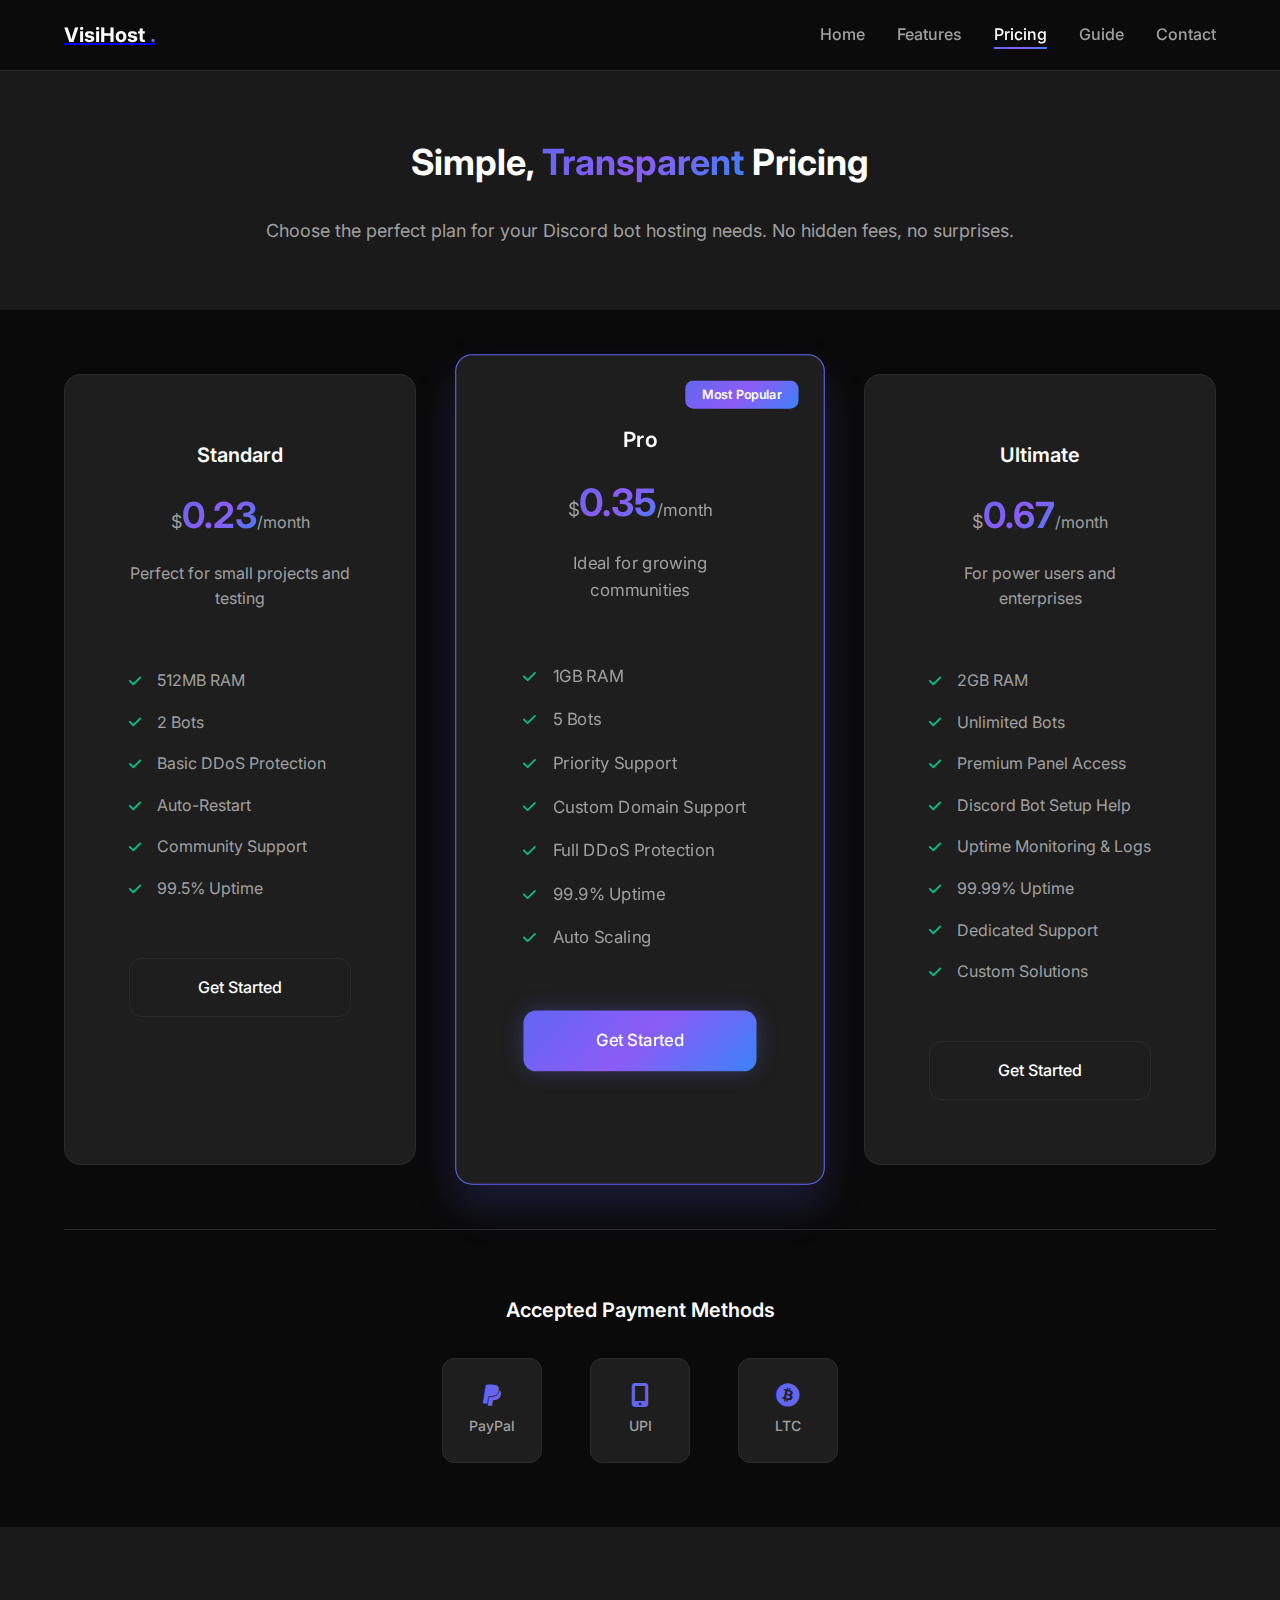
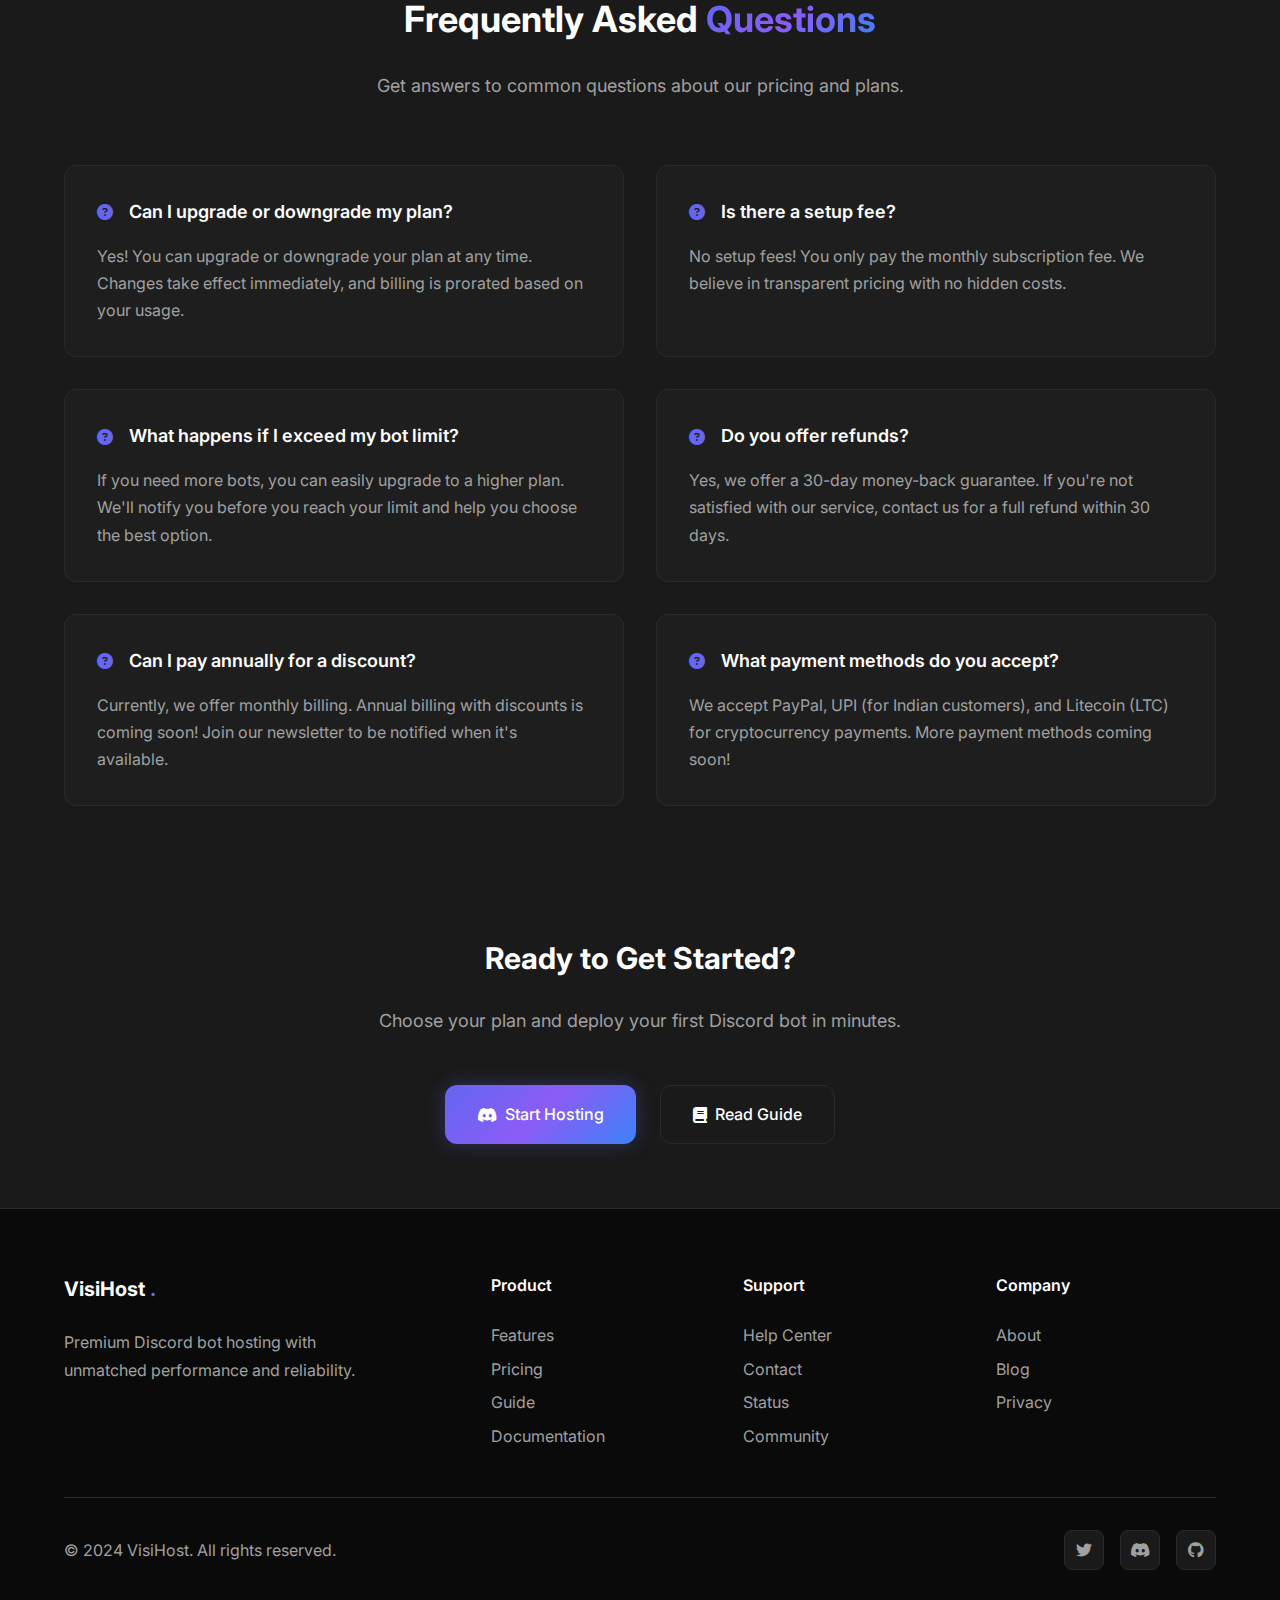
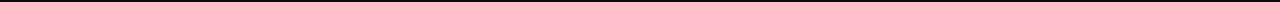
<file: pricing.html>
<!DOCTYPE html>
<html lang="en">
<head>
    <meta charset="UTF-8">
    <meta name="viewport" content="width=device-width, initial-scale=1.0">
    <title>Pricing - VisiHost</title>
    <meta name="description" content="Affordable Discord bot hosting plans starting from $0.23/month. Choose the perfect plan for your needs with transparent pricing.">
    <link rel="stylesheet" href="styles.css">
    <link href="https://fonts.googleapis.com/css2?family=Inter:wght@300;400;500;600;700&display=swap" rel="stylesheet">
    <link rel="stylesheet" href="https://cdnjs.cloudflare.com/ajax/libs/font-awesome/6.4.0/css/all.min.css">
</head>
<body>
    <!-- Navigation -->
    <nav class="navbar">
        <div class="nav-container">
            <div class="nav-logo">
                <a href="index.html">
                    <span class="logo-text">VisiHost</span>
                    <span class="logo-accent">.</span>
                </a>
            </div>
            <ul class="nav-menu">
                <li><a href="index.html" class="nav-link">Home</a></li>
                <li><a href="features.html" class="nav-link">Features</a></li>
                <li><a href="pricing.html" class="nav-link active">Pricing</a></li>
                <li><a href="guide.html" class="nav-link">Guide</a></li>
                <li><a href="contact.html" class="nav-link">Contact</a></li>
            </ul>
            <div class="hamburger">
                <span></span>
                <span></span>
                <span></span>
            </div>
        </div>
    </nav>

    <!-- Pricing Header -->
    <section class="page-header">
        <div class="container">
            <div class="page-header-content">
                <h1 class="page-title">
                    Simple, <span class="gradient-text">Transparent</span> Pricing
                </h1>
                <p class="page-description">
                    Choose the perfect plan for your Discord bot hosting needs. No hidden fees, no surprises.
                </p>
            </div>
        </div>
    </section>

    <!-- Pricing Plans -->
    <section class="pricing-section">
        <div class="container">
            <div class="pricing-grid-large">
                <div class="pricing-card-large">
                    <div class="pricing-header">
                        <h3 class="pricing-title">Standard</h3>
                        <div class="pricing-price">
                            <span class="price-currency">$</span>
                            <span class="price-amount">0.23</span>
                            <span class="price-period">/month</span>
                        </div>
                        <p class="pricing-description">Perfect for small projects and testing</p>
                    </div>
                    <ul class="pricing-features">
                        <li><i class="fas fa-check"></i> 512MB RAM</li>
                        <li><i class="fas fa-check"></i> 2 Bots</li>
                        <li><i class="fas fa-check"></i> Basic DDoS Protection</li>
                        <li><i class="fas fa-check"></i> Auto-Restart</li>
                        <li><i class="fas fa-check"></i> Community Support</li>
                        <li><i class="fas fa-check"></i> 99.5% Uptime</li>
                    </ul>
                    <a href="https://discord.gg/Vd48FAZCGV" class="btn btn-outline btn-full" target="_blank">Get Started</a>
                </div>

                <div class="pricing-card-large featured">
                    <div class="pricing-badge">Most Popular</div>
                    <div class="pricing-header">
                        <h3 class="pricing-title">Pro</h3>
                        <div class="pricing-price">
                            <span class="price-currency">$</span>
                            <span class="price-amount">0.35</span>
                            <span class="price-period">/month</span>
                        </div>
                        <p class="pricing-description">Ideal for growing communities</p>
                    </div>
                    <ul class="pricing-features">
                        <li><i class="fas fa-check"></i> 1GB RAM</li>
                        <li><i class="fas fa-check"></i> 5 Bots</li>
                        <li><i class="fas fa-check"></i> Priority Support</li>
                        <li><i class="fas fa-check"></i> Custom Domain Support</li>
                        <li><i class="fas fa-check"></i> Full DDoS Protection</li>
                        <li><i class="fas fa-check"></i> 99.9% Uptime</li>
                        <li><i class="fas fa-check"></i> Auto Scaling</li>
                    </ul>
                    <a href="https://discord.gg/Vd48FAZCGV" class="btn btn-primary btn-full" target="_blank">Get Started</a>
                </div>

                <div class="pricing-card-large">
                    <div class="pricing-header">
                        <h3 class="pricing-title">Ultimate</h3>
                        <div class="pricing-price">
                            <span class="price-currency">$</span>
                            <span class="price-amount">0.67</span>
                            <span class="price-period">/month</span>
                        </div>
                        <p class="pricing-description">For power users and enterprises</p>
                    </div>
                    <ul class="pricing-features">
                        <li><i class="fas fa-check"></i> 2GB RAM</li>
                        <li><i class="fas fa-check"></i> Unlimited Bots</li>
                        <li><i class="fas fa-check"></i> Premium Panel Access</li>
                        <li><i class="fas fa-check"></i> Discord Bot Setup Help</li>
                        <li><i class="fas fa-check"></i> Uptime Monitoring & Logs</li>
                        <li><i class="fas fa-check"></i> 99.99% Uptime</li>
                        <li><i class="fas fa-check"></i> Dedicated Support</li>
                        <li><i class="fas fa-check"></i> Custom Solutions</li>
                    </ul>
                    <a href="https://discord.gg/Vd48FAZCGV" class="btn btn-outline btn-full" target="_blank">Get Started</a>
                </div>
            </div>

            <!-- Payment Methods -->
            <div class="payment-methods">
                <h3 class="payment-title">Accepted Payment Methods</h3>
                <div class="payment-icons">
                    <div class="payment-method">
                        <i class="fab fa-paypal"></i>
                        <span>PayPal</span>
                    </div>
                    <div class="payment-method">
                        <i class="fas fa-mobile-alt"></i>
                        <span>UPI</span>
                    </div>
                    <div class="payment-method">
                        <i class="fab fa-bitcoin"></i>
                        <span>LTC</span>
                    </div>
                </div>
            </div>
        </div>
    </section>

    <!-- Pricing FAQ -->
    <section class="pricing-faq">
        <div class="container">
            <div class="section-header">
                <h2 class="section-title">Frequently Asked <span class="gradient-text">Questions</span></h2>
                <p class="section-description">
                    Get answers to common questions about our pricing and plans.
                </p>
            </div>

            <div class="faq-grid">
                <div class="faq-item">
                    <h3 class="faq-question">
                        <i class="fas fa-question-circle"></i>
                        Can I upgrade or downgrade my plan?
                    </h3>
                    <p class="faq-answer">
                        Yes! You can upgrade or downgrade your plan at any time. Changes take effect immediately,
                        and billing is prorated based on your usage.
                    </p>
                </div>

                <div class="faq-item">
                    <h3 class="faq-question">
                        <i class="fas fa-question-circle"></i>
                        Is there a setup fee?
                    </h3>
                    <p class="faq-answer">
                        No setup fees! You only pay the monthly subscription fee. We believe in transparent
                        pricing with no hidden costs.
                    </p>
                </div>

                <div class="faq-item">
                    <h3 class="faq-question">
                        <i class="fas fa-question-circle"></i>
                        What happens if I exceed my bot limit?
                    </h3>
                    <p class="faq-answer">
                        If you need more bots, you can easily upgrade to a higher plan. We'll notify you
                        before you reach your limit and help you choose the best option.
                    </p>
                </div>

                <div class="faq-item">
                    <h3 class="faq-question">
                        <i class="fas fa-question-circle"></i>
                        Do you offer refunds?
                    </h3>
                    <p class="faq-answer">
                        Yes, we offer a 30-day money-back guarantee. If you're not satisfied with our service,
                        contact us for a full refund within 30 days.
                    </p>
                </div>

                <div class="faq-item">
                    <h3 class="faq-question">
                        <i class="fas fa-question-circle"></i>
                        Can I pay annually for a discount?
                    </h3>
                    <p class="faq-answer">
                        Currently, we offer monthly billing. Annual billing with discounts is coming soon!
                        Join our newsletter to be notified when it's available.
                    </p>
                </div>

                <div class="faq-item">
                    <h3 class="faq-question">
                        <i class="fas fa-question-circle"></i>
                        What payment methods do you accept?
                    </h3>
                    <p class="faq-answer">
                        We accept PayPal, UPI (for Indian customers), and Litecoin (LTC) for cryptocurrency
                        payments. More payment methods coming soon!
                    </p>
                </div>
            </div>
        </div>
    </section>

    <!-- Pricing CTA -->
    <section class="cta-section">
        <div class="container">
            <div class="cta-content">
                <h2 class="cta-title">Ready to Get Started?</h2>
                <p class="cta-description">
                    Choose your plan and deploy your first Discord bot in minutes.
                </p>
                <div class="cta-buttons">
                    <a href="https://discord.gg/Vd48FAZCGV" class="btn btn-primary" target="_blank">
                        <i class="fab fa-discord"></i>
                        Start Hosting
                    </a>
                    <a href="guide.html" class="btn btn-secondary">
                        <i class="fas fa-book"></i>
                        Read Guide
                    </a>
                </div>
            </div>
        </div>
    </section>

    <!-- Footer -->
    <footer class="footer">
        <div class="container">
            <div class="footer-content">
                <div class="footer-brand">
                    <div class="footer-logo">
                        <span class="logo-text">VisiHost</span>
                        <span class="logo-accent">.</span>
                    </div>
                    <p class="footer-description">
                        Premium Discord bot hosting with unmatched performance and reliability.
                    </p>
                </div>
                <div class="footer-links">
                    <div class="footer-column">
                        <h4 class="footer-title">Product</h4>
                        <ul class="footer-list">
                            <li><a href="features.html">Features</a></li>
                            <li><a href="pricing.html">Pricing</a></li>
                            <li><a href="guide.html">Guide</a></li>
                            <li><a href="documentation.html">Documentation</a></li>
                        </ul>
                    </div>
                    <div class="footer-column">
                        <h4 class="footer-title">Support</h4>
                        <ul class="footer-list">
                            <li><a href="help.html">Help Center</a></li>
                            <li><a href="contact.html">Contact</a></li>
                            <li><a href="status.html">Status</a></li>
                            <li><a href="community.html">Community</a></li>
                        </ul>
                    </div>
                    <div class="footer-column">
                        <h4 class="footer-title">Company</h4>
                        <ul class="footer-list">
                            <li><a href="about.html">About</a></li>
                            <li><a href="blog.html">Blog</a></li>
                            <li><a href="privacy.html">Privacy</a></li>
                        </ul>
                    </div>
                </div>
            </div>
            <div class="footer-bottom">
                <p>&copy; 2024 VisiHost. All rights reserved.</p>
                <div class="footer-social">
                    <a href="#"><i class="fab fa-twitter"></i></a>
                    <a href="https://discord.gg/Vd48FAZCGV" target="_blank"><i class="fab fa-discord"></i></a>
                    <a href="#"><i class="fab fa-github"></i></a>
                </div>
            </div>
        </div>
    </footer>

    <script src="script.js"></script>
</body>
</html>
</file>
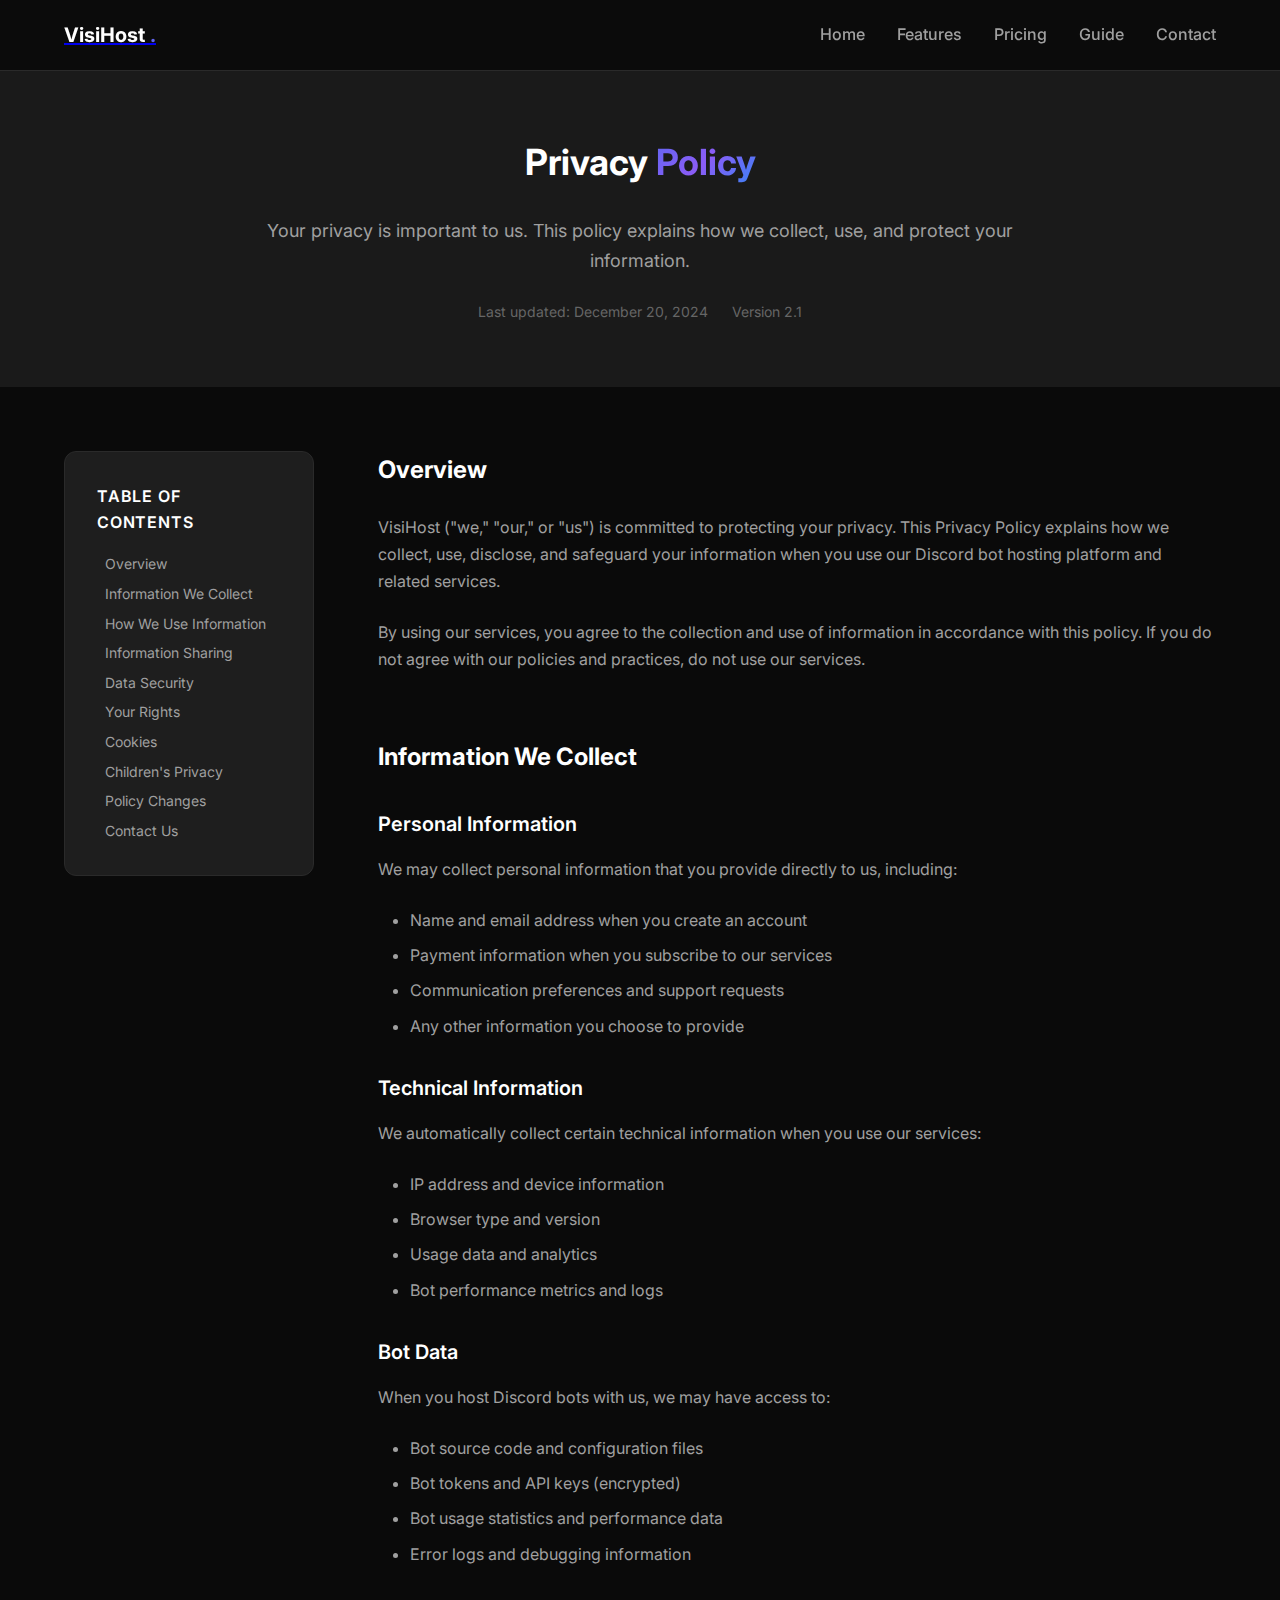
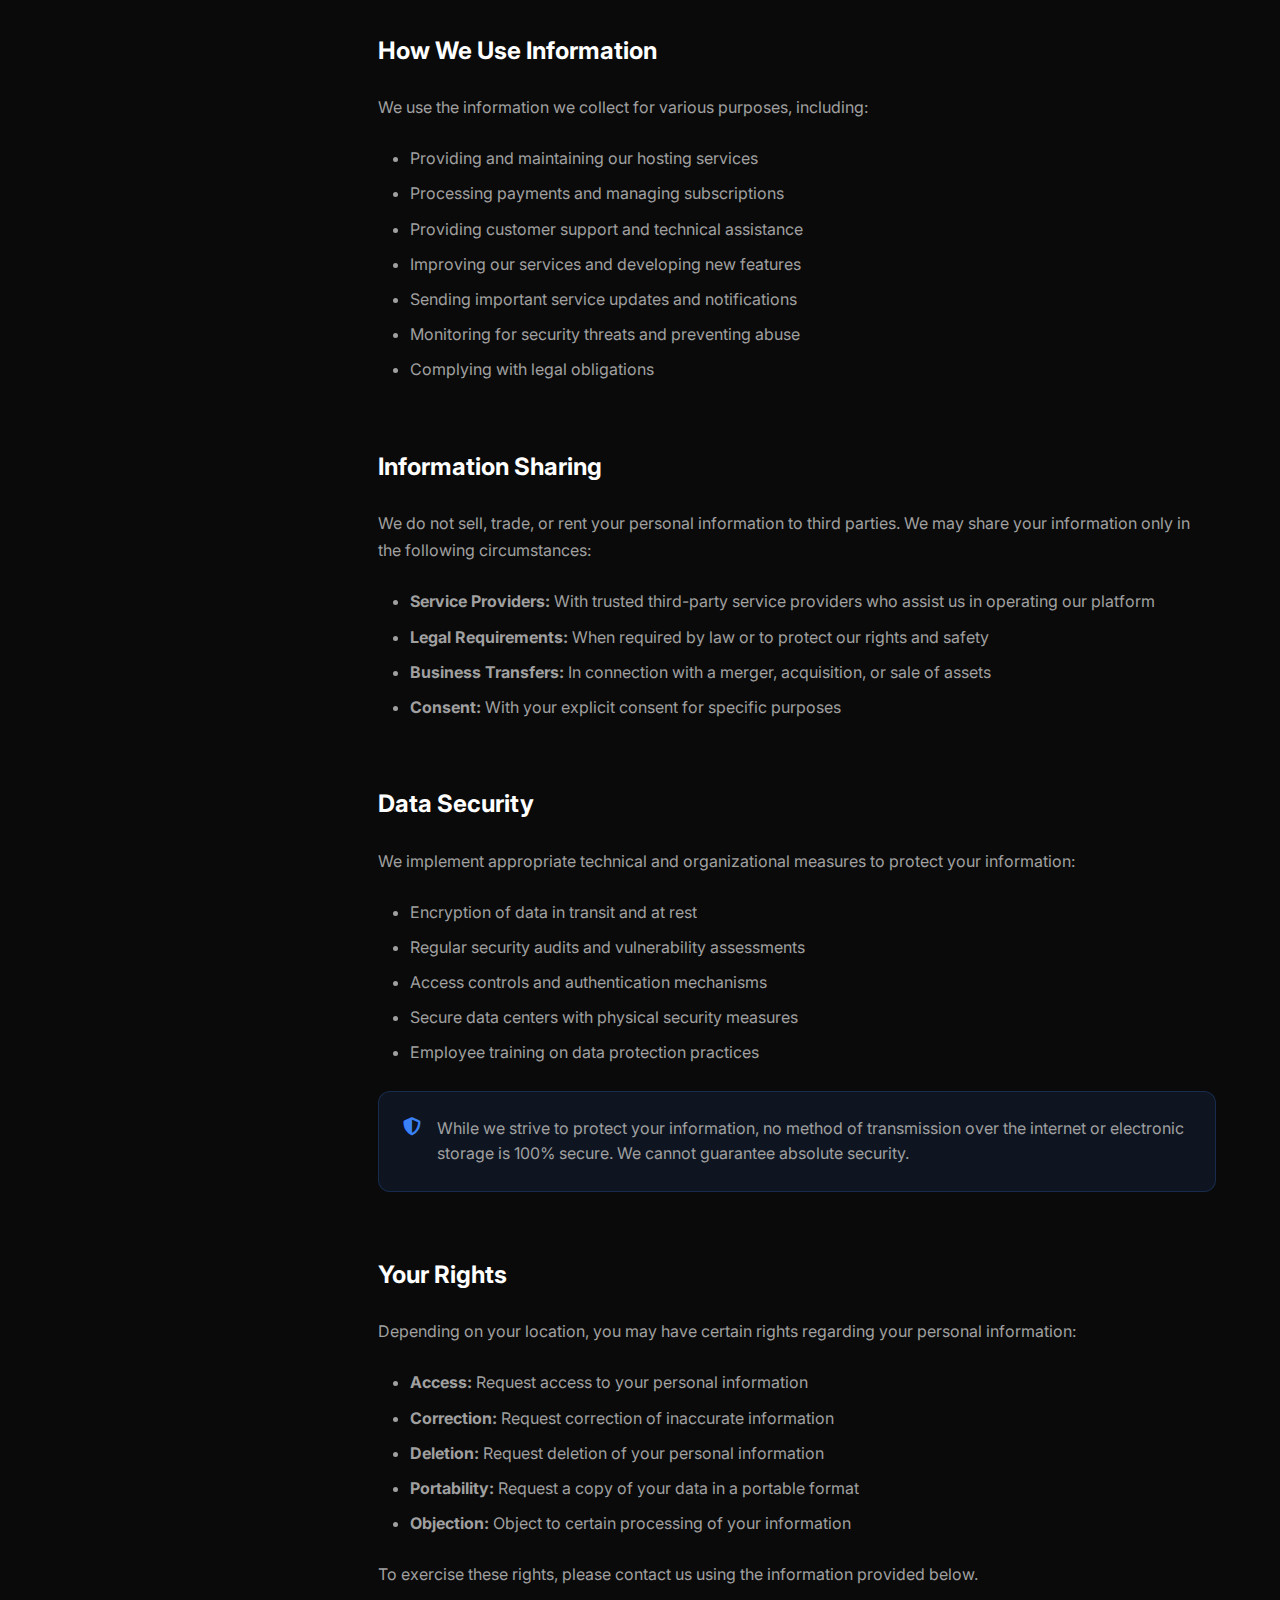
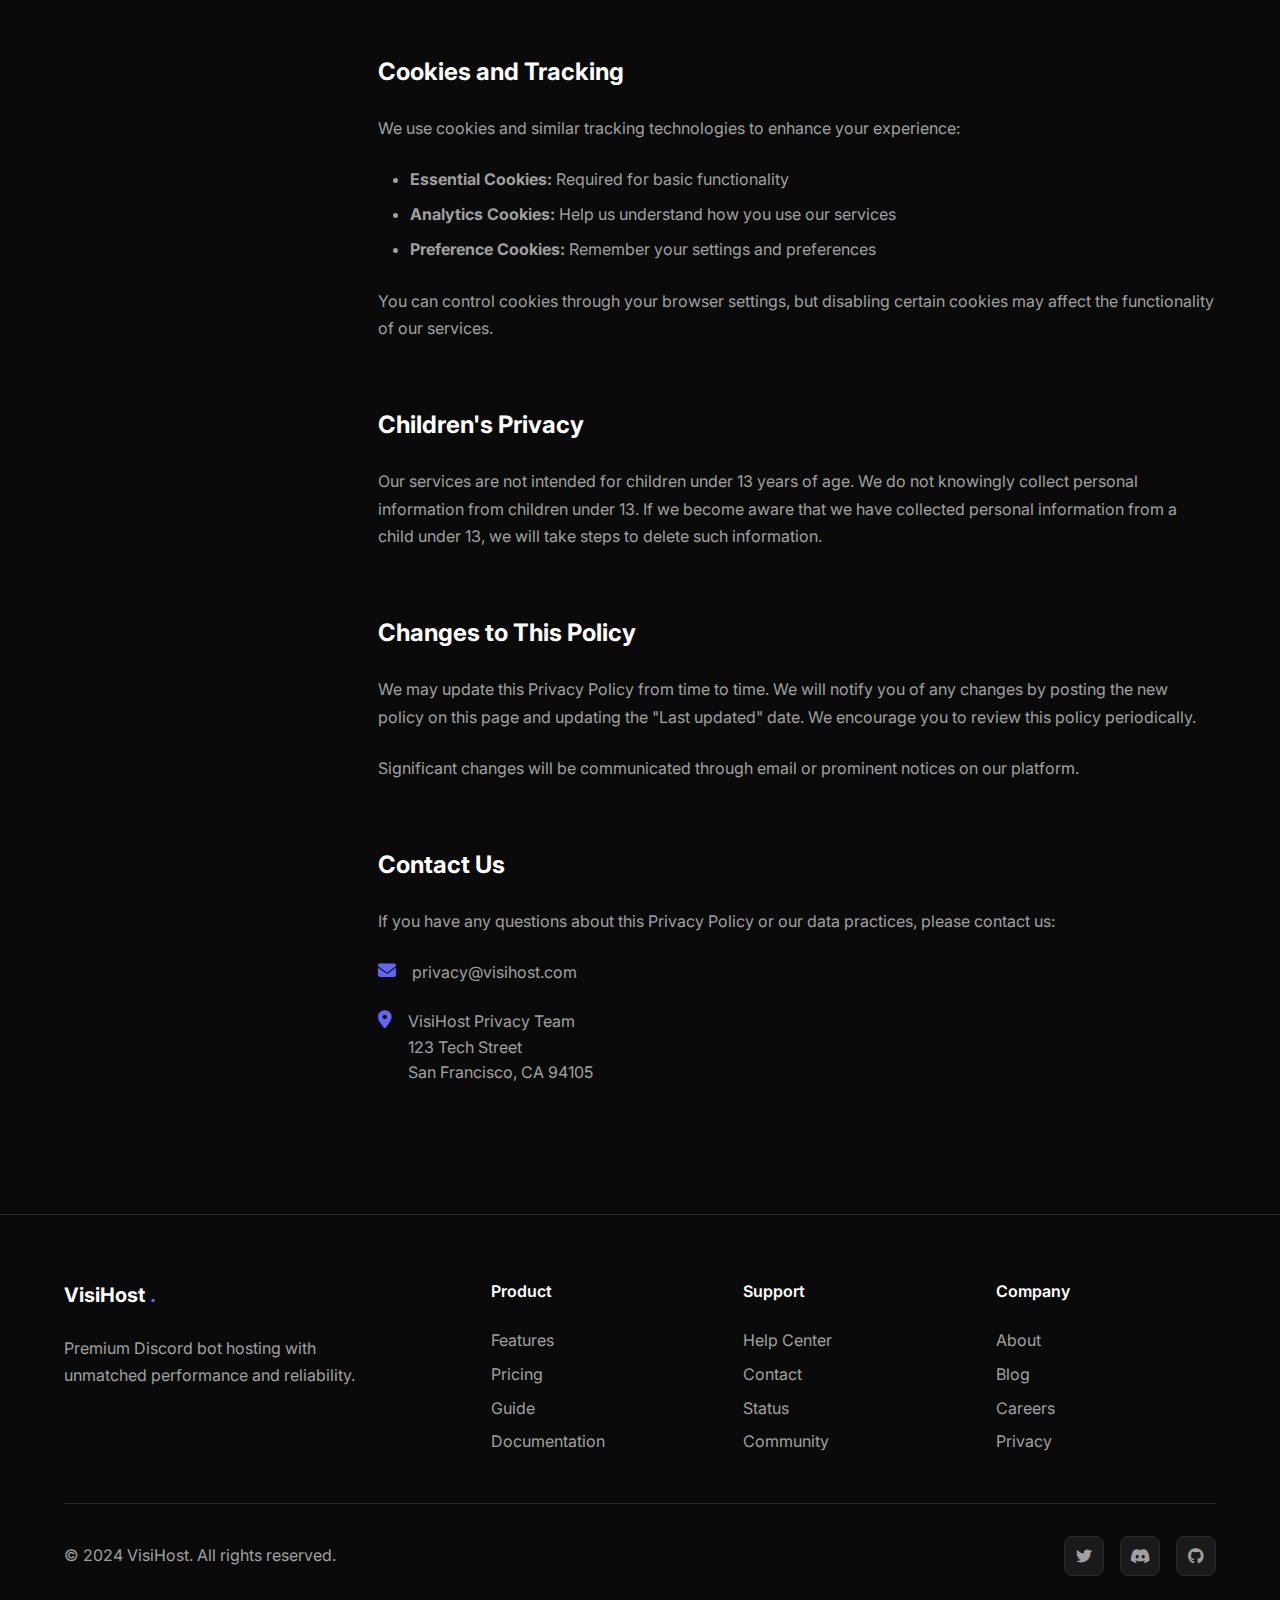
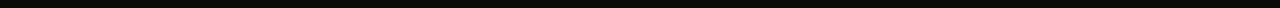
<file: privacy.html>
<!DOCTYPE html>
<html lang="en">
<head>
    <meta charset="UTF-8">
    <meta name="viewport" content="width=device-width, initial-scale=1.0">
    <title>Privacy Policy - VisiHost</title>
    <meta name="description" content="VisiHost Privacy Policy. Learn how we collect, use, and protect your personal information and data.">
    <link rel="stylesheet" href="styles.css">
    <link href="https://fonts.googleapis.com/css2?family=Inter:wght@300;400;500;600;700&display=swap" rel="stylesheet">
    <link rel="stylesheet" href="https://cdnjs.cloudflare.com/ajax/libs/font-awesome/6.4.0/css/all.min.css">
</head>
<body>
    <!-- Navigation -->
    <nav class="navbar">
        <div class="nav-container">
            <div class="nav-logo">
                <a href="index.html">
                    <span class="logo-text">VisiHost</span>
                    <span class="logo-accent">.</span>
                </a>
            </div>
            <ul class="nav-menu">
                <li><a href="index.html" class="nav-link">Home</a></li>
                <li><a href="features.html" class="nav-link">Features</a></li>
                <li><a href="pricing.html" class="nav-link">Pricing</a></li>
                <li><a href="guide.html" class="nav-link">Guide</a></li>
                <li><a href="contact.html" class="nav-link">Contact</a></li>
            </ul>
            <div class="hamburger">
                <span></span>
                <span></span>
                <span></span>
            </div>
        </div>
    </nav>

    <!-- Privacy Header -->
    <section class="page-header">
        <div class="container">
            <div class="page-header-content">
                <h1 class="page-title">
                    Privacy <span class="gradient-text">Policy</span>
                </h1>
                <p class="page-description">
                    Your privacy is important to us. This policy explains how we collect, use, and protect your information.
                </p>
                <div class="policy-meta">
                    <span class="policy-date">Last updated: December 20, 2024</span>
                    <span class="policy-version">Version 2.1</span>
                </div>
            </div>
        </div>
    </section>

    <!-- Privacy Content -->
    <section class="privacy-content">
        <div class="container">
            <div class="privacy-layout">
                <!-- Table of Contents -->
                <div class="privacy-toc">
                    <h3 class="toc-title">Table of Contents</h3>
                    <ul class="toc-list">
                        <li><a href="#overview" class="toc-link">Overview</a></li>
                        <li><a href="#information-we-collect" class="toc-link">Information We Collect</a></li>
                        <li><a href="#how-we-use-information" class="toc-link">How We Use Information</a></li>
                        <li><a href="#information-sharing" class="toc-link">Information Sharing</a></li>
                        <li><a href="#data-security" class="toc-link">Data Security</a></li>
                        <li><a href="#your-rights" class="toc-link">Your Rights</a></li>
                        <li><a href="#cookies" class="toc-link">Cookies</a></li>
                        <li><a href="#children" class="toc-link">Children's Privacy</a></li>
                        <li><a href="#changes" class="toc-link">Policy Changes</a></li>
                        <li><a href="#contact" class="toc-link">Contact Us</a></li>
                    </ul>
                </div>

                <!-- Main Content -->
                <div class="privacy-main">
                    <section id="overview" class="privacy-section">
                        <h2 class="section-title">Overview</h2>
                        <p class="section-text">
                            VisiHost ("we," "our," or "us") is committed to protecting your privacy. This Privacy Policy 
                            explains how we collect, use, disclose, and safeguard your information when you use our Discord 
                            bot hosting platform and related services.
                        </p>
                        <p class="section-text">
                            By using our services, you agree to the collection and use of information in accordance with 
                            this policy. If you do not agree with our policies and practices, do not use our services.
                        </p>
                    </section>

                    <section id="information-we-collect" class="privacy-section">
                        <h2 class="section-title">Information We Collect</h2>
                        
                        <h3 class="subsection-title">Personal Information</h3>
                        <p class="section-text">
                            We may collect personal information that you provide directly to us, including:
                        </p>
                        <ul class="section-list">
                            <li>Name and email address when you create an account</li>
                            <li>Payment information when you subscribe to our services</li>
                            <li>Communication preferences and support requests</li>
                            <li>Any other information you choose to provide</li>
                        </ul>

                        <h3 class="subsection-title">Technical Information</h3>
                        <p class="section-text">
                            We automatically collect certain technical information when you use our services:
                        </p>
                        <ul class="section-list">
                            <li>IP address and device information</li>
                            <li>Browser type and version</li>
                            <li>Usage data and analytics</li>
                            <li>Bot performance metrics and logs</li>
                        </ul>

                        <h3 class="subsection-title">Bot Data</h3>
                        <p class="section-text">
                            When you host Discord bots with us, we may have access to:
                        </p>
                        <ul class="section-list">
                            <li>Bot source code and configuration files</li>
                            <li>Bot tokens and API keys (encrypted)</li>
                            <li>Bot usage statistics and performance data</li>
                            <li>Error logs and debugging information</li>
                        </ul>
                    </section>

                    <section id="how-we-use-information" class="privacy-section">
                        <h2 class="section-title">How We Use Information</h2>
                        <p class="section-text">
                            We use the information we collect for various purposes, including:
                        </p>
                        <ul class="section-list">
                            <li>Providing and maintaining our hosting services</li>
                            <li>Processing payments and managing subscriptions</li>
                            <li>Providing customer support and technical assistance</li>
                            <li>Improving our services and developing new features</li>
                            <li>Sending important service updates and notifications</li>
                            <li>Monitoring for security threats and preventing abuse</li>
                            <li>Complying with legal obligations</li>
                        </ul>
                    </section>

                    <section id="information-sharing" class="privacy-section">
                        <h2 class="section-title">Information Sharing</h2>
                        <p class="section-text">
                            We do not sell, trade, or rent your personal information to third parties. We may share 
                            your information only in the following circumstances:
                        </p>
                        <ul class="section-list">
                            <li><strong>Service Providers:</strong> With trusted third-party service providers who assist us in operating our platform</li>
                            <li><strong>Legal Requirements:</strong> When required by law or to protect our rights and safety</li>
                            <li><strong>Business Transfers:</strong> In connection with a merger, acquisition, or sale of assets</li>
                            <li><strong>Consent:</strong> With your explicit consent for specific purposes</li>
                        </ul>
                    </section>

                    <section id="data-security" class="privacy-section">
                        <h2 class="section-title">Data Security</h2>
                        <p class="section-text">
                            We implement appropriate technical and organizational measures to protect your information:
                        </p>
                        <ul class="section-list">
                            <li>Encryption of data in transit and at rest</li>
                            <li>Regular security audits and vulnerability assessments</li>
                            <li>Access controls and authentication mechanisms</li>
                            <li>Secure data centers with physical security measures</li>
                            <li>Employee training on data protection practices</li>
                        </ul>
                        <div class="security-note">
                            <i class="fas fa-shield-alt"></i>
                            <p>
                                While we strive to protect your information, no method of transmission over the internet 
                                or electronic storage is 100% secure. We cannot guarantee absolute security.
                            </p>
                        </div>
                    </section>

                    <section id="your-rights" class="privacy-section">
                        <h2 class="section-title">Your Rights</h2>
                        <p class="section-text">
                            Depending on your location, you may have certain rights regarding your personal information:
                        </p>
                        <ul class="section-list">
                            <li><strong>Access:</strong> Request access to your personal information</li>
                            <li><strong>Correction:</strong> Request correction of inaccurate information</li>
                            <li><strong>Deletion:</strong> Request deletion of your personal information</li>
                            <li><strong>Portability:</strong> Request a copy of your data in a portable format</li>
                            <li><strong>Objection:</strong> Object to certain processing of your information</li>
                        </ul>
                        <p class="section-text">
                            To exercise these rights, please contact us using the information provided below.
                        </p>
                    </section>

                    <section id="cookies" class="privacy-section">
                        <h2 class="section-title">Cookies and Tracking</h2>
                        <p class="section-text">
                            We use cookies and similar tracking technologies to enhance your experience:
                        </p>
                        <ul class="section-list">
                            <li><strong>Essential Cookies:</strong> Required for basic functionality</li>
                            <li><strong>Analytics Cookies:</strong> Help us understand how you use our services</li>
                            <li><strong>Preference Cookies:</strong> Remember your settings and preferences</li>
                        </ul>
                        <p class="section-text">
                            You can control cookies through your browser settings, but disabling certain cookies 
                            may affect the functionality of our services.
                        </p>
                    </section>

                    <section id="children" class="privacy-section">
                        <h2 class="section-title">Children's Privacy</h2>
                        <p class="section-text">
                            Our services are not intended for children under 13 years of age. We do not knowingly 
                            collect personal information from children under 13. If we become aware that we have 
                            collected personal information from a child under 13, we will take steps to delete 
                            such information.
                        </p>
                    </section>

                    <section id="changes" class="privacy-section">
                        <h2 class="section-title">Changes to This Policy</h2>
                        <p class="section-text">
                            We may update this Privacy Policy from time to time. We will notify you of any changes 
                            by posting the new policy on this page and updating the "Last updated" date. We encourage 
                            you to review this policy periodically.
                        </p>
                        <p class="section-text">
                            Significant changes will be communicated through email or prominent notices on our platform.
                        </p>
                    </section>

                    <section id="contact" class="privacy-section">
                        <h2 class="section-title">Contact Us</h2>
                        <p class="section-text">
                            If you have any questions about this Privacy Policy or our data practices, please contact us:
                        </p>
                        <div class="contact-info">
                            <div class="contact-method">
                                <i class="fas fa-envelope"></i>
                                <span>privacy@visihost.com</span>
                            </div>
                            <div class="contact-method">
                                <i class="fas fa-map-marker-alt"></i>
                                <span>VisiHost Privacy Team<br>123 Tech Street<br>San Francisco, CA 94105</span>
                            </div>
                        </div>
                    </section>
                </div>
            </div>
        </div>
    </section>

    <!-- Footer -->
    <footer class="footer">
        <div class="container">
            <div class="footer-content">
                <div class="footer-brand">
                    <div class="footer-logo">
                        <span class="logo-text">VisiHost</span>
                        <span class="logo-accent">.</span>
                    </div>
                    <p class="footer-description">
                        Premium Discord bot hosting with unmatched performance and reliability.
                    </p>
                </div>
                <div class="footer-links">
                    <div class="footer-column">
                        <h4 class="footer-title">Product</h4>
                        <ul class="footer-list">
                            <li><a href="features.html">Features</a></li>
                            <li><a href="pricing.html">Pricing</a></li>
                            <li><a href="guide.html">Guide</a></li>
                            <li><a href="documentation.html">Documentation</a></li>
                        </ul>
                    </div>
                    <div class="footer-column">
                        <h4 class="footer-title">Support</h4>
                        <ul class="footer-list">
                            <li><a href="help.html">Help Center</a></li>
                            <li><a href="contact.html">Contact</a></li>
                            <li><a href="status.html">Status</a></li>
                            <li><a href="community.html">Community</a></li>
                        </ul>
                    </div>
                    <div class="footer-column">
                        <h4 class="footer-title">Company</h4>
                        <ul class="footer-list">
                            <li><a href="about.html">About</a></li>
                            <li><a href="blog.html">Blog</a></li>
                            <li><a href="careers.html">Careers</a></li>
                            <li><a href="privacy.html">Privacy</a></li>
                        </ul>
                    </div>
                </div>
            </div>
            <div class="footer-bottom">
                <p>&copy; 2024 VisiHost. All rights reserved.</p>
                <div class="footer-social">
                    <a href="#"><i class="fab fa-twitter"></i></a>
                    <a href="#"><i class="fab fa-discord"></i></a>
                    <a href="#"><i class="fab fa-github"></i></a>
                </div>
            </div>
        </div>
    </footer>

    <script src="script.js"></script>
</body>
</html>
</file>
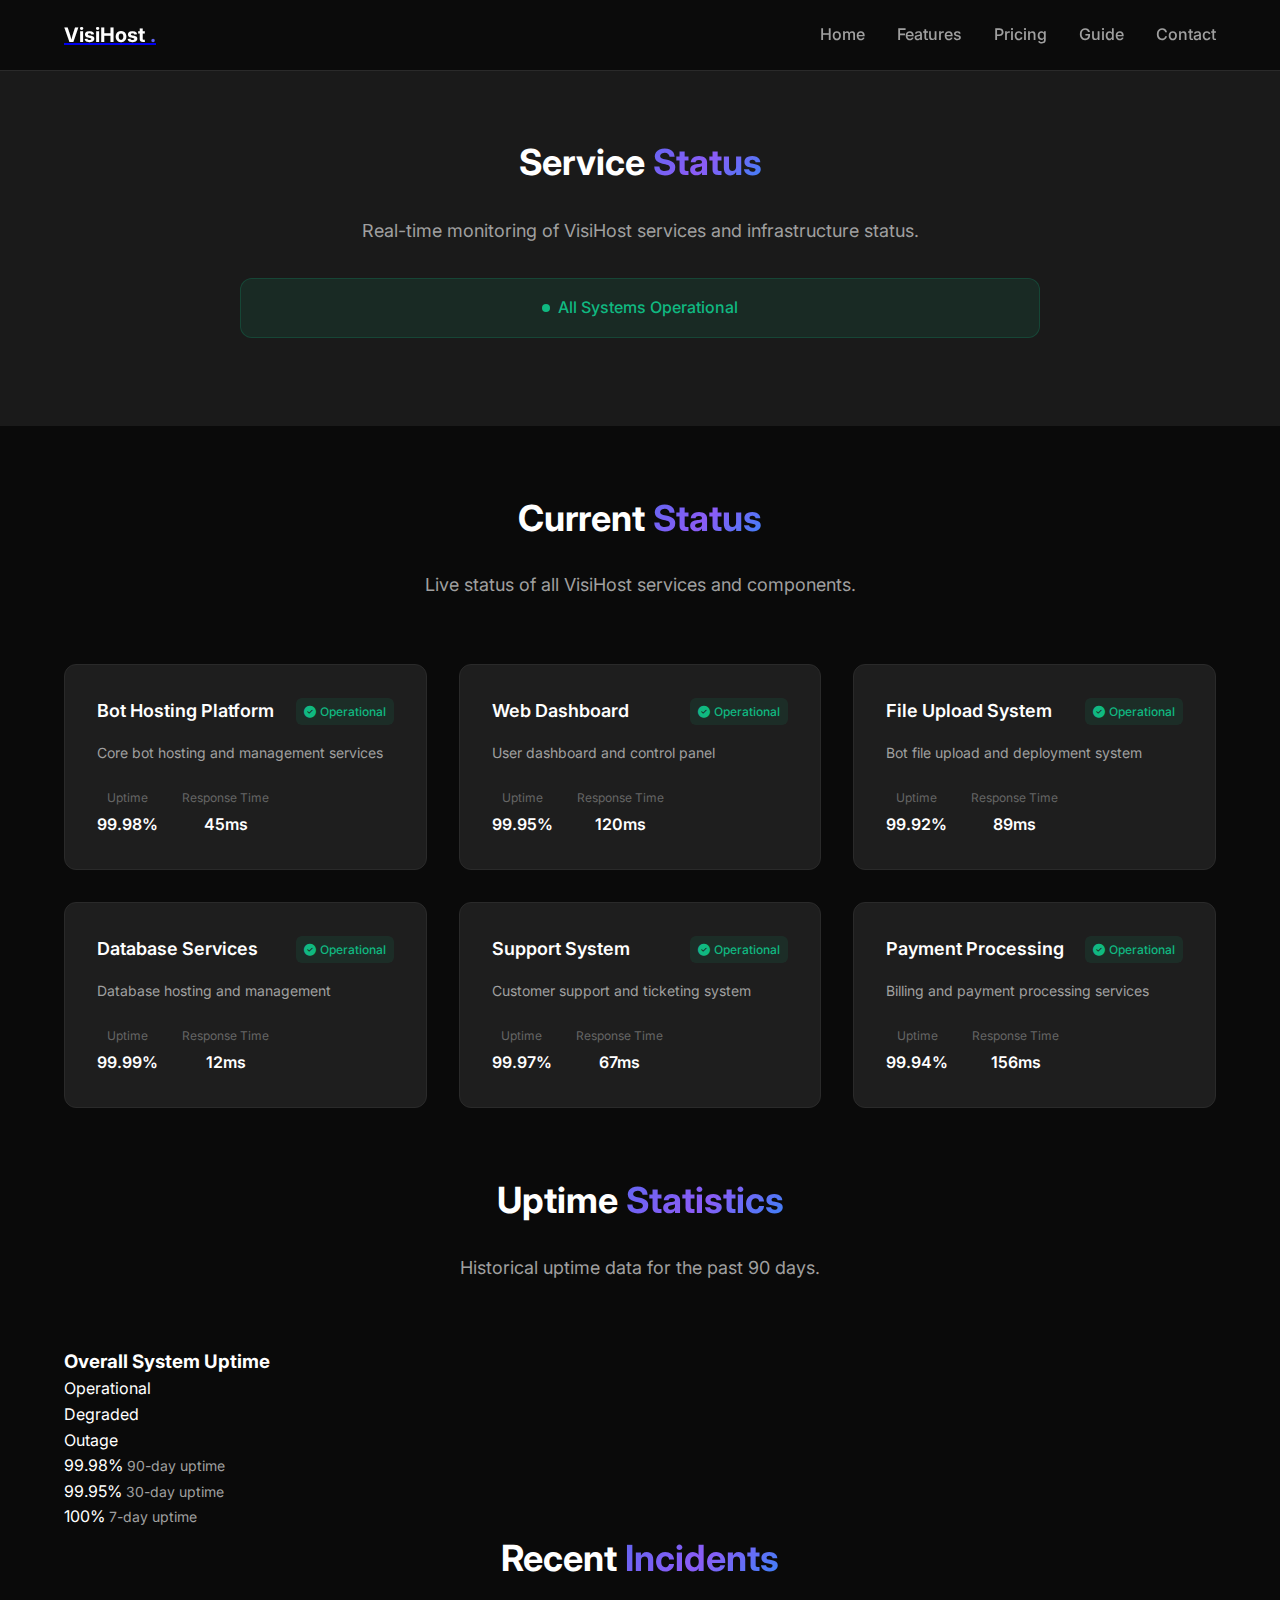
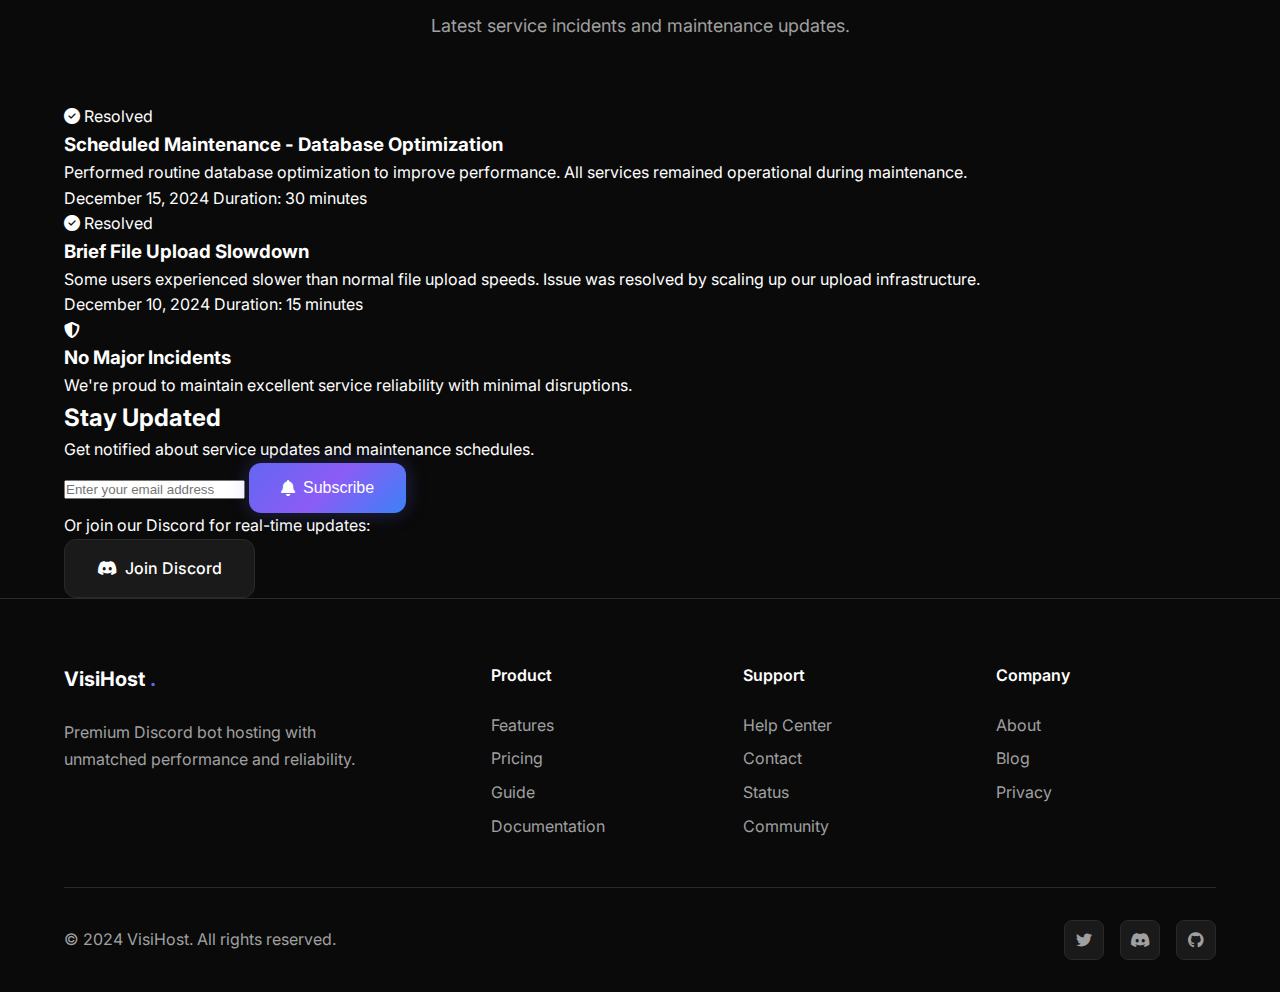
<file: status.html>
<!DOCTYPE html>
<html lang="en">
<head>
    <meta charset="UTF-8">
    <meta name="viewport" content="width=device-width, initial-scale=1.0">
    <title>Service Status - VisiHost</title>
    <meta name="description" content="Check the current status of VisiHost services. Real-time monitoring of our Discord bot hosting infrastructure and uptime.">
    <link rel="stylesheet" href="styles.css">
    <link href="https://fonts.googleapis.com/css2?family=Inter:wght@300;400;500;600;700&display=swap" rel="stylesheet">
    <link rel="stylesheet" href="https://cdnjs.cloudflare.com/ajax/libs/font-awesome/6.4.0/css/all.min.css">
</head>
<body>
    <!-- Navigation -->
    <nav class="navbar">
        <div class="nav-container">
            <div class="nav-logo">
                <a href="index.html">
                    <span class="logo-text">VisiHost</span>
                    <span class="logo-accent">.</span>
                </a>
            </div>
            <ul class="nav-menu">
                <li><a href="index.html" class="nav-link">Home</a></li>
                <li><a href="features.html" class="nav-link">Features</a></li>
                <li><a href="pricing.html" class="nav-link">Pricing</a></li>
                <li><a href="guide.html" class="nav-link">Guide</a></li>
                <li><a href="contact.html" class="nav-link">Contact</a></li>
            </ul>
            <div class="hamburger">
                <span></span>
                <span></span>
                <span></span>
            </div>
        </div>
    </nav>

    <!-- Status Header -->
    <section class="page-header">
        <div class="container">
            <div class="page-header-content">
                <h1 class="page-title">
                    Service <span class="gradient-text">Status</span>
                </h1>
                <p class="page-description">
                    Real-time monitoring of VisiHost services and infrastructure status.
                </p>
                <div class="overall-status">
                    <div class="status-indicator operational">
                        <span class="status-dot"></span>
                        <span class="status-text">All Systems Operational</span>
                    </div>
                </div>
            </div>
        </div>
    </section>

    <!-- Current Status -->
    <section class="current-status">
        <div class="container">
            <div class="section-header">
                <h2 class="section-title">Current <span class="gradient-text">Status</span></h2>
                <p class="section-description">
                    Live status of all VisiHost services and components.
                </p>
            </div>

            <div class="status-grid">
                <div class="status-card">
                    <div class="status-card-header">
                        <h3 class="status-service-name">Bot Hosting Platform</h3>
                        <div class="status-badge operational">
                            <i class="fas fa-check-circle"></i>
                            Operational
                        </div>
                    </div>
                    <p class="status-description">Core bot hosting and management services</p>
                    <div class="status-metrics">
                        <div class="metric">
                            <span class="metric-label">Uptime</span>
                            <span class="metric-value">99.98%</span>
                        </div>
                        <div class="metric">
                            <span class="metric-label">Response Time</span>
                            <span class="metric-value">45ms</span>
                        </div>
                    </div>
                </div>

                <div class="status-card">
                    <div class="status-card-header">
                        <h3 class="status-service-name">Web Dashboard</h3>
                        <div class="status-badge operational">
                            <i class="fas fa-check-circle"></i>
                            Operational
                        </div>
                    </div>
                    <p class="status-description">User dashboard and control panel</p>
                    <div class="status-metrics">
                        <div class="metric">
                            <span class="metric-label">Uptime</span>
                            <span class="metric-value">99.95%</span>
                        </div>
                        <div class="metric">
                            <span class="metric-label">Response Time</span>
                            <span class="metric-value">120ms</span>
                        </div>
                    </div>
                </div>

                <div class="status-card">
                    <div class="status-card-header">
                        <h3 class="status-service-name">File Upload System</h3>
                        <div class="status-badge operational">
                            <i class="fas fa-check-circle"></i>
                            Operational
                        </div>
                    </div>
                    <p class="status-description">Bot file upload and deployment system</p>
                    <div class="status-metrics">
                        <div class="metric">
                            <span class="metric-label">Uptime</span>
                            <span class="metric-value">99.92%</span>
                        </div>
                        <div class="metric">
                            <span class="metric-label">Response Time</span>
                            <span class="metric-value">89ms</span>
                        </div>
                    </div>
                </div>

                <div class="status-card">
                    <div class="status-card-header">
                        <h3 class="status-service-name">Database Services</h3>
                        <div class="status-badge operational">
                            <i class="fas fa-check-circle"></i>
                            Operational
                        </div>
                    </div>
                    <p class="status-description">Database hosting and management</p>
                    <div class="status-metrics">
                        <div class="metric">
                            <span class="metric-label">Uptime</span>
                            <span class="metric-value">99.99%</span>
                        </div>
                        <div class="metric">
                            <span class="metric-label">Response Time</span>
                            <span class="metric-value">12ms</span>
                        </div>
                    </div>
                </div>

                <div class="status-card">
                    <div class="status-card-header">
                        <h3 class="status-service-name">Support System</h3>
                        <div class="status-badge operational">
                            <i class="fas fa-check-circle"></i>
                            Operational
                        </div>
                    </div>
                    <p class="status-description">Customer support and ticketing system</p>
                    <div class="status-metrics">
                        <div class="metric">
                            <span class="metric-label">Uptime</span>
                            <span class="metric-value">99.97%</span>
                        </div>
                        <div class="metric">
                            <span class="metric-label">Response Time</span>
                            <span class="metric-value">67ms</span>
                        </div>
                    </div>
                </div>

                <div class="status-card">
                    <div class="status-card-header">
                        <h3 class="status-service-name">Payment Processing</h3>
                        <div class="status-badge operational">
                            <i class="fas fa-check-circle"></i>
                            Operational
                        </div>
                    </div>
                    <p class="status-description">Billing and payment processing services</p>
                    <div class="status-metrics">
                        <div class="metric">
                            <span class="metric-label">Uptime</span>
                            <span class="metric-value">99.94%</span>
                        </div>
                        <div class="metric">
                            <span class="metric-label">Response Time</span>
                            <span class="metric-value">156ms</span>
                        </div>
                    </div>
                </div>
            </div>
        </div>
    </section>

    <!-- Uptime Statistics -->
    <section class="uptime-stats">
        <div class="container">
            <div class="section-header">
                <h2 class="section-title">Uptime <span class="gradient-text">Statistics</span></h2>
                <p class="section-description">
                    Historical uptime data for the past 90 days.
                </p>
            </div>

            <div class="uptime-chart">
                <div class="chart-header">
                    <h3 class="chart-title">Overall System Uptime</h3>
                    <div class="chart-legend">
                        <div class="legend-item">
                            <span class="legend-color operational"></span>
                            <span class="legend-label">Operational</span>
                        </div>
                        <div class="legend-item">
                            <span class="legend-color degraded"></span>
                            <span class="legend-label">Degraded</span>
                        </div>
                        <div class="legend-item">
                            <span class="legend-color outage"></span>
                            <span class="legend-label">Outage</span>
                        </div>
                    </div>
                </div>
                <div class="chart-grid">
                    <!-- Simulated uptime bars for the last 90 days -->
                    <div class="uptime-bars">
                        <!-- These would be dynamically generated in a real implementation -->
                        <div class="uptime-bar operational" title="Day 1: 100% uptime"></div>
                        <div class="uptime-bar operational" title="Day 2: 100% uptime"></div>
                        <div class="uptime-bar operational" title="Day 3: 100% uptime"></div>
                        <div class="uptime-bar operational" title="Day 4: 100% uptime"></div>
                        <div class="uptime-bar operational" title="Day 5: 100% uptime"></div>
                        <div class="uptime-bar operational" title="Day 6: 100% uptime"></div>
                        <div class="uptime-bar operational" title="Day 7: 100% uptime"></div>
                        <div class="uptime-bar operational" title="Day 8: 100% uptime"></div>
                        <div class="uptime-bar operational" title="Day 9: 100% uptime"></div>
                        <div class="uptime-bar operational" title="Day 10: 100% uptime"></div>
                        <!-- Add more bars as needed -->
                    </div>
                </div>
                <div class="chart-summary">
                    <div class="summary-stat">
                        <span class="stat-value">99.98%</span>
                        <span class="stat-label">90-day uptime</span>
                    </div>
                    <div class="summary-stat">
                        <span class="stat-value">99.95%</span>
                        <span class="stat-label">30-day uptime</span>
                    </div>
                    <div class="summary-stat">
                        <span class="stat-value">100%</span>
                        <span class="stat-label">7-day uptime</span>
                    </div>
                </div>
            </div>
        </div>
    </section>

    <!-- Recent Incidents -->
    <section class="recent-incidents">
        <div class="container">
            <div class="section-header">
                <h2 class="section-title">Recent <span class="gradient-text">Incidents</span></h2>
                <p class="section-description">
                    Latest service incidents and maintenance updates.
                </p>
            </div>

            <div class="incidents-timeline">
                <div class="incident-item resolved">
                    <div class="incident-status">
                        <i class="fas fa-check-circle"></i>
                        <span>Resolved</span>
                    </div>
                    <div class="incident-content">
                        <h3 class="incident-title">Scheduled Maintenance - Database Optimization</h3>
                        <p class="incident-description">
                            Performed routine database optimization to improve performance. All services remained operational during maintenance.
                        </p>
                        <div class="incident-meta">
                            <span class="incident-date">December 15, 2024</span>
                            <span class="incident-duration">Duration: 30 minutes</span>
                        </div>
                    </div>
                </div>

                <div class="incident-item resolved">
                    <div class="incident-status">
                        <i class="fas fa-check-circle"></i>
                        <span>Resolved</span>
                    </div>
                    <div class="incident-content">
                        <h3 class="incident-title">Brief File Upload Slowdown</h3>
                        <p class="incident-description">
                            Some users experienced slower than normal file upload speeds. Issue was resolved by scaling up our upload infrastructure.
                        </p>
                        <div class="incident-meta">
                            <span class="incident-date">December 10, 2024</span>
                            <span class="incident-duration">Duration: 15 minutes</span>
                        </div>
                    </div>
                </div>

                <div class="no-incidents">
                    <i class="fas fa-shield-alt"></i>
                    <h3>No Major Incidents</h3>
                    <p>We're proud to maintain excellent service reliability with minimal disruptions.</p>
                </div>
            </div>
        </div>
    </section>

    <!-- Subscribe to Updates -->
    <section class="status-subscribe">
        <div class="container">
            <div class="subscribe-content">
                <h2 class="subscribe-title">Stay Updated</h2>
                <p class="subscribe-description">
                    Get notified about service updates and maintenance schedules.
                </p>
                <div class="subscribe-form">
                    <input type="email" class="subscribe-input" placeholder="Enter your email address">
                    <button class="btn btn-primary">
                        <i class="fas fa-bell"></i>
                        Subscribe
                    </button>
                </div>
                <div class="subscribe-alternative">
                    <p>Or join our Discord for real-time updates:</p>
                    <a href="https://discord.gg/Vd48FAZCGV" class="btn btn-secondary" target="_blank">
                        <i class="fab fa-discord"></i>
                        Join Discord
                    </a>
                </div>
            </div>
        </div>
    </section>

    <!-- Footer -->
    <footer class="footer">
        <div class="container">
            <div class="footer-content">
                <div class="footer-brand">
                    <div class="footer-logo">
                        <span class="logo-text">VisiHost</span>
                        <span class="logo-accent">.</span>
                    </div>
                    <p class="footer-description">
                        Premium Discord bot hosting with unmatched performance and reliability.
                    </p>
                </div>
                <div class="footer-links">
                    <div class="footer-column">
                        <h4 class="footer-title">Product</h4>
                        <ul class="footer-list">
                            <li><a href="features.html">Features</a></li>
                            <li><a href="pricing.html">Pricing</a></li>
                            <li><a href="guide.html">Guide</a></li>
                            <li><a href="documentation.html">Documentation</a></li>
                        </ul>
                    </div>
                    <div class="footer-column">
                        <h4 class="footer-title">Support</h4>
                        <ul class="footer-list">
                            <li><a href="help.html">Help Center</a></li>
                            <li><a href="contact.html">Contact</a></li>
                            <li><a href="status.html">Status</a></li>
                            <li><a href="community.html">Community</a></li>
                        </ul>
                    </div>
                    <div class="footer-column">
                        <h4 class="footer-title">Company</h4>
                        <ul class="footer-list">
                            <li><a href="about.html">About</a></li>
                            <li><a href="blog.html">Blog</a></li>
                            <li><a href="privacy.html">Privacy</a></li>
                        </ul>
                    </div>
                </div>
            </div>
            <div class="footer-bottom">
                <p>&copy; 2024 VisiHost. All rights reserved.</p>
                <div class="footer-social">
                    <a href="#"><i class="fab fa-twitter"></i></a>
                    <a href="https://discord.gg/Vd48FAZCGV" target="_blank"><i class="fab fa-discord"></i></a>
                    <a href="#"><i class="fab fa-github"></i></a>
                </div>
            </div>
        </div>
    </footer>

    <script src="script.js"></script>
</body>
</html>
</file>
<file: styles.css>
/* Reset and Base Styles */
* {
    margin: 0;
    padding: 0;
    box-sizing: border-box;
}

:root {
    /* Colors */
    --primary-bg: #0a0a0a;
    --secondary-bg: #1a1a1a;
    --card-bg: #1e1e1e;
    --border-color: #2a2a2a;
    --text-primary: #ffffff;
    --text-secondary: #a0a0a0;
    --text-muted: #666666;

    /* Gradients */
    --gradient-primary: linear-gradient(135deg, #6366f1 0%, #8b5cf6 50%, #3b82f6 100%);
    --gradient-secondary: linear-gradient(135deg, #1e1e1e 0%, #2a2a2a 100%);
    --gradient-card: linear-gradient(135deg, rgba(99, 102, 241, 0.1) 0%, rgba(139, 92, 246, 0.1) 100%);

    /* Shadows */
    --shadow-sm: 0 2px 4px rgba(0, 0, 0, 0.1);
    --shadow-md: 0 4px 6px rgba(0, 0, 0, 0.1);
    --shadow-lg: 0 10px 15px rgba(0, 0, 0, 0.1);
    --shadow-glow: 0 0 20px rgba(99, 102, 241, 0.3);

    /* Typography */
    --font-family: 'Inter', -apple-system, BlinkMacSystemFont, 'Segoe UI', Roboto, sans-serif;
    --font-size-xs: 0.75rem;
    --font-size-sm: 0.875rem;
    --font-size-base: 1rem;
    --font-size-lg: 1.125rem;
    --font-size-xl: 1.25rem;
    --font-size-2xl: 1.5rem;
    --font-size-3xl: 1.875rem;
    --font-size-4xl: 2.25rem;
    --font-size-5xl: 3rem;

    /* Spacing */
    --spacing-xs: 0.25rem;
    --spacing-sm: 0.5rem;
    --spacing-md: 1rem;
    --spacing-lg: 1.5rem;
    --spacing-xl: 2rem;
    --spacing-2xl: 3rem;
    --spacing-3xl: 4rem;

    /* Border Radius */
    --radius-sm: 0.375rem;
    --radius-md: 0.5rem;
    --radius-lg: 0.75rem;
    --radius-xl: 1rem;

    /* Transitions */
    --transition-fast: 0.15s ease;
    --transition-normal: 0.3s ease;
    --transition-slow: 0.5s ease;
}

body {
    font-family: var(--font-family);
    background: var(--primary-bg);
    color: var(--text-primary);
    line-height: 1.6;
    overflow-x: hidden;
}

.container {
    max-width: 1200px;
    margin: 0 auto;
    padding: 0 var(--spacing-lg);
}

/* Utility Classes */
.gradient-text {
    background: var(--gradient-primary);
    -webkit-background-clip: text;
    -webkit-text-fill-color: transparent;
    background-clip: text;
}

.btn {
    display: inline-flex;
    align-items: center;
    gap: var(--spacing-sm);
    padding: var(--spacing-md) var(--spacing-xl);
    border: none;
    border-radius: var(--radius-lg);
    font-size: var(--font-size-base);
    font-weight: 500;
    text-decoration: none;
    cursor: pointer;
    transition: all var(--transition-normal);
    position: relative;
    overflow: hidden;
}

.btn-primary {
    background: var(--gradient-primary);
    color: white;
    box-shadow: var(--shadow-glow);
}

.btn-primary:hover {
    transform: translateY(-2px);
    box-shadow: 0 0 30px rgba(99, 102, 241, 0.5);
}

.btn-secondary {
    background: var(--secondary-bg);
    color: var(--text-primary);
    border: 1px solid var(--border-color);
}

.btn-secondary:hover {
    background: var(--card-bg);
    border-color: #6366f1;
}

.btn-outline {
    background: transparent;
    color: var(--text-primary);
    border: 1px solid var(--border-color);
}

.btn-outline:hover {
    background: var(--gradient-primary);
    border-color: transparent;
    color: white;
}

.btn-full {
    width: 100%;
    justify-content: center;
}

/* Navigation */
.navbar {
    position: fixed;
    top: 0;
    left: 0;
    right: 0;
    background: rgba(10, 10, 10, 0.9);
    backdrop-filter: blur(10px);
    border-bottom: 1px solid var(--border-color);
    z-index: 1000;
    transition: all var(--transition-normal);
}

.nav-container {
    max-width: 1200px;
    margin: 0 auto;
    padding: 0 var(--spacing-lg);
    display: flex;
    align-items: center;
    justify-content: space-between;
    height: 70px;
}

.nav-logo {
    font-size: var(--font-size-xl);
    font-weight: 700;
}

.logo-text {
    color: var(--text-primary);
}

.logo-accent {
    color: #6366f1;
}

.nav-menu {
    display: flex;
    list-style: none;
    gap: var(--spacing-xl);
    align-items: center;
}

.nav-link {
    color: var(--text-secondary);
    text-decoration: none;
    font-weight: 500;
    transition: color var(--transition-fast);
    position: relative;
}

.nav-link:hover {
    color: var(--text-primary);
}

.nav-link::after {
    content: '';
    position: absolute;
    bottom: -5px;
    left: 0;
    width: 0;
    height: 2px;
    background: var(--gradient-primary);
    transition: width var(--transition-normal);
}

.nav-link:hover::after {
    width: 100%;
}

.btn-login {
    background: var(--gradient-primary);
    color: white !important;
    padding: var(--spacing-sm) var(--spacing-lg);
    border-radius: var(--radius-md);
}

.btn-login::after {
    display: none;
}

.hamburger {
    display: none;
    flex-direction: column;
    cursor: pointer;
    gap: 4px;
}

.hamburger span {
    width: 25px;
    height: 3px;
    background: var(--text-primary);
    transition: all var(--transition-normal);
}

/* Hero Section */
.hero {
    min-height: 100vh;
    display: flex;
    align-items: center;
    position: relative;
    overflow: hidden;
}

.hero-container {
    max-width: 1200px;
    margin: 0 auto;
    padding: 0 var(--spacing-lg);
    display: grid;
    grid-template-columns: 1fr 1fr;
    gap: var(--spacing-3xl);
    align-items: center;
    z-index: 2;
    position: relative;
}

.hero-content {
    animation: fadeInUp 1s ease;
}

.hero-title {
    font-size: var(--font-size-5xl);
    font-weight: 700;
    line-height: 1.1;
    margin-bottom: var(--spacing-lg);
}

.hero-description {
    font-size: var(--font-size-lg);
    color: var(--text-secondary);
    margin-bottom: var(--spacing-2xl);
    line-height: 1.7;
}

.hero-buttons {
    display: flex;
    gap: var(--spacing-lg);
    margin-bottom: var(--spacing-3xl);
}

.hero-stats {
    display: flex;
    gap: var(--spacing-2xl);
}

.stat {
    text-align: center;
}

.stat-number {
    display: block;
    font-size: var(--font-size-2xl);
    font-weight: 700;
    background: var(--gradient-primary);
    -webkit-background-clip: text;
    -webkit-text-fill-color: transparent;
    background-clip: text;
}

.stat-label {
    font-size: var(--font-size-sm);
    color: var(--text-secondary);
}

.hero-visual {
    display: flex;
    justify-content: center;
    align-items: center;
    animation: fadeInRight 1s ease 0.3s both;
}

.floating-card {
    background: var(--card-bg);
    border: 1px solid var(--border-color);
    border-radius: var(--radius-xl);
    padding: var(--spacing-lg);
    width: 300px;
    box-shadow: var(--shadow-lg);
    animation: float 6s ease-in-out infinite;
    position: relative;
}

.floating-card::before {
    content: '';
    position: absolute;
    top: -1px;
    left: -1px;
    right: -1px;
    bottom: -1px;
    background: var(--gradient-primary);
    border-radius: var(--radius-xl);
    z-index: -1;
    opacity: 0.3;
    filter: blur(10px);
}

.card-header {
    display: flex;
    align-items: center;
    justify-content: space-between;
    margin-bottom: var(--spacing-lg);
}

.card-dots {
    display: flex;
    gap: var(--spacing-xs);
}

.card-dots span {
    width: 8px;
    height: 8px;
    border-radius: 50%;
    background: var(--text-muted);
}

.card-dots span:nth-child(1) { background: #ef4444; }
.card-dots span:nth-child(2) { background: #f59e0b; }
.card-dots span:nth-child(3) { background: #10b981; }

.card-title {
    font-size: var(--font-size-sm);
    color: var(--text-secondary);
}

.status-indicator {
    display: flex;
    align-items: center;
    gap: var(--spacing-sm);
    margin-bottom: var(--spacing-lg);
}

.status-dot {
    width: 8px;
    height: 8px;
    border-radius: 50%;
    background: #10b981;
    animation: pulse 2s infinite;
}

.status-indicator.online {
    color: #10b981;
}

.metrics {
    display: flex;
    flex-direction: column;
    gap: var(--spacing-md);
}

.metric {
    display: flex;
    align-items: center;
    justify-content: space-between;
    gap: var(--spacing-md);
}

.metric-label {
    font-size: var(--font-size-sm);
    color: var(--text-secondary);
    min-width: 40px;
}

.metric-bar {
    flex: 1;
    height: 6px;
    background: var(--border-color);
    border-radius: 3px;
    overflow: hidden;
}

.metric-fill {
    height: 100%;
    background: var(--gradient-primary);
    border-radius: 3px;
    transition: width var(--transition-slow);
}

.hero-bg {
    position: absolute;
    top: 0;
    left: 0;
    right: 0;
    bottom: 0;
    z-index: 1;
}

.bg-gradient {
    position: absolute;
    top: 0;
    left: 0;
    right: 0;
    bottom: 0;
    background: radial-gradient(ellipse at center, rgba(99, 102, 241, 0.1) 0%, transparent 70%);
}

.bg-grid {
    position: absolute;
    top: 0;
    left: 0;
    right: 0;
    bottom: 0;
    background-image:
        linear-gradient(rgba(255, 255, 255, 0.02) 1px, transparent 1px),
        linear-gradient(90deg, rgba(255, 255, 255, 0.02) 1px, transparent 1px);
    background-size: 50px 50px;
    animation: gridMove 20s linear infinite;
}

/* Section Styles */
.section-header {
    text-align: center;
    margin-bottom: var(--spacing-3xl);
}

.section-title {
    font-size: var(--font-size-4xl);
    font-weight: 700;
    margin-bottom: var(--spacing-lg);
}

.section-description {
    font-size: var(--font-size-lg);
    color: var(--text-secondary);
    max-width: 600px;
    margin: 0 auto;
}

/* Features Section */
.features {
    padding: var(--spacing-3xl) 0;
    background: var(--secondary-bg);
}

.features-grid {
    display: grid;
    grid-template-columns: repeat(auto-fit, minmax(300px, 1fr));
    gap: var(--spacing-xl);
}

.feature-card {
    background: var(--card-bg);
    border: 1px solid var(--border-color);
    border-radius: var(--radius-xl);
    padding: var(--spacing-2xl);
    text-align: center;
    transition: all var(--transition-normal);
    position: relative;
    overflow: hidden;
}

.feature-card::before {
    content: '';
    position: absolute;
    top: 0;
    left: -100%;
    width: 100%;
    height: 100%;
    background: linear-gradient(90deg, transparent, rgba(99, 102, 241, 0.1), transparent);
    transition: left var(--transition-slow);
}

.feature-card:hover::before {
    left: 100%;
}

.feature-card:hover {
    transform: translateY(-5px);
    border-color: #6366f1;
    box-shadow: 0 10px 30px rgba(99, 102, 241, 0.2);
}

.feature-icon {
    width: 60px;
    height: 60px;
    background: var(--gradient-primary);
    border-radius: var(--radius-lg);
    display: flex;
    align-items: center;
    justify-content: center;
    margin: 0 auto var(--spacing-lg);
    font-size: var(--font-size-xl);
    color: white;
}

.feature-title {
    font-size: var(--font-size-xl);
    font-weight: 600;
    margin-bottom: var(--spacing-md);
}

.feature-description {
    color: var(--text-secondary);
    line-height: 1.7;
}

/* Animations */
@keyframes fadeInUp {
    from {
        opacity: 0;
        transform: translateY(30px);
    }
    to {
        opacity: 1;
        transform: translateY(0);
    }
}

@keyframes fadeInRight {
    from {
        opacity: 0;
        transform: translateX(30px);
    }
    to {
        opacity: 1;
        transform: translateX(0);
    }
}

@keyframes float {
    0%, 100% { transform: translateY(0px); }
    50% { transform: translateY(-20px); }
}

@keyframes pulse {
    0%, 100% { opacity: 1; }
    50% { opacity: 0.5; }
}

@keyframes gridMove {
    0% { transform: translate(0, 0); }
    100% { transform: translate(50px, 50px); }
}

/* Pricing Section */
.pricing {
    padding: var(--spacing-3xl) 0;
    background: var(--primary-bg);
}

.pricing-grid {
    display: grid;
    grid-template-columns: repeat(auto-fit, minmax(300px, 1fr));
    gap: var(--spacing-xl);
    max-width: 1000px;
    margin: 0 auto;
}

.pricing-card {
    background: var(--card-bg);
    border: 1px solid var(--border-color);
    border-radius: var(--radius-xl);
    padding: var(--spacing-2xl);
    text-align: center;
    transition: all var(--transition-normal);
    position: relative;
    overflow: hidden;
}

.pricing-card.featured {
    border-color: #6366f1;
    transform: scale(1.05);
    box-shadow: 0 20px 40px rgba(99, 102, 241, 0.2);
}

.pricing-card:hover {
    transform: translateY(-5px);
    border-color: #6366f1;
    box-shadow: 0 10px 30px rgba(99, 102, 241, 0.2);
}

.pricing-card.featured:hover {
    transform: scale(1.05) translateY(-5px);
}

.pricing-badge {
    position: absolute;
    top: var(--spacing-lg);
    right: var(--spacing-lg);
    background: var(--gradient-primary);
    color: white;
    padding: var(--spacing-xs) var(--spacing-md);
    border-radius: var(--radius-md);
    font-size: var(--font-size-xs);
    font-weight: 600;
}

.pricing-header {
    margin-bottom: var(--spacing-2xl);
}

.pricing-title {
    font-size: var(--font-size-xl);
    font-weight: 600;
    margin-bottom: var(--spacing-md);
}

.pricing-price {
    display: flex;
    align-items: baseline;
    justify-content: center;
    margin-bottom: var(--spacing-md);
}

.price-currency {
    font-size: var(--font-size-lg);
    color: var(--text-secondary);
}

.price-amount {
    font-size: var(--font-size-4xl);
    font-weight: 700;
    background: var(--gradient-primary);
    -webkit-background-clip: text;
    -webkit-text-fill-color: transparent;
    background-clip: text;
}

.price-period {
    font-size: var(--font-size-base);
    color: var(--text-secondary);
}

.pricing-description {
    color: var(--text-secondary);
}

.pricing-features {
    list-style: none;
    margin-bottom: var(--spacing-2xl);
    text-align: left;
}

.pricing-features li {
    display: flex;
    align-items: center;
    gap: var(--spacing-md);
    padding: var(--spacing-sm) 0;
    color: var(--text-secondary);
}

.pricing-features i {
    color: #10b981;
    font-size: var(--font-size-sm);
}

/* Payment Methods */
.payment-methods {
    text-align: center;
    margin-top: var(--spacing-3xl);
    padding-top: var(--spacing-3xl);
    border-top: 1px solid var(--border-color);
}

.payment-title {
    font-size: var(--font-size-xl);
    font-weight: 600;
    margin-bottom: var(--spacing-xl);
    color: var(--text-primary);
}

.payment-icons {
    display: flex;
    justify-content: center;
    gap: var(--spacing-2xl);
    flex-wrap: wrap;
}

.payment-method {
    display: flex;
    flex-direction: column;
    align-items: center;
    gap: var(--spacing-sm);
    padding: var(--spacing-lg);
    background: var(--card-bg);
    border: 1px solid var(--border-color);
    border-radius: var(--radius-lg);
    transition: all var(--transition-normal);
    min-width: 100px;
}

.payment-method:hover {
    border-color: #6366f1;
    transform: translateY(-2px);
    box-shadow: 0 5px 15px rgba(99, 102, 241, 0.2);
}

.payment-method i {
    font-size: var(--font-size-2xl);
    color: #6366f1;
}

.payment-method span {
    font-size: var(--font-size-sm);
    font-weight: 500;
    color: var(--text-secondary);
}

/* Updated Bot Info Styles */
.bot-info {
    display: flex;
    flex-direction: column;
    gap: var(--spacing-md);
}

.info-item {
    display: flex;
    justify-content: space-between;
    align-items: center;
    padding: var(--spacing-sm) 0;
}

.info-label {
    font-size: var(--font-size-sm);
    color: var(--text-secondary);
}

.info-value {
    font-size: var(--font-size-sm);
    font-weight: 600;
    color: var(--text-primary);
    background: var(--gradient-primary);
    -webkit-background-clip: text;
    -webkit-text-fill-color: transparent;
    background-clip: text;
}

/* Contact Section */
.contact {
    padding: var(--spacing-3xl) 0;
    background: var(--secondary-bg);
}

.contact-content {
    display: grid;
    grid-template-columns: 1fr 1fr;
    gap: var(--spacing-3xl);
    align-items: center;
}

.contact-title {
    font-size: var(--font-size-4xl);
    font-weight: 700;
    margin-bottom: var(--spacing-lg);
}

.contact-description {
    font-size: var(--font-size-lg);
    color: var(--text-secondary);
    margin-bottom: var(--spacing-2xl);
    line-height: 1.7;
}

.contact-features {
    display: flex;
    flex-direction: column;
    gap: var(--spacing-lg);
}

.contact-feature {
    display: flex;
    align-items: center;
    gap: var(--spacing-md);
}

.contact-feature i {
    width: 40px;
    height: 40px;
    background: var(--gradient-primary);
    border-radius: var(--radius-md);
    display: flex;
    align-items: center;
    justify-content: center;
    color: white;
    font-size: var(--font-size-sm);
}

.contact-form {
    background: var(--card-bg);
    border: 1px solid var(--border-color);
    border-radius: var(--radius-xl);
    padding: var(--spacing-2xl);
}

.form {
    display: flex;
    flex-direction: column;
    gap: var(--spacing-lg);
}

.form-group {
    display: flex;
    flex-direction: column;
}

.form-input {
    background: var(--secondary-bg);
    border: 1px solid var(--border-color);
    border-radius: var(--radius-md);
    padding: var(--spacing-md);
    color: var(--text-primary);
    font-size: var(--font-size-base);
    transition: all var(--transition-normal);
    resize: vertical;
}

.form-input:focus {
    outline: none;
    border-color: #6366f1;
    box-shadow: 0 0 0 3px rgba(99, 102, 241, 0.1);
}

.form-input::placeholder {
    color: var(--text-muted);
}

/* Footer */
.footer {
    background: var(--primary-bg);
    border-top: 1px solid var(--border-color);
    padding: var(--spacing-3xl) 0 var(--spacing-xl);
}

.footer-content {
    display: grid;
    grid-template-columns: 1fr 2fr;
    gap: var(--spacing-3xl);
    margin-bottom: var(--spacing-2xl);
}

.footer-brand {
    max-width: 300px;
}

.footer-logo {
    font-size: var(--font-size-xl);
    font-weight: 700;
    margin-bottom: var(--spacing-lg);
}

.footer-description {
    color: var(--text-secondary);
    line-height: 1.7;
}

.footer-links {
    display: grid;
    grid-template-columns: repeat(3, 1fr);
    gap: var(--spacing-xl);
}

.footer-title {
    font-size: var(--font-size-base);
    font-weight: 600;
    margin-bottom: var(--spacing-lg);
    color: var(--text-primary);
}

.footer-list {
    list-style: none;
    display: flex;
    flex-direction: column;
    gap: var(--spacing-sm);
}

.footer-list a {
    color: var(--text-secondary);
    text-decoration: none;
    transition: color var(--transition-fast);
}

.footer-list a:hover {
    color: var(--text-primary);
}

.footer-bottom {
    display: flex;
    align-items: center;
    justify-content: space-between;
    padding-top: var(--spacing-xl);
    border-top: 1px solid var(--border-color);
    color: var(--text-secondary);
}

.footer-social {
    display: flex;
    gap: var(--spacing-md);
}

.footer-social a {
    width: 40px;
    height: 40px;
    background: var(--secondary-bg);
    border: 1px solid var(--border-color);
    border-radius: var(--radius-md);
    display: flex;
    align-items: center;
    justify-content: center;
    color: var(--text-secondary);
    text-decoration: none;
    transition: all var(--transition-normal);
}

.footer-social a:hover {
    background: var(--gradient-primary);
    border-color: transparent;
    color: white;
    transform: translateY(-2px);
}

/* Responsive Design */
@media (max-width: 768px) {
    .nav-menu {
        display: none;
    }

    .hamburger {
        display: flex;
    }

    .hero-container {
        grid-template-columns: 1fr;
        text-align: center;
        gap: var(--spacing-2xl);
    }

    .hero-title {
        font-size: var(--font-size-3xl);
    }

    .hero-buttons {
        flex-direction: column;
        align-items: center;
    }

    .hero-stats {
        justify-content: center;
    }

    .features-grid {
        grid-template-columns: 1fr;
    }

    .pricing-grid {
        grid-template-columns: 1fr;
    }

    .pricing-card.featured {
        transform: none;
    }

    .pricing-card.featured:hover {
        transform: translateY(-5px);
    }

    .payment-icons {
        gap: var(--spacing-lg);
    }

    .payment-method {
        min-width: 80px;
        padding: var(--spacing-md);
    }

    .contact-content {
        grid-template-columns: 1fr;
    }

    .footer-content {
        grid-template-columns: 1fr;
        text-align: center;
    }

    .footer-links {
        grid-template-columns: 1fr;
        text-align: left;
    }

    .footer-bottom {
        flex-direction: column;
        gap: var(--spacing-lg);
        text-align: center;
    }
}

@media (max-width: 480px) {
    .container {
        padding: 0 var(--spacing-md);
    }

    .hero-title {
        font-size: var(--font-size-2xl);
    }

    .section-title {
        font-size: var(--font-size-3xl);
    }

    .contact-title {
        font-size: var(--font-size-3xl);
    }

    .floating-card {
        width: 250px;
    }
}

/* Documentation Styles */
.docs-header {
    padding: calc(70px + var(--spacing-3xl)) 0 var(--spacing-3xl);
    background: var(--secondary-bg);
    text-align: center;
}

.docs-title {
    font-size: var(--font-size-4xl);
    font-weight: 700;
    margin-bottom: var(--spacing-lg);
}

.docs-description {
    font-size: var(--font-size-lg);
    color: var(--text-secondary);
    margin-bottom: var(--spacing-2xl);
    max-width: 600px;
    margin-left: auto;
    margin-right: auto;
}

.docs-search {
    max-width: 500px;
    margin: 0 auto;
}

.search-box {
    position: relative;
    display: flex;
    align-items: center;
}

.search-box i {
    position: absolute;
    left: var(--spacing-lg);
    color: var(--text-muted);
}

.search-input {
    width: 100%;
    padding: var(--spacing-lg) var(--spacing-lg) var(--spacing-lg) calc(var(--spacing-lg) * 2.5);
    background: var(--card-bg);
    border: 1px solid var(--border-color);
    border-radius: var(--radius-lg);
    color: var(--text-primary);
    font-size: var(--font-size-base);
    transition: all var(--transition-normal);
}

.search-input:focus {
    outline: none;
    border-color: #6366f1;
    box-shadow: 0 0 0 3px rgba(99, 102, 241, 0.1);
}

.docs-content {
    padding: var(--spacing-3xl) 0;
}

.docs-layout {
    display: grid;
    grid-template-columns: 250px 1fr 200px;
    gap: var(--spacing-3xl);
    align-items: start;
}

.docs-sidebar {
    position: sticky;
    top: calc(70px + var(--spacing-xl));
    background: var(--card-bg);
    border: 1px solid var(--border-color);
    border-radius: var(--radius-xl);
    padding: var(--spacing-xl);
    height: fit-content;
}

.docs-nav-section {
    margin-bottom: var(--spacing-xl);
}

.docs-nav-section:last-child {
    margin-bottom: 0;
}

.docs-nav-title {
    font-size: var(--font-size-sm);
    font-weight: 600;
    color: var(--text-primary);
    margin-bottom: var(--spacing-md);
    text-transform: uppercase;
    letter-spacing: 0.05em;
}

.docs-nav-list {
    list-style: none;
    display: flex;
    flex-direction: column;
    gap: var(--spacing-xs);
}

.docs-nav-link {
    color: var(--text-secondary);
    text-decoration: none;
    padding: var(--spacing-sm) var(--spacing-md);
    border-radius: var(--radius-md);
    transition: all var(--transition-fast);
    font-size: var(--font-size-sm);
}

.docs-nav-link:hover {
    color: var(--text-primary);
    background: rgba(99, 102, 241, 0.1);
}

.docs-nav-link.active {
    color: #6366f1;
    background: rgba(99, 102, 241, 0.1);
}

.docs-main {
    min-width: 0;
}

.docs-article {
    background: var(--card-bg);
    border: 1px solid var(--border-color);
    border-radius: var(--radius-xl);
    padding: var(--spacing-3xl);
}

.docs-section {
    margin-bottom: var(--spacing-3xl);
}

.docs-section:last-child {
    margin-bottom: 0;
}

.docs-section-title {
    font-size: var(--font-size-3xl);
    font-weight: 700;
    margin-bottom: var(--spacing-lg);
    color: var(--text-primary);
}

.docs-subsection-title {
    font-size: var(--font-size-xl);
    font-weight: 600;
    margin: var(--spacing-xl) 0 var(--spacing-md);
    color: var(--text-primary);
}

.docs-text {
    color: var(--text-secondary);
    line-height: 1.7;
    margin-bottom: var(--spacing-lg);
}

.docs-list {
    color: var(--text-secondary);
    margin-bottom: var(--spacing-lg);
    padding-left: var(--spacing-xl);
}

.docs-list li {
    margin-bottom: var(--spacing-sm);
}

.docs-steps {
    display: flex;
    flex-direction: column;
    gap: var(--spacing-xl);
    margin: var(--spacing-xl) 0;
}

.docs-step {
    display: flex;
    gap: var(--spacing-lg);
    align-items: flex-start;
}

.step-number {
    width: 40px;
    height: 40px;
    background: var(--gradient-primary);
    border-radius: 50%;
    display: flex;
    align-items: center;
    justify-content: center;
    color: white;
    font-weight: 600;
    flex-shrink: 0;
}

.step-content {
    flex: 1;
}

.step-title {
    font-size: var(--font-size-lg);
    font-weight: 600;
    margin-bottom: var(--spacing-sm);
    color: var(--text-primary);
}

.step-description {
    color: var(--text-secondary);
    line-height: 1.6;
}

.docs-code-block {
    background: #1a1a1a;
    border: 1px solid var(--border-color);
    border-radius: var(--radius-lg);
    margin: var(--spacing-lg) 0;
    overflow: hidden;
}

.code-header {
    display: flex;
    align-items: center;
    justify-content: space-between;
    padding: var(--spacing-md) var(--spacing-lg);
    background: var(--secondary-bg);
    border-bottom: 1px solid var(--border-color);
}

.code-title {
    font-size: var(--font-size-sm);
    color: var(--text-secondary);
    font-weight: 500;
}

.code-copy {
    background: none;
    border: none;
    color: var(--text-secondary);
    cursor: pointer;
    padding: var(--spacing-xs);
    border-radius: var(--radius-sm);
    transition: all var(--transition-fast);
}

.code-copy:hover {
    color: var(--text-primary);
    background: var(--border-color);
}

.docs-code-block pre {
    margin: 0;
    padding: var(--spacing-lg);
    overflow-x: auto;
}

.docs-code-block code {
    font-family: 'Monaco', 'Menlo', 'Ubuntu Mono', monospace;
    font-size: var(--font-size-sm);
    line-height: 1.6;
}

.docs-note,
.docs-warning {
    display: flex;
    gap: var(--spacing-md);
    padding: var(--spacing-lg);
    border-radius: var(--radius-lg);
    margin: var(--spacing-lg) 0;
}

.docs-note {
    background: rgba(59, 130, 246, 0.1);
    border: 1px solid rgba(59, 130, 246, 0.2);
}

.docs-warning {
    background: rgba(245, 158, 11, 0.1);
    border: 1px solid rgba(245, 158, 11, 0.2);
}

.note-icon {
    color: #3b82f6;
    font-size: var(--font-size-lg);
    flex-shrink: 0;
}

.docs-warning .note-icon {
    color: #f59e0b;
}

.note-content {
    color: var(--text-secondary);
    line-height: 1.6;
}

.docs-feature-grid {
    display: grid;
    grid-template-columns: repeat(auto-fit, minmax(250px, 1fr));
    gap: var(--spacing-xl);
    margin: var(--spacing-xl) 0;
}

.docs-feature {
    text-align: center;
    padding: var(--spacing-xl);
    background: var(--secondary-bg);
    border: 1px solid var(--border-color);
    border-radius: var(--radius-lg);
}

.docs-feature .feature-icon {
    width: 50px;
    height: 50px;
    background: var(--gradient-primary);
    border-radius: var(--radius-lg);
    display: flex;
    align-items: center;
    justify-content: center;
    margin: 0 auto var(--spacing-lg);
    font-size: var(--font-size-lg);
    color: white;
}

.docs-feature .feature-title {
    font-size: var(--font-size-lg);
    font-weight: 600;
    margin-bottom: var(--spacing-sm);
    color: var(--text-primary);
}

.docs-feature .feature-description {
    color: var(--text-secondary);
    font-size: var(--font-size-sm);
}

.docs-toc {
    position: sticky;
    top: calc(70px + var(--spacing-xl));
    background: var(--card-bg);
    border: 1px solid var(--border-color);
    border-radius: var(--radius-xl);
    padding: var(--spacing-xl);
    height: fit-content;
}

.toc-title {
    font-size: var(--font-size-sm);
    font-weight: 600;
    color: var(--text-primary);
    margin-bottom: var(--spacing-md);
    text-transform: uppercase;
    letter-spacing: 0.05em;
}

.toc-list {
    list-style: none;
    display: flex;
    flex-direction: column;
    gap: var(--spacing-xs);
}

.toc-link {
    color: var(--text-secondary);
    text-decoration: none;
    padding: var(--spacing-xs) var(--spacing-sm);
    border-radius: var(--radius-sm);
    transition: all var(--transition-fast);
    font-size: var(--font-size-sm);
}

.toc-link:hover {
    color: var(--text-primary);
    background: rgba(99, 102, 241, 0.1);
}

/* Responsive Documentation */
@media (max-width: 1024px) {
    .docs-layout {
        grid-template-columns: 200px 1fr;
    }

    .docs-toc {
        display: none;
    }
}

@media (max-width: 768px) {
    .docs-layout {
        grid-template-columns: 1fr;
    }

    .docs-sidebar {
        position: static;
        order: 2;
        margin-top: var(--spacing-xl);
    }

    .docs-article {
        padding: var(--spacing-xl);
    }

    .docs-feature-grid {
        grid-template-columns: 1fr;
    }
}

/* Page Header Styles */
.page-header {
    padding: calc(70px + var(--spacing-3xl)) 0 var(--spacing-3xl);
    background: var(--secondary-bg);
    text-align: center;
}

.page-header-content {
    max-width: 800px;
    margin: 0 auto;
}

.page-title {
    font-size: var(--font-size-4xl);
    font-weight: 700;
    margin-bottom: var(--spacing-lg);
}

.page-description {
    font-size: var(--font-size-lg);
    color: var(--text-secondary);
    line-height: 1.7;
}

/* Features Page Styles */
.features-detailed {
    padding: var(--spacing-3xl) 0;
}

.features-grid-detailed {
    display: grid;
    grid-template-columns: 1fr;
    gap: var(--spacing-3xl);
}

.feature-card-detailed {
    display: grid;
    grid-template-columns: auto 1fr;
    gap: var(--spacing-2xl);
    background: var(--card-bg);
    border: 1px solid var(--border-color);
    border-radius: var(--radius-xl);
    padding: var(--spacing-3xl);
    transition: all var(--transition-normal);
}

.feature-card-detailed:hover {
    border-color: #6366f1;
    transform: translateY(-5px);
    box-shadow: 0 10px 30px rgba(99, 102, 241, 0.2);
}

.feature-icon-large {
    width: 80px;
    height: 80px;
    background: var(--gradient-primary);
    border-radius: var(--radius-xl);
    display: flex;
    align-items: center;
    justify-content: center;
    font-size: var(--font-size-3xl);
    color: white;
    flex-shrink: 0;
}

.feature-content-detailed {
    min-width: 0;
}

.feature-title-large {
    font-size: var(--font-size-2xl);
    font-weight: 700;
    margin-bottom: var(--spacing-lg);
    color: var(--text-primary);
}

.feature-description-large {
    font-size: var(--font-size-lg);
    color: var(--text-secondary);
    line-height: 1.7;
    margin-bottom: var(--spacing-xl);
}

.feature-benefits {
    list-style: none;
    display: grid;
    grid-template-columns: repeat(auto-fit, minmax(250px, 1fr));
    gap: var(--spacing-md);
}

.feature-benefits li {
    display: flex;
    align-items: center;
    gap: var(--spacing-sm);
    color: var(--text-secondary);
    font-size: var(--font-size-base);
}

.feature-benefits i {
    color: #10b981;
    font-size: var(--font-size-sm);
}

.additional-features {
    padding: var(--spacing-3xl) 0;
    background: var(--secondary-bg);
}

/* Pricing Page Styles */
.pricing-section {
    padding: var(--spacing-3xl) 0;
}

.pricing-grid-large {
    display: grid;
    grid-template-columns: repeat(auto-fit, minmax(350px, 1fr));
    gap: var(--spacing-2xl);
    max-width: 1200px;
    margin: 0 auto;
}

.pricing-card-large {
    background: var(--card-bg);
    border: 1px solid var(--border-color);
    border-radius: var(--radius-xl);
    padding: var(--spacing-3xl);
    text-align: center;
    transition: all var(--transition-normal);
    position: relative;
    overflow: hidden;
}

.pricing-card-large.featured {
    border-color: #6366f1;
    transform: scale(1.05);
    box-shadow: 0 20px 40px rgba(99, 102, 241, 0.2);
}

.pricing-card-large:hover {
    transform: translateY(-5px);
    border-color: #6366f1;
    box-shadow: 0 10px 30px rgba(99, 102, 241, 0.2);
}

.pricing-card-large.featured:hover {
    transform: scale(1.05) translateY(-5px);
}

.pricing-faq {
    padding: var(--spacing-3xl) 0;
    background: var(--secondary-bg);
}

.faq-grid {
    display: grid;
    grid-template-columns: repeat(auto-fit, minmax(400px, 1fr));
    gap: var(--spacing-xl);
}

.faq-item {
    background: var(--card-bg);
    border: 1px solid var(--border-color);
    border-radius: var(--radius-lg);
    padding: var(--spacing-xl);
    transition: all var(--transition-normal);
}

.faq-item:hover {
    border-color: #6366f1;
    transform: translateY(-2px);
}

.faq-question {
    display: flex;
    align-items: center;
    gap: var(--spacing-md);
    font-size: var(--font-size-lg);
    font-weight: 600;
    margin-bottom: var(--spacing-md);
    color: var(--text-primary);
}

.faq-question i {
    color: #6366f1;
    font-size: var(--font-size-base);
}

.faq-answer {
    color: var(--text-secondary);
    line-height: 1.7;
}

/* Contact Page Styles */
.contact-section {
    padding: var(--spacing-3xl) 0;
}

.contact-layout {
    display: grid;
    grid-template-columns: 2fr 1fr;
    gap: var(--spacing-3xl);
    align-items: start;
}

.contact-form-section {
    background: var(--card-bg);
    border: 1px solid var(--border-color);
    border-radius: var(--radius-xl);
    padding: var(--spacing-3xl);
}

.contact-form-header {
    margin-bottom: var(--spacing-2xl);
}

.contact-form-title {
    font-size: var(--font-size-2xl);
    font-weight: 700;
    margin-bottom: var(--spacing-md);
    color: var(--text-primary);
}

.contact-form-description {
    color: var(--text-secondary);
    line-height: 1.6;
}

.contact-form-large {
    display: flex;
    flex-direction: column;
    gap: var(--spacing-lg);
}

.form-row {
    display: grid;
    grid-template-columns: 1fr 1fr;
    gap: var(--spacing-lg);
}

.contact-info-section {
    display: flex;
    flex-direction: column;
    gap: var(--spacing-xl);
}

.contact-info-card,
.quick-links-card {
    background: var(--card-bg);
    border: 1px solid var(--border-color);
    border-radius: var(--radius-xl);
    padding: var(--spacing-xl);
}

.contact-info-title,
.quick-links-title {
    font-size: var(--font-size-xl);
    font-weight: 600;
    margin-bottom: var(--spacing-md);
    color: var(--text-primary);
}

.contact-info-description {
    color: var(--text-secondary);
    margin-bottom: var(--spacing-xl);
    line-height: 1.6;
}

.contact-methods {
    display: flex;
    flex-direction: column;
    gap: var(--spacing-lg);
}

.contact-method {
    display: flex;
    gap: var(--spacing-lg);
    align-items: flex-start;
}

.contact-icon {
    width: 50px;
    height: 50px;
    background: var(--gradient-primary);
    border-radius: var(--radius-lg);
    display: flex;
    align-items: center;
    justify-content: center;
    color: white;
    font-size: var(--font-size-lg);
    flex-shrink: 0;
}

.contact-details {
    flex: 1;
}

.contact-method-title {
    font-size: var(--font-size-base);
    font-weight: 600;
    margin-bottom: var(--spacing-xs);
    color: var(--text-primary);
}

.contact-method-info {
    font-size: var(--font-size-base);
    color: var(--text-primary);
    margin-bottom: var(--spacing-xs);
}

.contact-method-note {
    font-size: var(--font-size-sm);
    color: var(--text-muted);
}

.quick-links-grid {
    display: grid;
    grid-template-columns: 1fr 1fr;
    gap: var(--spacing-md);
}

.quick-link {
    display: flex;
    align-items: center;
    gap: var(--spacing-sm);
    padding: var(--spacing-md);
    background: var(--secondary-bg);
    border: 1px solid var(--border-color);
    border-radius: var(--radius-md);
    color: var(--text-secondary);
    text-decoration: none;
    transition: all var(--transition-normal);
    font-size: var(--font-size-sm);
}

.quick-link:hover {
    border-color: #6366f1;
    color: var(--text-primary);
    transform: translateY(-2px);
}

.quick-link i {
    color: #6366f1;
}

.contact-faq {
    padding: var(--spacing-3xl) 0;
    background: var(--secondary-bg);
}

/* Guide Page Styles */
.guide-section {
    padding: var(--spacing-3xl) 0;
}

.guide-layout {
    display: grid;
    grid-template-columns: 1fr 300px;
    gap: var(--spacing-3xl);
    align-items: start;
}

.guide-main {
    display: flex;
    flex-direction: column;
    gap: var(--spacing-3xl);
}

.guide-step {
    background: var(--card-bg);
    border: 1px solid var(--border-color);
    border-radius: var(--radius-xl);
    padding: var(--spacing-3xl);
    transition: all var(--transition-normal);
}

.guide-step:hover {
    border-color: #6366f1;
    box-shadow: 0 5px 15px rgba(99, 102, 241, 0.1);
}

.step-header {
    display: flex;
    align-items: center;
    gap: var(--spacing-lg);
    margin-bottom: var(--spacing-xl);
}

.step-number {
    width: 60px;
    height: 60px;
    background: var(--gradient-primary);
    border-radius: 50%;
    display: flex;
    align-items: center;
    justify-content: center;
    color: white;
    font-size: var(--font-size-xl);
    font-weight: 700;
    flex-shrink: 0;
}

.step-title {
    font-size: var(--font-size-2xl);
    font-weight: 700;
    color: var(--text-primary);
}

.step-description {
    font-size: var(--font-size-lg);
    color: var(--text-secondary);
    line-height: 1.7;
    margin-bottom: var(--spacing-xl);
}

.instruction-list {
    color: var(--text-secondary);
    line-height: 1.7;
    margin-bottom: var(--spacing-lg);
}

.instruction-list li {
    margin-bottom: var(--spacing-sm);
}

.instruction-list code {
    background: var(--secondary-bg);
    padding: 2px 6px;
    border-radius: 4px;
    font-family: monospace;
    color: #6366f1;
}

.step-note,
.step-success {
    display: flex;
    align-items: center;
    gap: var(--spacing-md);
    padding: var(--spacing-lg);
    border-radius: var(--radius-lg);
    margin-top: var(--spacing-lg);
}

.step-note {
    background: rgba(245, 158, 11, 0.1);
    border: 1px solid rgba(245, 158, 11, 0.2);
    color: var(--text-secondary);
}

.step-note i {
    color: #f59e0b;
}

.step-success {
    background: rgba(16, 185, 129, 0.1);
    border: 1px solid rgba(16, 185, 129, 0.2);
    color: var(--text-secondary);
}

.step-success i {
    color: #10b981;
}

.code-example {
    background: var(--secondary-bg);
    border: 1px solid var(--border-color);
    border-radius: var(--radius-lg);
    margin: var(--spacing-lg) 0;
    overflow: hidden;
}

.code-example .code-header {
    padding: var(--spacing-md) var(--spacing-lg);
    background: var(--primary-bg);
    border-bottom: 1px solid var(--border-color);
}

.code-example pre {
    padding: var(--spacing-lg);
    margin: 0;
    overflow-x: auto;
}

.code-example code {
    font-family: 'Monaco', 'Menlo', 'Ubuntu Mono', monospace;
    font-size: var(--font-size-sm);
    line-height: 1.6;
    color: var(--text-secondary);
}

.plan-comparison {
    display: grid;
    grid-template-columns: repeat(auto-fit, minmax(200px, 1fr));
    gap: var(--spacing-lg);
    margin: var(--spacing-xl) 0;
}

.plan-card {
    background: var(--secondary-bg);
    border: 1px solid var(--border-color);
    border-radius: var(--radius-lg);
    padding: var(--spacing-lg);
    text-align: center;
    transition: all var(--transition-normal);
}

.plan-card.featured {
    border-color: #6366f1;
    background: rgba(99, 102, 241, 0.05);
}

.plan-card:hover {
    border-color: #6366f1;
    transform: translateY(-2px);
}

.plan-name {
    font-size: var(--font-size-lg);
    font-weight: 600;
    margin-bottom: var(--spacing-sm);
    color: var(--text-primary);
}

.plan-price {
    font-size: var(--font-size-xl);
    font-weight: 700;
    color: #6366f1;
    margin-bottom: var(--spacing-md);
}

.plan-features {
    list-style: none;
    margin-bottom: var(--spacing-md);
}

.plan-features li {
    font-size: var(--font-size-sm);
    color: var(--text-secondary);
    margin-bottom: var(--spacing-xs);
}

.plan-best-for {
    font-size: var(--font-size-xs);
    color: var(--text-muted);
    font-style: italic;
}

.deployment-methods {
    display: grid;
    grid-template-columns: repeat(auto-fit, minmax(250px, 1fr));
    gap: var(--spacing-xl);
    margin: var(--spacing-xl) 0;
}

.method-card {
    background: var(--secondary-bg);
    border: 1px solid var(--border-color);
    border-radius: var(--radius-lg);
    padding: var(--spacing-xl);
    text-align: center;
    transition: all var(--transition-normal);
}

.method-card:hover {
    border-color: #6366f1;
    transform: translateY(-2px);
}

.method-icon {
    width: 60px;
    height: 60px;
    background: var(--gradient-primary);
    border-radius: var(--radius-lg);
    display: flex;
    align-items: center;
    justify-content: center;
    margin: 0 auto var(--spacing-lg);
    font-size: var(--font-size-xl);
    color: white;
}

.method-title {
    font-size: var(--font-size-lg);
    font-weight: 600;
    margin-bottom: var(--spacing-sm);
    color: var(--text-primary);
}

.method-description {
    color: var(--text-secondary);
    line-height: 1.6;
}

.guide-sidebar {
    position: sticky;
    top: calc(70px + var(--spacing-xl));
    display: flex;
    flex-direction: column;
    gap: var(--spacing-xl);
}

.guide-nav,
.guide-help,
.guide-tips {
    background: var(--card-bg);
    border: 1px solid var(--border-color);
    border-radius: var(--radius-xl);
    padding: var(--spacing-xl);
}

.guide-nav-title,
.guide-help-title,
.guide-tips-title {
    font-size: var(--font-size-base);
    font-weight: 600;
    margin-bottom: var(--spacing-md);
    color: var(--text-primary);
}

.guide-nav-list {
    list-style: none;
    display: flex;
    flex-direction: column;
    gap: var(--spacing-xs);
}

.guide-nav-link {
    color: var(--text-secondary);
    text-decoration: none;
    padding: var(--spacing-sm);
    border-radius: var(--radius-sm);
    transition: all var(--transition-fast);
    font-size: var(--font-size-sm);
}

.guide-nav-link:hover {
    color: var(--text-primary);
    background: rgba(99, 102, 241, 0.1);
}

.guide-help-description {
    color: var(--text-secondary);
    font-size: var(--font-size-sm);
    margin-bottom: var(--spacing-lg);
    line-height: 1.6;
}

.guide-help-links {
    display: flex;
    flex-direction: column;
    gap: var(--spacing-sm);
}

.help-link {
    display: flex;
    align-items: center;
    gap: var(--spacing-sm);
    color: var(--text-secondary);
    text-decoration: none;
    padding: var(--spacing-sm);
    border-radius: var(--radius-sm);
    transition: all var(--transition-fast);
    font-size: var(--font-size-sm);
}

.help-link:hover {
    color: var(--text-primary);
    background: rgba(99, 102, 241, 0.1);
}

.help-link i {
    color: #6366f1;
}

.tip-item {
    display: flex;
    align-items: flex-start;
    gap: var(--spacing-sm);
    margin-bottom: var(--spacing-md);
    font-size: var(--font-size-sm);
    color: var(--text-secondary);
    line-height: 1.5;
}

.tip-item:last-child {
    margin-bottom: 0;
}

.tip-item i {
    color: #f59e0b;
    margin-top: 2px;
    flex-shrink: 0;
}

/* CTA Section */
.cta-section {
    padding: var(--spacing-3xl) 0;
    background: var(--secondary-bg);
    text-align: center;
}

.cta-content {
    max-width: 600px;
    margin: 0 auto;
}

.cta-title {
    font-size: var(--font-size-3xl);
    font-weight: 700;
    margin-bottom: var(--spacing-lg);
    color: var(--text-primary);
}

.cta-description {
    font-size: var(--font-size-lg);
    color: var(--text-secondary);
    margin-bottom: var(--spacing-2xl);
    line-height: 1.7;
}

.cta-buttons {
    display: flex;
    gap: var(--spacing-lg);
    justify-content: center;
    flex-wrap: wrap;
}

/* Responsive Styles for New Pages */
@media (max-width: 1024px) {
    .feature-card-detailed {
        grid-template-columns: 1fr;
        text-align: center;
    }

    .contact-layout {
        grid-template-columns: 1fr;
    }

    .guide-layout {
        grid-template-columns: 1fr;
    }

    .guide-sidebar {
        position: static;
        order: -1;
    }
}

@media (max-width: 768px) {
    .features-grid-detailed {
        gap: var(--spacing-2xl);
    }

    .feature-card-detailed {
        padding: var(--spacing-2xl);
    }

    .feature-icon-large {
        width: 60px;
        height: 60px;
        font-size: var(--font-size-2xl);
    }

    .pricing-grid-large {
        grid-template-columns: 1fr;
    }

    .pricing-card-large.featured {
        transform: none;
    }

    .pricing-card-large.featured:hover {
        transform: translateY(-5px);
    }

    .faq-grid {
        grid-template-columns: 1fr;
    }

    .contact-form-section {
        padding: var(--spacing-2xl);
    }

    .form-row {
        grid-template-columns: 1fr;
    }

    .quick-links-grid {
        grid-template-columns: 1fr;
    }

    .guide-step {
        padding: var(--spacing-2xl);
    }

    .step-header {
        flex-direction: column;
        text-align: center;
        gap: var(--spacing-md);
    }

    .plan-comparison {
        grid-template-columns: 1fr;
    }

    .deployment-methods {
        grid-template-columns: 1fr;
    }

    .cta-buttons {
        flex-direction: column;
        align-items: center;
    }
}

/* 404 Error Page Styles */
.error-section {
    min-height: 100vh;
    display: flex;
    align-items: center;
    padding: calc(70px + var(--spacing-xl)) 0 var(--spacing-xl);
    position: relative;
    overflow: hidden;
}

.error-content {
    display: grid;
    grid-template-columns: 1fr 1fr;
    gap: var(--spacing-3xl);
    align-items: center;
    margin-bottom: var(--spacing-3xl);
}

.error-visual {
    display: flex;
    flex-direction: column;
    align-items: center;
    position: relative;
}

.error-number {
    font-size: 8rem;
    font-weight: 900;
    background: var(--gradient-primary);
    -webkit-background-clip: text;
    -webkit-text-fill-color: transparent;
    background-clip: text;
    line-height: 1;
    margin-bottom: var(--spacing-lg);
}

.error-animation {
    position: relative;
    width: 200px;
    height: 200px;
}

.floating-bot {
    position: absolute;
    top: 50%;
    left: 50%;
    transform: translate(-50%, -50%);
    font-size: 4rem;
    color: #6366f1;
    animation: float 3s ease-in-out infinite;
}

.error-particles {
    position: absolute;
    width: 100%;
    height: 100%;
}

.error-particles span {
    position: absolute;
    width: 8px;
    height: 8px;
    background: #6366f1;
    border-radius: 50%;
    animation: particle-float 4s ease-in-out infinite;
}

.error-particles span:nth-child(1) { top: 20%; left: 20%; animation-delay: 0s; }
.error-particles span:nth-child(2) { top: 30%; right: 20%; animation-delay: 1s; }
.error-particles span:nth-child(3) { bottom: 30%; left: 30%; animation-delay: 2s; }
.error-particles span:nth-child(4) { bottom: 20%; right: 30%; animation-delay: 3s; }
.error-particles span:nth-child(5) { top: 50%; left: 10%; animation-delay: 0.5s; }

.error-title {
    font-size: var(--font-size-4xl);
    font-weight: 700;
    margin-bottom: var(--spacing-lg);
    color: var(--text-primary);
}

.error-description {
    font-size: var(--font-size-lg);
    color: var(--text-secondary);
    line-height: 1.7;
    margin-bottom: var(--spacing-2xl);
}

.error-actions {
    display: flex;
    gap: var(--spacing-lg);
    flex-wrap: wrap;
}

.error-suggestions {
    text-align: center;
}

.suggestions-title {
    font-size: var(--font-size-2xl);
    font-weight: 600;
    margin-bottom: var(--spacing-xl);
    color: var(--text-primary);
}

.suggestions-grid {
    display: grid;
    grid-template-columns: repeat(auto-fit, minmax(250px, 1fr));
    gap: var(--spacing-lg);
}

.suggestion-card {
    background: var(--card-bg);
    border: 1px solid var(--border-color);
    border-radius: var(--radius-lg);
    padding: var(--spacing-xl);
    text-decoration: none;
    transition: all var(--transition-normal);
    text-align: center;
}

.suggestion-card:hover {
    border-color: #6366f1;
    transform: translateY(-5px);
    box-shadow: 0 10px 30px rgba(99, 102, 241, 0.2);
}

.suggestion-icon {
    width: 60px;
    height: 60px;
    background: var(--gradient-primary);
    border-radius: var(--radius-lg);
    display: flex;
    align-items: center;
    justify-content: center;
    margin: 0 auto var(--spacing-lg);
    font-size: var(--font-size-xl);
    color: white;
}

.suggestion-title {
    font-size: var(--font-size-lg);
    font-weight: 600;
    margin-bottom: var(--spacing-sm);
    color: var(--text-primary);
}

.suggestion-description {
    color: var(--text-secondary);
    font-size: var(--font-size-sm);
}

.error-bg {
    position: absolute;
    top: 0;
    left: 0;
    right: 0;
    bottom: 0;
    z-index: -1;
}

/* Help Center Styles */
.help-search {
    max-width: 600px;
    margin: var(--spacing-xl) auto 0;
}

.help-categories {
    padding: var(--spacing-3xl) 0;
}

.categories-grid {
    display: grid;
    grid-template-columns: repeat(auto-fit, minmax(350px, 1fr));
    gap: var(--spacing-xl);
}

.category-card {
    background: var(--card-bg);
    border: 1px solid var(--border-color);
    border-radius: var(--radius-xl);
    padding: var(--spacing-2xl);
    transition: all var(--transition-normal);
}

.category-card:hover {
    border-color: #6366f1;
    transform: translateY(-5px);
    box-shadow: 0 10px 30px rgba(99, 102, 241, 0.2);
}

.category-icon {
    width: 60px;
    height: 60px;
    background: var(--gradient-primary);
    border-radius: var(--radius-lg);
    display: flex;
    align-items: center;
    justify-content: center;
    margin-bottom: var(--spacing-lg);
    font-size: var(--font-size-xl);
    color: white;
}

.category-title {
    font-size: var(--font-size-xl);
    font-weight: 600;
    margin-bottom: var(--spacing-md);
    color: var(--text-primary);
}

.category-description {
    color: var(--text-secondary);
    margin-bottom: var(--spacing-lg);
    line-height: 1.6;
}

.category-links {
    list-style: none;
}

.category-links li {
    margin-bottom: var(--spacing-sm);
}

.category-links a {
    color: #6366f1;
    text-decoration: none;
    font-size: var(--font-size-sm);
    transition: color var(--transition-fast);
}

.category-links a:hover {
    color: #8b5cf6;
    text-decoration: underline;
}

.popular-articles {
    padding: var(--spacing-3xl) 0;
    background: var(--secondary-bg);
}

.articles-grid {
    display: grid;
    grid-template-columns: repeat(auto-fit, minmax(350px, 1fr));
    gap: var(--spacing-xl);
}

.article-card {
    background: var(--card-bg);
    border: 1px solid var(--border-color);
    border-radius: var(--radius-lg);
    padding: var(--spacing-xl);
    transition: all var(--transition-normal);
}

.article-card:hover {
    border-color: #6366f1;
    transform: translateY(-2px);
}

.article-meta {
    display: flex;
    justify-content: space-between;
    align-items: center;
    margin-bottom: var(--spacing-md);
}

.article-category {
    background: rgba(99, 102, 241, 0.1);
    color: #6366f1;
    padding: var(--spacing-xs) var(--spacing-sm);
    border-radius: var(--radius-sm);
    font-size: var(--font-size-xs);
    font-weight: 500;
}

.article-read-time {
    color: var(--text-muted);
    font-size: var(--font-size-xs);
}

.article-title {
    font-size: var(--font-size-lg);
    font-weight: 600;
    margin-bottom: var(--spacing-md);
    color: var(--text-primary);
}

.article-excerpt {
    color: var(--text-secondary);
    line-height: 1.6;
    margin-bottom: var(--spacing-lg);
}

.article-link {
    color: #6366f1;
    text-decoration: none;
    font-weight: 500;
    display: flex;
    align-items: center;
    gap: var(--spacing-sm);
    transition: color var(--transition-fast);
}

.article-link:hover {
    color: #8b5cf6;
}

.help-contact {
    padding: var(--spacing-3xl) 0;
    text-align: center;
}

.help-contact-content {
    max-width: 600px;
    margin: 0 auto;
}

.help-contact-title {
    font-size: var(--font-size-3xl);
    font-weight: 700;
    margin-bottom: var(--spacing-lg);
    color: var(--text-primary);
}

.help-contact-description {
    font-size: var(--font-size-lg);
    color: var(--text-secondary);
    margin-bottom: var(--spacing-2xl);
    line-height: 1.7;
}

.help-contact-options {
    display: flex;
    gap: var(--spacing-lg);
    justify-content: center;
    flex-wrap: wrap;
}

.help-contact-btn {
    display: flex;
    flex-direction: column;
    align-items: center;
    gap: var(--spacing-sm);
    padding: var(--spacing-xl);
    background: var(--card-bg);
    border: 1px solid var(--border-color);
    border-radius: var(--radius-lg);
    color: var(--text-secondary);
    text-decoration: none;
    transition: all var(--transition-normal);
    min-width: 150px;
}

.help-contact-btn:hover {
    border-color: #6366f1;
    color: var(--text-primary);
    transform: translateY(-2px);
}

.help-contact-btn i {
    font-size: var(--font-size-2xl);
    color: #6366f1;
}

/* Status Page Styles */
.overall-status {
    margin-top: var(--spacing-xl);
}

.status-indicator {
    display: flex;
    align-items: center;
    gap: var(--spacing-sm);
    justify-content: center;
    padding: var(--spacing-md) var(--spacing-xl);
    background: rgba(16, 185, 129, 0.1);
    border: 1px solid rgba(16, 185, 129, 0.2);
    border-radius: var(--radius-lg);
    color: #10b981;
    font-weight: 500;
}

.status-indicator.operational .status-dot {
    background: #10b981;
}

.status-indicator.degraded .status-dot {
    background: #f59e0b;
}

.status-indicator.outage .status-dot {
    background: #ef4444;
}

.status-dot {
    width: 8px;
    height: 8px;
    border-radius: 50%;
    animation: pulse 2s infinite;
}

.current-status {
    padding: var(--spacing-3xl) 0;
}

.status-grid {
    display: grid;
    grid-template-columns: repeat(auto-fit, minmax(350px, 1fr));
    gap: var(--spacing-xl);
}

.status-card {
    background: var(--card-bg);
    border: 1px solid var(--border-color);
    border-radius: var(--radius-lg);
    padding: var(--spacing-xl);
}

.status-card-header {
    display: flex;
    justify-content: space-between;
    align-items: center;
    margin-bottom: var(--spacing-md);
}

.status-service-name {
    font-size: var(--font-size-lg);
    font-weight: 600;
    color: var(--text-primary);
}

.status-badge {
    display: flex;
    align-items: center;
    gap: var(--spacing-xs);
    padding: var(--spacing-xs) var(--spacing-sm);
    border-radius: var(--radius-sm);
    font-size: var(--font-size-xs);
    font-weight: 500;
}

.status-badge.operational {
    background: rgba(16, 185, 129, 0.1);
    color: #10b981;
}

.status-description {
    color: var(--text-secondary);
    margin-bottom: var(--spacing-lg);
    font-size: var(--font-size-sm);
}

.status-metrics {
    display: flex;
    gap: var(--spacing-lg);
}

.metric {
    display: flex;
    flex-direction: column;
    gap: var(--spacing-xs);
}

.metric-label {
    font-size: var(--font-size-xs);
    color: var(--text-muted);
}

.metric-value {
    font-size: var(--font-size-base);
    font-weight: 600;
    color: var(--text-primary);
}

/* Community Page Styles */
.community-stats {
    display: flex;
    gap: var(--spacing-2xl);
    justify-content: center;
    margin-top: var(--spacing-xl);
}

.community-platforms {
    padding: var(--spacing-3xl) 0;
}

.platforms-grid {
    display: grid;
    grid-template-columns: repeat(auto-fit, minmax(300px, 1fr));
    gap: var(--spacing-xl);
}

.platform-card {
    background: var(--card-bg);
    border: 1px solid var(--border-color);
    border-radius: var(--radius-xl);
    padding: var(--spacing-2xl);
    text-align: center;
    transition: all var(--transition-normal);
}

.platform-card.featured {
    border-color: #6366f1;
    transform: scale(1.05);
    box-shadow: 0 20px 40px rgba(99, 102, 241, 0.2);
}

.platform-card:hover {
    border-color: #6366f1;
    transform: translateY(-5px);
}

.platform-card.featured:hover {
    transform: scale(1.05) translateY(-5px);
}

.platform-icon {
    width: 80px;
    height: 80px;
    border-radius: var(--radius-xl);
    display: flex;
    align-items: center;
    justify-content: center;
    margin: 0 auto var(--spacing-lg);
    font-size: var(--font-size-3xl);
    color: white;
}

.platform-icon.discord { background: #5865f2; }
.platform-icon.github { background: #333; }
.platform-icon.reddit { background: #ff4500; }
.platform-icon.twitter { background: #1da1f2; }

.platform-title {
    font-size: var(--font-size-xl);
    font-weight: 600;
    margin-bottom: var(--spacing-md);
    color: var(--text-primary);
}

.platform-description {
    color: var(--text-secondary);
    line-height: 1.6;
    margin-bottom: var(--spacing-lg);
}

.platform-stats {
    display: flex;
    justify-content: space-between;
    margin-bottom: var(--spacing-xl);
    padding: var(--spacing-md);
    background: var(--secondary-bg);
    border-radius: var(--radius-md);
}

.platform-members,
.platform-activity {
    font-size: var(--font-size-sm);
    color: var(--text-secondary);
}

/* About Page Styles */
.our-story {
    padding: var(--spacing-3xl) 0;
}

.story-content {
    display: grid;
    grid-template-columns: 1fr 1fr;
    gap: var(--spacing-3xl);
    align-items: center;
}

.story-title {
    font-size: var(--font-size-3xl);
    font-weight: 700;
    margin-bottom: var(--spacing-lg);
    color: var(--text-primary);
}

.story-description {
    color: var(--text-secondary);
    line-height: 1.7;
    margin-bottom: var(--spacing-lg);
}

.story-stats {
    display: flex;
    gap: var(--spacing-xl);
    margin-top: var(--spacing-xl);
}

.timeline {
    position: relative;
    padding-left: var(--spacing-xl);
}

.timeline::before {
    content: '';
    position: absolute;
    left: 0;
    top: 0;
    bottom: 0;
    width: 2px;
    background: var(--gradient-primary);
}

.timeline-item {
    position: relative;
    margin-bottom: var(--spacing-xl);
}

.timeline-item::before {
    content: '';
    position: absolute;
    left: -25px;
    top: 0;
    width: 12px;
    height: 12px;
    background: #6366f1;
    border-radius: 50%;
    border: 3px solid var(--card-bg);
}

.timeline-date {
    font-size: var(--font-size-sm);
    font-weight: 600;
    color: #6366f1;
    margin-bottom: var(--spacing-xs);
}

.timeline-title {
    font-size: var(--font-size-base);
    font-weight: 600;
    color: var(--text-primary);
    margin-bottom: var(--spacing-xs);
}

.timeline-description {
    font-size: var(--font-size-sm);
    color: var(--text-secondary);
}

.our-mission {
    padding: var(--spacing-3xl) 0;
    background: var(--secondary-bg);
}

.mission-content {
    text-align: center;
}

.mission-title {
    font-size: var(--font-size-3xl);
    font-weight: 700;
    margin-bottom: var(--spacing-lg);
    color: var(--text-primary);
}

.mission-description {
    font-size: var(--font-size-lg);
    color: var(--text-secondary);
    line-height: 1.7;
    max-width: 800px;
    margin: 0 auto var(--spacing-3xl);
}

.mission-values {
    display: grid;
    grid-template-columns: repeat(auto-fit, minmax(250px, 1fr));
    gap: var(--spacing-xl);
}

.value-card {
    background: var(--card-bg);
    border: 1px solid var(--border-color);
    border-radius: var(--radius-lg);
    padding: var(--spacing-xl);
    text-align: center;
    transition: all var(--transition-normal);
}

.value-card:hover {
    border-color: #6366f1;
    transform: translateY(-5px);
}

.value-icon {
    width: 60px;
    height: 60px;
    background: var(--gradient-primary);
    border-radius: var(--radius-lg);
    display: flex;
    align-items: center;
    justify-content: center;
    margin: 0 auto var(--spacing-lg);
    font-size: var(--font-size-xl);
    color: white;
}

.value-title {
    font-size: var(--font-size-lg);
    font-weight: 600;
    margin-bottom: var(--spacing-md);
    color: var(--text-primary);
}

.value-description {
    color: var(--text-secondary);
    line-height: 1.6;
}

.our-team {
    padding: var(--spacing-3xl) 0;
}

.team-grid {
    display: grid;
    grid-template-columns: repeat(auto-fit, minmax(250px, 1fr));
    gap: var(--spacing-xl);
}

.team-member {
    background: var(--card-bg);
    border: 1px solid var(--border-color);
    border-radius: var(--radius-lg);
    padding: var(--spacing-xl);
    text-align: center;
    transition: all var(--transition-normal);
}

.team-member:hover {
    border-color: #6366f1;
    transform: translateY(-5px);
}

.member-avatar {
    width: 80px;
    height: 80px;
    background: var(--gradient-primary);
    border-radius: 50%;
    display: flex;
    align-items: center;
    justify-content: center;
    margin: 0 auto var(--spacing-lg);
    font-size: var(--font-size-2xl);
    color: white;
}

.member-name {
    font-size: var(--font-size-lg);
    font-weight: 600;
    margin-bottom: var(--spacing-xs);
    color: var(--text-primary);
}

.member-role {
    font-size: var(--font-size-base);
    color: #6366f1;
    margin-bottom: var(--spacing-md);
    font-weight: 500;
}

.member-bio {
    color: var(--text-secondary);
    line-height: 1.6;
    margin-bottom: var(--spacing-lg);
    font-size: var(--font-size-sm);
}

.member-social {
    display: flex;
    gap: var(--spacing-md);
    justify-content: center;
}

.member-social a {
    width: 36px;
    height: 36px;
    background: var(--secondary-bg);
    border: 1px solid var(--border-color);
    border-radius: 50%;
    display: flex;
    align-items: center;
    justify-content: center;
    color: var(--text-secondary);
    text-decoration: none;
    transition: all var(--transition-normal);
}

.member-social a:hover {
    border-color: #6366f1;
    color: #6366f1;
    transform: translateY(-2px);
}

.company-stats {
    padding: var(--spacing-3xl) 0;
    background: var(--secondary-bg);
}

.stats-grid {
    display: grid;
    grid-template-columns: repeat(auto-fit, minmax(200px, 1fr));
    gap: var(--spacing-xl);
}

.stat-card {
    background: var(--card-bg);
    border: 1px solid var(--border-color);
    border-radius: var(--radius-lg);
    padding: var(--spacing-xl);
    display: flex;
    align-items: center;
    gap: var(--spacing-lg);
    transition: all var(--transition-normal);
}

.stat-card:hover {
    border-color: #6366f1;
    transform: translateY(-2px);
}

.stat-card .stat-icon {
    width: 50px;
    height: 50px;
    background: var(--gradient-primary);
    border-radius: var(--radius-lg);
    display: flex;
    align-items: center;
    justify-content: center;
    font-size: var(--font-size-lg);
    color: white;
    flex-shrink: 0;
}

.stat-card .stat-content {
    display: flex;
    flex-direction: column;
}

.stat-card .stat-number {
    font-size: var(--font-size-xl);
    font-weight: 700;
    color: var(--text-primary);
}

.stat-card .stat-label {
    font-size: var(--font-size-sm);
    color: var(--text-secondary);
}

.join-us {
    padding: var(--spacing-3xl) 0;
    text-align: center;
}

.join-content {
    max-width: 600px;
    margin: 0 auto;
}

.join-title {
    font-size: var(--font-size-3xl);
    font-weight: 700;
    margin-bottom: var(--spacing-lg);
    color: var(--text-primary);
}

.join-description {
    font-size: var(--font-size-lg);
    color: var(--text-secondary);
    line-height: 1.7;
    margin-bottom: var(--spacing-2xl);
}

.join-buttons {
    display: flex;
    gap: var(--spacing-lg);
    justify-content: center;
    flex-wrap: wrap;
}

/* Animations */
@keyframes particle-float {
    0%, 100% { transform: translateY(0px) rotate(0deg); opacity: 1; }
    50% { transform: translateY(-20px) rotate(180deg); opacity: 0.5; }
}

/* Responsive Styles for New Pages */
@media (max-width: 768px) {
    .error-content {
        grid-template-columns: 1fr;
        text-align: center;
    }

    .error-number {
        font-size: 6rem;
    }

    .error-actions {
        justify-content: center;
    }

    .suggestions-grid {
        grid-template-columns: 1fr;
    }

    .categories-grid {
        grid-template-columns: 1fr;
    }

    .articles-grid {
        grid-template-columns: 1fr;
    }

    .help-contact-options {
        flex-direction: column;
        align-items: center;
    }

    .status-grid {
        grid-template-columns: 1fr;
    }

    .platforms-grid {
        grid-template-columns: 1fr;
    }

    .platform-card.featured {
        transform: none;
    }

    .platform-card.featured:hover {
        transform: translateY(-5px);
    }

    .community-stats {
        flex-direction: column;
        gap: var(--spacing-lg);
    }

    .story-content {
        grid-template-columns: 1fr;
    }

    .story-stats {
        justify-content: center;
    }

    .mission-values {
        grid-template-columns: 1fr;
    }

    .team-grid {
        grid-template-columns: 1fr;
    }

    .stats-grid {
        grid-template-columns: 1fr;
    }

    .join-buttons {
        flex-direction: column;
        align-items: center;
    }
}

/* Blog Page Styles */
.featured-post {
    padding: var(--spacing-3xl) 0;
}

.featured-article {
    display: grid;
    grid-template-columns: 1fr 1fr;
    gap: var(--spacing-3xl);
    align-items: center;
    background: var(--card-bg);
    border: 1px solid var(--border-color);
    border-radius: var(--radius-xl);
    padding: var(--spacing-3xl);
}

.featured-meta {
    display: flex;
    gap: var(--spacing-lg);
    margin-bottom: var(--spacing-lg);
}

.featured-category {
    background: rgba(99, 102, 241, 0.1);
    color: #6366f1;
    padding: var(--spacing-xs) var(--spacing-sm);
    border-radius: var(--radius-sm);
    font-size: var(--font-size-xs);
    font-weight: 500;
}

.featured-date {
    color: var(--text-muted);
    font-size: var(--font-size-sm);
}

.featured-title {
    font-size: var(--font-size-3xl);
    font-weight: 700;
    margin-bottom: var(--spacing-lg);
    color: var(--text-primary);
    line-height: 1.3;
}

.featured-excerpt {
    color: var(--text-secondary);
    line-height: 1.7;
    margin-bottom: var(--spacing-xl);
    font-size: var(--font-size-lg);
}

.featured-author {
    display: flex;
    align-items: center;
    gap: var(--spacing-md);
    margin-bottom: var(--spacing-xl);
}

.featured-author .author-avatar {
    width: 50px;
    height: 50px;
    background: var(--gradient-primary);
    border-radius: 50%;
    display: flex;
    align-items: center;
    justify-content: center;
    color: white;
    font-size: var(--font-size-lg);
}

.featured-author .author-info {
    display: flex;
    flex-direction: column;
}

.featured-author .author-name {
    font-weight: 600;
    color: var(--text-primary);
    font-size: var(--font-size-base);
}

.featured-author .author-role {
    color: var(--text-muted);
    font-size: var(--font-size-sm);
}

.featured-image {
    display: flex;
    align-items: center;
    justify-content: center;
}

.image-placeholder {
    width: 300px;
    height: 200px;
    background: var(--gradient-primary);
    border-radius: var(--radius-lg);
    display: flex;
    align-items: center;
    justify-content: center;
    font-size: 4rem;
    color: white;
}

.blog-categories {
    padding: var(--spacing-xl) 0;
    background: var(--secondary-bg);
}

.categories-filter {
    display: flex;
    gap: var(--spacing-md);
    justify-content: center;
    flex-wrap: wrap;
}

.category-btn {
    background: var(--card-bg);
    border: 1px solid var(--border-color);
    color: var(--text-secondary);
    padding: var(--spacing-md) var(--spacing-lg);
    border-radius: var(--radius-lg);
    font-size: var(--font-size-sm);
    font-weight: 500;
    cursor: pointer;
    transition: all var(--transition-normal);
}

.category-btn:hover,
.category-btn.active {
    background: var(--gradient-primary);
    border-color: #6366f1;
    color: white;
}

.blog-posts {
    padding: var(--spacing-3xl) 0;
}

.posts-grid {
    display: grid;
    grid-template-columns: repeat(auto-fit, minmax(350px, 1fr));
    gap: var(--spacing-xl);
    margin-bottom: var(--spacing-3xl);
}

.post-card {
    background: var(--card-bg);
    border: 1px solid var(--border-color);
    border-radius: var(--radius-lg);
    overflow: hidden;
    transition: all var(--transition-normal);
}

.post-card:hover {
    border-color: #6366f1;
    transform: translateY(-5px);
    box-shadow: 0 10px 30px rgba(99, 102, 241, 0.2);
}

.post-image {
    height: 200px;
    overflow: hidden;
}

.post-image .image-placeholder {
    width: 100%;
    height: 100%;
    font-size: 3rem;
}

.post-content {
    padding: var(--spacing-xl);
}

.post-meta {
    display: flex;
    justify-content: space-between;
    align-items: center;
    margin-bottom: var(--spacing-md);
}

.post-category {
    background: rgba(99, 102, 241, 0.1);
    color: #6366f1;
    padding: var(--spacing-xs) var(--spacing-sm);
    border-radius: var(--radius-sm);
    font-size: var(--font-size-xs);
    font-weight: 500;
}

.post-date {
    color: var(--text-muted);
    font-size: var(--font-size-xs);
}

.post-title {
    font-size: var(--font-size-xl);
    font-weight: 600;
    margin-bottom: var(--spacing-md);
    color: var(--text-primary);
    line-height: 1.4;
}

.post-excerpt {
    color: var(--text-secondary);
    line-height: 1.6;
    margin-bottom: var(--spacing-lg);
}

.post-author {
    display: flex;
    justify-content: space-between;
    align-items: center;
    font-size: var(--font-size-sm);
}

.post-author .author-name {
    color: var(--text-primary);
    font-weight: 500;
}

.read-time {
    color: var(--text-muted);
}

.load-more {
    text-align: center;
}

.newsletter-signup {
    padding: var(--spacing-3xl) 0;
    background: var(--secondary-bg);
    text-align: center;
}

.newsletter-content {
    max-width: 600px;
    margin: 0 auto;
}

.newsletter-title {
    font-size: var(--font-size-3xl);
    font-weight: 700;
    margin-bottom: var(--spacing-lg);
    color: var(--text-primary);
}

.newsletter-description {
    font-size: var(--font-size-lg);
    color: var(--text-secondary);
    margin-bottom: var(--spacing-2xl);
    line-height: 1.7;
}

.newsletter-form {
    display: flex;
    gap: var(--spacing-md);
    margin-bottom: var(--spacing-lg);
}

.newsletter-input {
    flex: 1;
    padding: var(--spacing-lg);
    background: var(--card-bg);
    border: 1px solid var(--border-color);
    border-radius: var(--radius-lg);
    color: var(--text-primary);
    font-size: var(--font-size-base);
}

.newsletter-input:focus {
    outline: none;
    border-color: #6366f1;
    box-shadow: 0 0 0 3px rgba(99, 102, 241, 0.1);
}

.newsletter-note {
    color: var(--text-muted);
    font-size: var(--font-size-sm);
}

/* Careers Page Styles */
.why-work-with-us {
    padding: var(--spacing-3xl) 0;
}

.benefits-grid {
    display: grid;
    grid-template-columns: repeat(auto-fit, minmax(300px, 1fr));
    gap: var(--spacing-xl);
}

.benefit-card {
    background: var(--card-bg);
    border: 1px solid var(--border-color);
    border-radius: var(--radius-lg);
    padding: var(--spacing-xl);
    text-align: center;
    transition: all var(--transition-normal);
}

.benefit-card:hover {
    border-color: #6366f1;
    transform: translateY(-5px);
}

.benefit-icon {
    width: 60px;
    height: 60px;
    background: var(--gradient-primary);
    border-radius: var(--radius-lg);
    display: flex;
    align-items: center;
    justify-content: center;
    margin: 0 auto var(--spacing-lg);
    font-size: var(--font-size-xl);
    color: white;
}

.benefit-title {
    font-size: var(--font-size-lg);
    font-weight: 600;
    margin-bottom: var(--spacing-md);
    color: var(--text-primary);
}

.benefit-description {
    color: var(--text-secondary);
    line-height: 1.6;
}

.open-positions {
    padding: var(--spacing-3xl) 0;
    background: var(--secondary-bg);
}

.positions-list {
    display: flex;
    flex-direction: column;
    gap: var(--spacing-xl);
}

.position-card {
    background: var(--card-bg);
    border: 1px solid var(--border-color);
    border-radius: var(--radius-lg);
    padding: var(--spacing-2xl);
    transition: all var(--transition-normal);
}

.position-card:hover {
    border-color: #6366f1;
    transform: translateY(-2px);
}

.position-header {
    display: flex;
    justify-content: space-between;
    align-items: flex-start;
    margin-bottom: var(--spacing-lg);
}

.position-title {
    font-size: var(--font-size-xl);
    font-weight: 600;
    margin-bottom: var(--spacing-sm);
    color: var(--text-primary);
}

.position-meta {
    display: flex;
    gap: var(--spacing-md);
    flex-wrap: wrap;
}

.position-department,
.position-type,
.position-location {
    background: var(--secondary-bg);
    color: var(--text-secondary);
    padding: var(--spacing-xs) var(--spacing-sm);
    border-radius: var(--radius-sm);
    font-size: var(--font-size-xs);
    font-weight: 500;
}

.position-salary {
    font-size: var(--font-size-lg);
    font-weight: 600;
    color: #6366f1;
}

.position-description {
    color: var(--text-secondary);
    line-height: 1.7;
    margin-bottom: var(--spacing-lg);
}

.position-skills {
    display: flex;
    gap: var(--spacing-sm);
    flex-wrap: wrap;
    margin-bottom: var(--spacing-xl);
}

.skill-tag {
    background: rgba(99, 102, 241, 0.1);
    color: #6366f1;
    padding: var(--spacing-xs) var(--spacing-sm);
    border-radius: var(--radius-sm);
    font-size: var(--font-size-xs);
    font-weight: 500;
}

.application-process {
    padding: var(--spacing-3xl) 0;
}

.process-steps {
    display: flex;
    gap: var(--spacing-xl);
    overflow-x: auto;
    padding: var(--spacing-lg) 0;
}

.process-step {
    display: flex;
    flex-direction: column;
    align-items: center;
    text-align: center;
    min-width: 200px;
    position: relative;
}

.process-step:not(:last-child)::after {
    content: '';
    position: absolute;
    top: 30px;
    right: -50%;
    width: calc(100% - 60px);
    height: 2px;
    background: var(--border-color);
    z-index: 1;
}

.step-number {
    width: 60px;
    height: 60px;
    background: var(--gradient-primary);
    border-radius: 50%;
    display: flex;
    align-items: center;
    justify-content: center;
    color: white;
    font-size: var(--font-size-xl);
    font-weight: 700;
    margin-bottom: var(--spacing-lg);
    position: relative;
    z-index: 2;
}

.step-title {
    font-size: var(--font-size-lg);
    font-weight: 600;
    margin-bottom: var(--spacing-sm);
    color: var(--text-primary);
}

.step-description {
    color: var(--text-secondary);
    line-height: 1.6;
    margin-bottom: var(--spacing-sm);
}

.step-duration {
    color: var(--text-muted);
    font-size: var(--font-size-sm);
    font-weight: 500;
}

.company-culture {
    padding: var(--spacing-3xl) 0;
    background: var(--secondary-bg);
}

.culture-content {
    display: grid;
    grid-template-columns: 1fr 1fr;
    gap: var(--spacing-3xl);
    align-items: center;
}

.culture-title {
    font-size: var(--font-size-3xl);
    font-weight: 700;
    margin-bottom: var(--spacing-lg);
    color: var(--text-primary);
}

.culture-description {
    color: var(--text-secondary);
    line-height: 1.7;
    margin-bottom: var(--spacing-2xl);
    font-size: var(--font-size-lg);
}

.culture-values {
    display: flex;
    flex-direction: column;
    gap: var(--spacing-lg);
}

.culture-value {
    padding: var(--spacing-lg);
    background: var(--card-bg);
    border: 1px solid var(--border-color);
    border-radius: var(--radius-lg);
}

.culture-value .value-title {
    font-size: var(--font-size-base);
    font-weight: 600;
    margin-bottom: var(--spacing-sm);
    color: var(--text-primary);
}

.culture-value .value-description {
    color: var(--text-secondary);
    font-size: var(--font-size-sm);
    line-height: 1.6;
}

.culture-stats {
    display: grid;
    grid-template-columns: 1fr 1fr;
    gap: var(--spacing-lg);
}

.culture-stat {
    text-align: center;
    padding: var(--spacing-xl);
    background: var(--card-bg);
    border: 1px solid var(--border-color);
    border-radius: var(--radius-lg);
}

.culture-stat .stat-number {
    display: block;
    font-size: var(--font-size-3xl);
    font-weight: 700;
    color: #6366f1;
    margin-bottom: var(--spacing-sm);
}

.culture-stat .stat-label {
    color: var(--text-secondary);
    font-size: var(--font-size-sm);
    font-weight: 500;
}

.careers-cta {
    padding: var(--spacing-3xl) 0;
    text-align: center;
}

/* Privacy Page Styles */
.policy-meta {
    display: flex;
    gap: var(--spacing-lg);
    justify-content: center;
    margin-top: var(--spacing-lg);
    font-size: var(--font-size-sm);
    color: var(--text-muted);
}

.privacy-content {
    padding: var(--spacing-3xl) 0;
}

.privacy-layout {
    display: grid;
    grid-template-columns: 250px 1fr;
    gap: var(--spacing-3xl);
    align-items: start;
}

.privacy-toc {
    position: sticky;
    top: calc(70px + var(--spacing-xl));
    background: var(--card-bg);
    border: 1px solid var(--border-color);
    border-radius: var(--radius-lg);
    padding: var(--spacing-xl);
}

.privacy-toc .toc-title {
    font-size: var(--font-size-base);
    font-weight: 600;
    margin-bottom: var(--spacing-md);
    color: var(--text-primary);
}

.privacy-toc .toc-list {
    list-style: none;
    display: flex;
    flex-direction: column;
    gap: var(--spacing-xs);
}

.privacy-toc .toc-link {
    color: var(--text-secondary);
    text-decoration: none;
    padding: var(--spacing-sm);
    border-radius: var(--radius-sm);
    transition: all var(--transition-fast);
    font-size: var(--font-size-sm);
}

.privacy-toc .toc-link:hover {
    color: var(--text-primary);
    background: rgba(99, 102, 241, 0.1);
}

.privacy-main {
    min-width: 0;
}

.privacy-section {
    margin-bottom: var(--spacing-3xl);
}

.privacy-section .section-title {
    font-size: var(--font-size-2xl);
    font-weight: 700;
    margin-bottom: var(--spacing-lg);
    color: var(--text-primary);
}

.subsection-title {
    font-size: var(--font-size-xl);
    font-weight: 600;
    margin: var(--spacing-xl) 0 var(--spacing-md);
    color: var(--text-primary);
}

.section-text {
    color: var(--text-secondary);
    line-height: 1.7;
    margin-bottom: var(--spacing-lg);
}

.section-list {
    color: var(--text-secondary);
    line-height: 1.7;
    margin-bottom: var(--spacing-lg);
    padding-left: var(--spacing-xl);
}

.section-list li {
    margin-bottom: var(--spacing-sm);
}

.security-note {
    display: flex;
    gap: var(--spacing-md);
    padding: var(--spacing-lg);
    background: rgba(59, 130, 246, 0.1);
    border: 1px solid rgba(59, 130, 246, 0.2);
    border-radius: var(--radius-lg);
    margin: var(--spacing-lg) 0;
}

.security-note i {
    color: #3b82f6;
    font-size: var(--font-size-lg);
    flex-shrink: 0;
    margin-top: 2px;
}

.security-note p {
    color: var(--text-secondary);
    line-height: 1.6;
    margin: 0;
}

.contact-info {
    display: flex;
    flex-direction: column;
    gap: var(--spacing-lg);
    margin-top: var(--spacing-lg);
}

.contact-method {
    display: flex;
    align-items: flex-start;
    gap: var(--spacing-md);
}

.contact-method i {
    color: #6366f1;
    font-size: var(--font-size-lg);
    margin-top: 2px;
    flex-shrink: 0;
}

.contact-method span {
    color: var(--text-secondary);
    line-height: 1.6;
}

/* Responsive Styles for New Pages */
@media (max-width: 1024px) {
    .featured-article {
        grid-template-columns: 1fr;
    }

    .culture-content {
        grid-template-columns: 1fr;
    }

    .privacy-layout {
        grid-template-columns: 1fr;
    }

    .privacy-toc {
        position: static;
        order: -1;
    }
}

@media (max-width: 768px) {
    .featured-title {
        font-size: var(--font-size-2xl);
    }

    .image-placeholder {
        width: 100%;
        height: 150px;
        font-size: 3rem;
    }

    .categories-filter {
        justify-content: flex-start;
        overflow-x: auto;
        padding-bottom: var(--spacing-md);
    }

    .posts-grid {
        grid-template-columns: 1fr;
    }

    .newsletter-form {
        flex-direction: column;
    }

    .benefits-grid {
        grid-template-columns: 1fr;
    }

    .position-header {
        flex-direction: column;
        align-items: flex-start;
        gap: var(--spacing-md);
    }

    .position-meta {
        flex-direction: column;
        gap: var(--spacing-sm);
    }

    .process-steps {
        flex-direction: column;
        align-items: center;
    }

    .process-step:not(:last-child)::after {
        display: none;
    }

    .culture-stats {
        grid-template-columns: 1fr;
    }

    .policy-meta {
        flex-direction: column;
        gap: var(--spacing-sm);
    }
}

/* Authentication Styles */
.auth-section {
    min-height: 100vh;
    display: flex;
    align-items: center;
    padding: calc(70px + var(--spacing-xl)) 0 var(--spacing-xl);
    position: relative;
    overflow: hidden;
}

.auth-container {
    max-width: 1200px;
    margin: 0 auto;
    padding: 0 var(--spacing-lg);
    display: grid;
    grid-template-columns: 1fr 1fr;
    gap: var(--spacing-3xl);
    align-items: center;
    z-index: 2;
    position: relative;
}

.auth-card {
    background: var(--card-bg);
    border: 1px solid var(--border-color);
    border-radius: var(--radius-xl);
    padding: var(--spacing-3xl);
    box-shadow: var(--shadow-lg);
    animation: fadeInUp 0.6s ease;
}

.auth-header {
    text-align: center;
    margin-bottom: var(--spacing-2xl);
}

.auth-title {
    font-size: var(--font-size-3xl);
    font-weight: 700;
    margin-bottom: var(--spacing-md);
    background: var(--gradient-primary);
    -webkit-background-clip: text;
    -webkit-text-fill-color: transparent;
    background-clip: text;
}

.auth-description {
    color: var(--text-secondary);
    font-size: var(--font-size-lg);
}

.auth-tabs {
    display: flex;
    background: var(--secondary-bg);
    border-radius: var(--radius-lg);
    padding: var(--spacing-xs);
    margin-bottom: var(--spacing-2xl);
}

.auth-tab {
    flex: 1;
    background: none;
    border: none;
    color: var(--text-secondary);
    padding: var(--spacing-md);
    border-radius: var(--radius-md);
    font-size: var(--font-size-base);
    font-weight: 500;
    cursor: pointer;
    transition: all var(--transition-normal);
}

.auth-tab.active {
    background: var(--gradient-primary);
    color: white;
}

.auth-form {
    display: flex;
    flex-direction: column;
    gap: var(--spacing-lg);
}

.auth-form.hidden {
    display: none;
}

.form-label {
    display: block;
    color: var(--text-primary);
    font-size: var(--font-size-sm);
    font-weight: 500;
    margin-bottom: var(--spacing-sm);
}

.password-input {
    position: relative;
    display: flex;
    align-items: center;
}

.password-toggle {
    position: absolute;
    right: var(--spacing-md);
    background: none;
    border: none;
    color: var(--text-muted);
    cursor: pointer;
    padding: var(--spacing-xs);
    transition: color var(--transition-fast);
}

.password-toggle:hover {
    color: var(--text-secondary);
}

.form-options {
    display: flex;
    align-items: center;
    justify-content: space-between;
    margin: var(--spacing-md) 0;
}

.checkbox-label {
    display: flex;
    align-items: center;
    gap: var(--spacing-sm);
    color: var(--text-secondary);
    font-size: var(--font-size-sm);
    cursor: pointer;
}

.checkbox {
    appearance: none;
    width: 16px;
    height: 16px;
    border: 2px solid var(--border-color);
    border-radius: var(--radius-sm);
    position: relative;
    cursor: pointer;
    transition: all var(--transition-fast);
}

.checkbox:checked {
    background: var(--gradient-primary);
    border-color: #6366f1;
}

.checkbox:checked::after {
    content: '✓';
    position: absolute;
    top: 50%;
    left: 50%;
    transform: translate(-50%, -50%);
    color: white;
    font-size: 10px;
    font-weight: bold;
}

.checkmark {
    display: none;
}

.forgot-link {
    color: #6366f1;
    text-decoration: none;
    font-size: var(--font-size-sm);
    transition: color var(--transition-fast);
}

.forgot-link:hover {
    color: #8b5cf6;
}

.auth-divider {
    position: relative;
    text-align: center;
    margin: var(--spacing-xl) 0;
    color: var(--text-muted);
    font-size: var(--font-size-sm);
}

.auth-divider::before {
    content: '';
    position: absolute;
    top: 50%;
    left: 0;
    right: 0;
    height: 1px;
    background: var(--border-color);
    z-index: 1;
}

.auth-divider span {
    background: var(--card-bg);
    padding: 0 var(--spacing-lg);
    position: relative;
    z-index: 2;
}

.social-login {
    display: grid;
    grid-template-columns: repeat(3, 1fr);
    gap: var(--spacing-md);
}

.social-btn {
    display: flex;
    align-items: center;
    justify-content: center;
    gap: var(--spacing-sm);
    padding: var(--spacing-md);
    border: 1px solid var(--border-color);
    border-radius: var(--radius-md);
    background: var(--secondary-bg);
    color: var(--text-secondary);
    text-decoration: none;
    font-size: var(--font-size-sm);
    font-weight: 500;
    transition: all var(--transition-normal);
    cursor: pointer;
}

.social-btn:hover {
    border-color: #6366f1;
    color: var(--text-primary);
    transform: translateY(-2px);
}

.discord-btn:hover {
    border-color: #5865f2;
    color: #5865f2;
}

.github-btn:hover {
    border-color: #333;
    color: #333;
}

.google-btn:hover {
    border-color: #4285f4;
    color: #4285f4;
}

.auth-footer {
    text-align: center;
    margin-top: var(--spacing-xl);
    padding-top: var(--spacing-xl);
    border-top: 1px solid var(--border-color);
}

.auth-footer-text {
    color: var(--text-secondary);
    font-size: var(--font-size-sm);
}

.auth-footer-text a {
    color: #6366f1;
    text-decoration: none;
}

.auth-footer-text a:hover {
    text-decoration: underline;
}

.auth-features {
    animation: fadeInRight 0.6s ease 0.2s both;
}

.features-title {
    font-size: var(--font-size-2xl);
    font-weight: 700;
    margin-bottom: var(--spacing-2xl);
    background: var(--gradient-primary);
    -webkit-background-clip: text;
    -webkit-text-fill-color: transparent;
    background-clip: text;
}

.feature-list {
    display: flex;
    flex-direction: column;
    gap: var(--spacing-xl);
    margin-bottom: var(--spacing-3xl);
}

.feature-item {
    display: flex;
    gap: var(--spacing-lg);
    align-items: flex-start;
}

.auth-features .feature-icon {
    width: 50px;
    height: 50px;
    background: var(--gradient-primary);
    border-radius: var(--radius-lg);
    display: flex;
    align-items: center;
    justify-content: center;
    font-size: var(--font-size-lg);
    color: white;
    flex-shrink: 0;
}

.feature-content {
    flex: 1;
}

.feature-name {
    font-size: var(--font-size-lg);
    font-weight: 600;
    margin-bottom: var(--spacing-sm);
    color: var(--text-primary);
}

.feature-desc {
    color: var(--text-secondary);
    line-height: 1.6;
    font-size: var(--font-size-sm);
}

.testimonial {
    background: var(--secondary-bg);
    border: 1px solid var(--border-color);
    border-radius: var(--radius-xl);
    padding: var(--spacing-xl);
}

.testimonial-text {
    color: var(--text-secondary);
    font-style: italic;
    line-height: 1.7;
    margin-bottom: var(--spacing-lg);
}

.testimonial-author {
    display: flex;
    align-items: center;
    gap: var(--spacing-md);
}

.author-avatar {
    width: 40px;
    height: 40px;
    background: var(--gradient-primary);
    border-radius: 50%;
    display: flex;
    align-items: center;
    justify-content: center;
    color: white;
    font-size: var(--font-size-sm);
}

.author-info {
    display: flex;
    flex-direction: column;
}

.author-name {
    font-weight: 600;
    color: var(--text-primary);
    font-size: var(--font-size-sm);
}

.author-role {
    color: var(--text-muted);
    font-size: var(--font-size-xs);
}

.auth-bg {
    position: absolute;
    top: 0;
    left: 0;
    right: 0;
    bottom: 0;
    z-index: 1;
}

/* Responsive Authentication */
@media (max-width: 768px) {
    .auth-container {
        grid-template-columns: 1fr;
        gap: var(--spacing-2xl);
    }

    .auth-card {
        padding: var(--spacing-2xl);
        order: 1;
    }

    .auth-features {
        order: 2;
    }

    .social-login {
        grid-template-columns: 1fr;
    }

    .form-options {
        flex-direction: column;
        align-items: flex-start;
        gap: var(--spacing-md);
    }
}

/* Form Message Styles */
.form-message {
    margin-top: var(--spacing-lg);
    padding: var(--spacing-md) var(--spacing-lg);
    border-radius: var(--radius-md);
    font-size: var(--font-size-sm);
    font-weight: 500;
    text-align: center;
    animation: slideIn 0.3s ease;
}

.form-message.success {
    background: rgba(16, 185, 129, 0.1);
    border: 1px solid rgba(16, 185, 129, 0.3);
    color: #10b981;
}

.form-message.error {
    background: rgba(239, 68, 68, 0.1);
    border: 1px solid rgba(239, 68, 68, 0.3);
    color: #ef4444;
}

/* Button Loading State */
.btn:disabled {
    cursor: not-allowed;
    opacity: 0.7;
}

.btn .fa-spinner {
    animation: spin 1s linear infinite;
}

@keyframes slideIn {
    from {
        opacity: 0;
        transform: translateY(-10px);
    }
    to {
        opacity: 1;
        transform: translateY(0);
    }
}

@keyframes spin {
    from {
        transform: rotate(0deg);
    }
    to {
        transform: rotate(360deg);
    }
}
</file>
